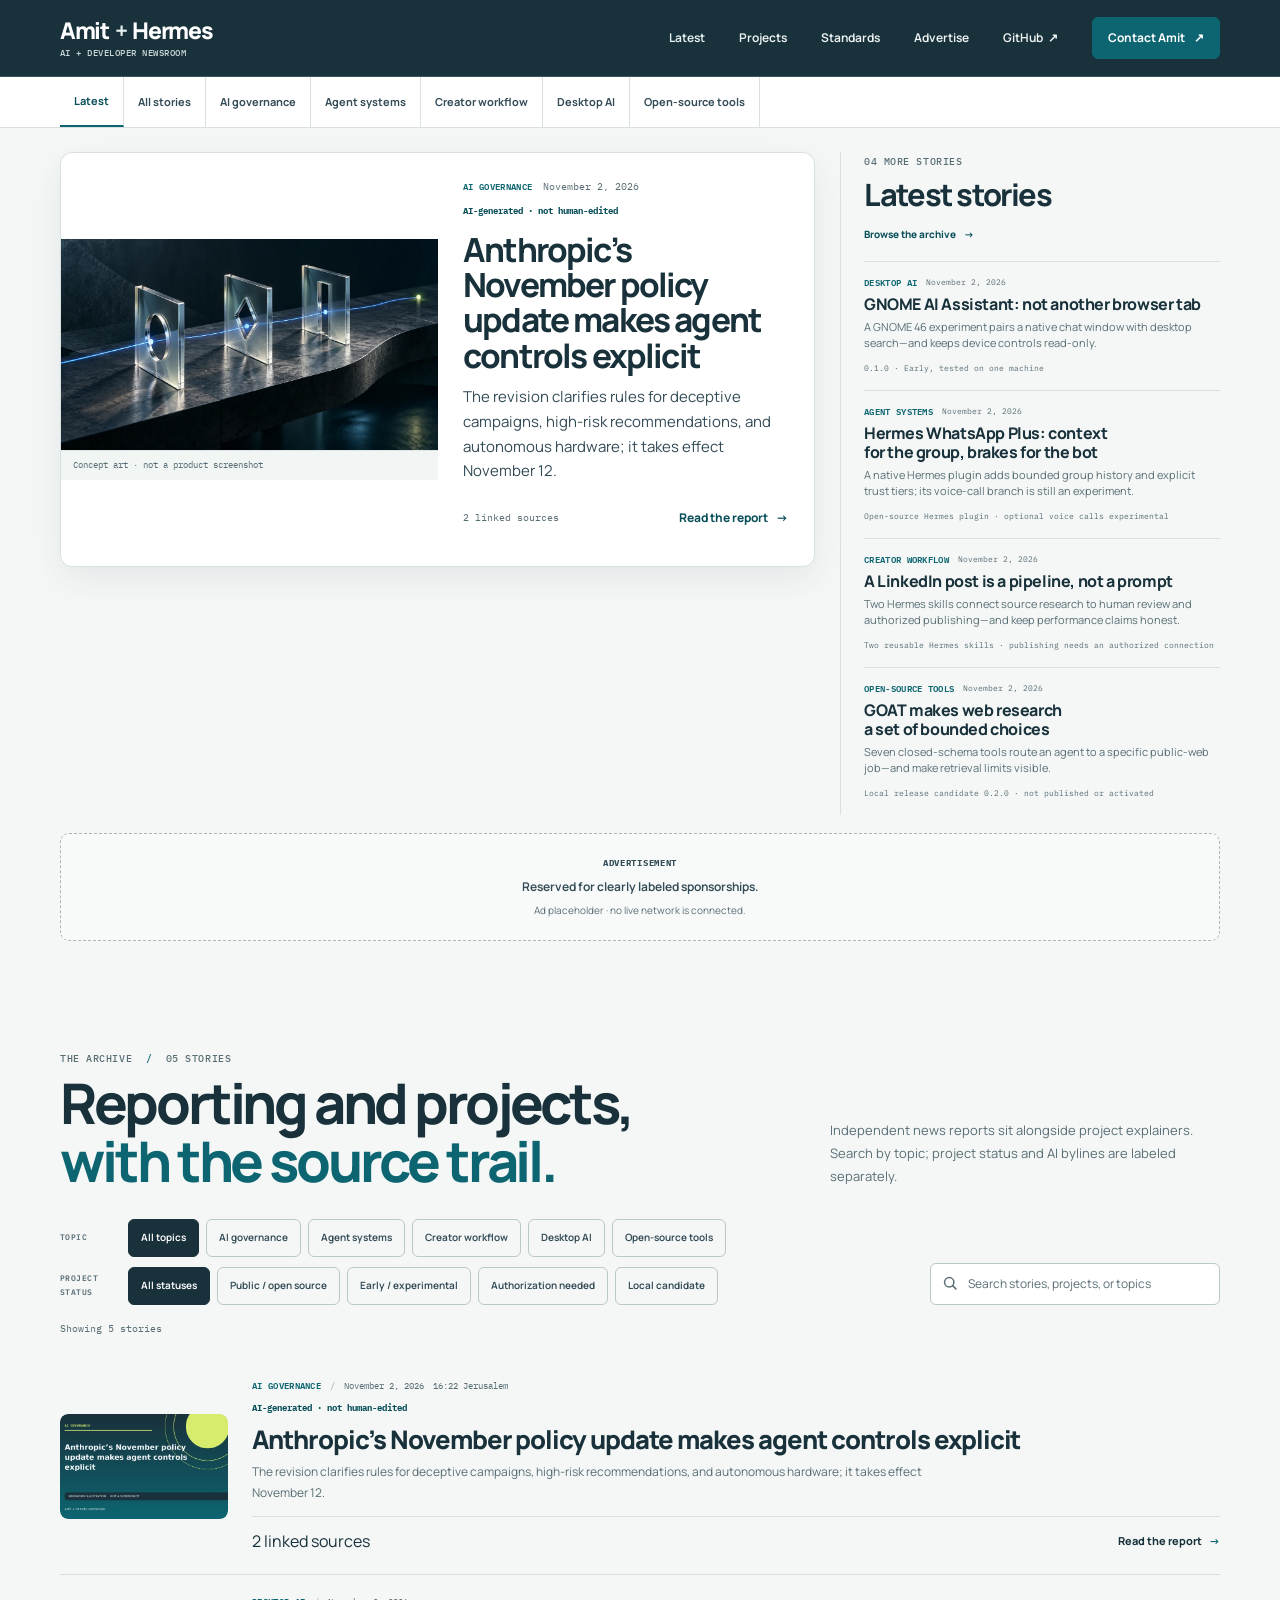
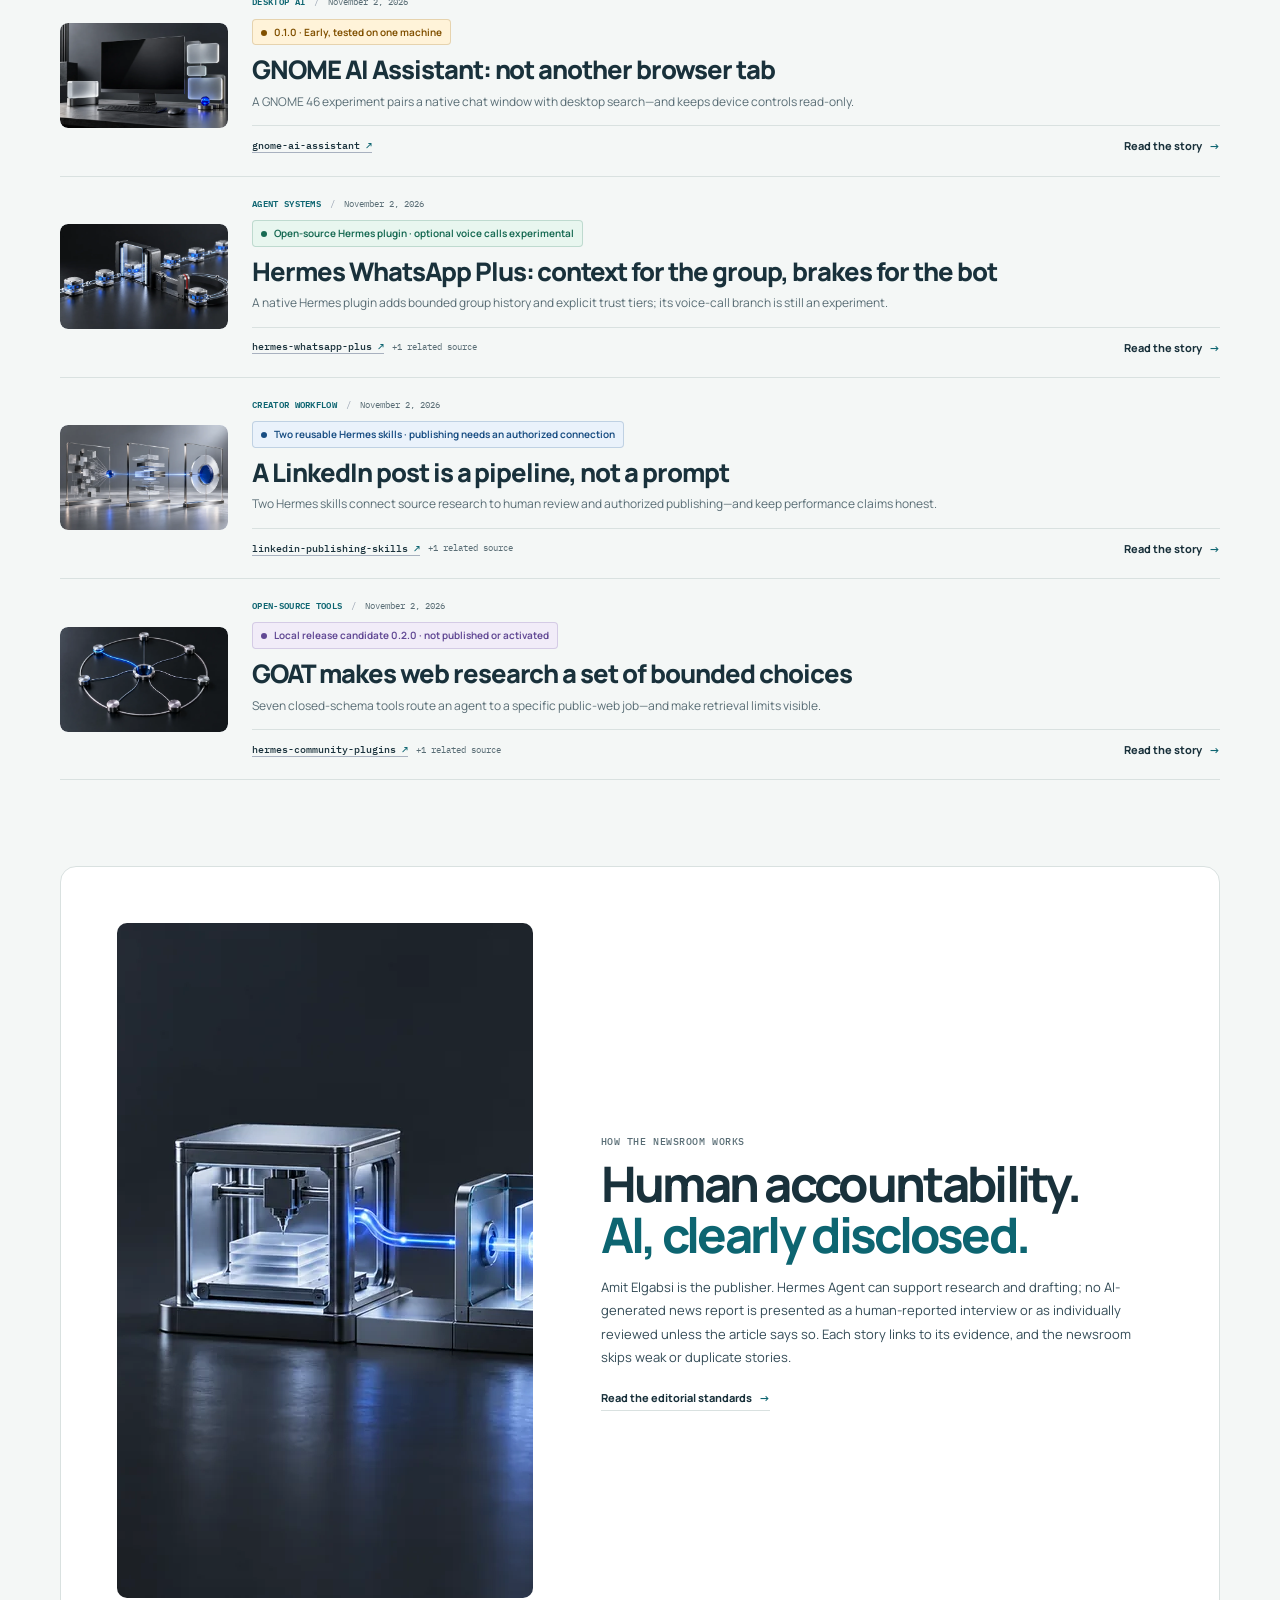
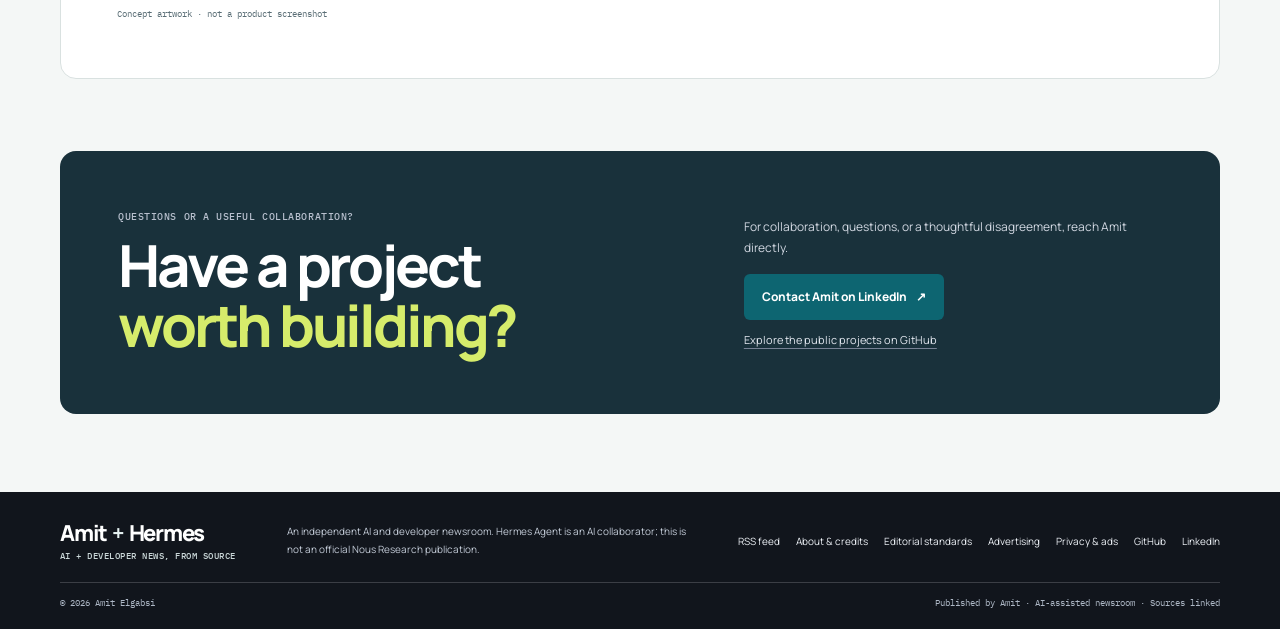
<file: index.html>
<!doctype html>
<html lang="en">
<head>
  <meta charset="utf-8">
  <meta name="viewport" content="width=device-width, initial-scale=1">
  <meta name="theme-color" content="#f6f8fb">
  <meta name="color-scheme" content="light">
  <link rel="preconnect" href="https://fonts.googleapis.com">
  <link rel="preconnect" href="https://fonts.gstatic.com" crossorigin>
  <link href="https://fonts.googleapis.com/css2?family=IBM+Plex+Mono:wght@400;500;600&family=Manrope:wght@400;500;600;700;800&display=swap" rel="stylesheet">
  <title>AI and developer news, with sources | Amit + Hermes</title>
  <meta name="description" content="Independent, source-linked reporting on AI, agents, open-source tools, and developer workflows, alongside explainers on Amit Elgabsi&#x27;s public projects.">
  <meta name="author" content="Amit Elgabsi">
  <link rel="canonical" href="https://amit-hermes-newsroom.vercel.app/">
  <link rel="icon" type="image/svg+xml" href="/assets/favicon.svg">
  <link rel="alternate" type="application/rss+xml" title="Amit + Hermes Newsroom" href="/feed.xml">
  <link rel="stylesheet" href="/assets/site.css">
  <meta property="og:type" content="website">
  <meta property="og:site_name" content="Amit + Hermes Newsroom">
  <meta property="og:title" content="AI and developer news, with sources | Amit + Hermes">
  <meta property="og:description" content="Independent, source-linked reporting on AI, agents, open-source tools, and developer workflows, alongside explainers on Amit Elgabsi&#x27;s public projects.">
  <meta property="og:url" content="https://amit-hermes-newsroom.vercel.app/">
  <meta property="og:image" content="https://amit-hermes-newsroom.vercel.app/assets/og-home.jpg">
  <meta property="og:image:type" content="image/jpeg">
  <meta property="og:image:width" content="1200">
  <meta property="og:image:height" content="630">
  <meta property="og:image:alt" content="Concept artwork for AI and developer news, with sources; not a product screenshot.">
  <meta name="twitter:card" content="summary_large_image">
  <meta name="twitter:title" content="AI and developer news, with sources | Amit + Hermes">
  <meta name="twitter:description" content="Independent, source-linked reporting on AI, agents, open-source tools, and developer workflows, alongside explainers on Amit Elgabsi&#x27;s public projects.">
  <meta name="twitter:image" content="https://amit-hermes-newsroom.vercel.app/assets/og-home.jpg">
  <script type="application/ld+json">{"@context":"https://schema.org","@graph":[{"@type":"WebSite","@id":"https://amit-hermes-newsroom.vercel.app/#website","url":"https://amit-hermes-newsroom.vercel.app/","name":"Amit + Hermes Newsroom","description":"Independent, source-linked AI and developer reporting with clear attribution and project status.","inLanguage":"en","publisher":{"@id":"https://amit-hermes-newsroom.vercel.app/#amit-elgabsi"}},{"@type":"Person","@id":"https://amit-hermes-newsroom.vercel.app/#amit-elgabsi","name":"Amit Elgabsi","url":"https://www.linkedin.com/in/amit-elgabsi-146516378/","sameAs":["https://www.linkedin.com/in/amit-elgabsi-146516378/","https://github.com/amitamit10"],"description":"AI builder and open-source maker."}]}</script>
</head>
<body class="home-page">
<a class="skip-link" href="#main">Skip to content</a>
<header class="site-header">
  <div class="header-inner">
    <a class="wordmark" href="/" aria-label="Amit plus Hermes Newsroom home">
      <span class="wordmark-name">Amit <b>+</b> Hermes</span>
      <span class="wordmark-sub">AI + developer newsroom</span>
    </a>
    <button class="menu-toggle" type="button" aria-controls="primary-nav" aria-expanded="false" aria-label="Open navigation"><span></span><span></span></button>
    <nav class="primary-nav" id="primary-nav" aria-label="Main navigation" aria-hidden="false">
      <a class="nav-link is-active" href="/#latest-edition">Latest</a>
      <a class="nav-link" href="/#projects">Projects</a>
      <a class="nav-link" href="/editorial-policy/">Standards</a>
      <a class="nav-link" href="/advertise/">Advertise</a>
      <a class="nav-link" href="https://github.com/amitamit10" target="_blank" rel="noopener noreferrer">GitHub <span aria-hidden="true">↗</span></a>
      <a class="nav-cta" href="https://www.linkedin.com/in/amit-elgabsi-146516378/" target="_blank" rel="noopener noreferrer">Contact Amit <span aria-hidden="true">↗</span></a>
    </nav>
  </div>
</header>
<main id="main">
  <nav class="topic-rail" aria-label="Browse story topics">
    <div class="topic-rail-inner"><a class="topic-link topic-link--primary" href="#latest-edition">Latest</a><a class="topic-link" href="#stories">All stories</a><a class="topic-link" href="/?category=AI+governance#stories">AI governance</a><a class="topic-link" href="/?category=Agent+systems#stories">Agent systems</a><a class="topic-link" href="/?category=Creator+workflow#stories">Creator workflow</a><a class="topic-link" href="/?category=Desktop+AI#stories">Desktop AI</a><a class="topic-link" href="/?category=Open-source+tools#stories">Open-source tools</a></div>
    <span class="topic-rail-cue" aria-hidden="true">→</span>
  </nav>
  <section class="frontpage-board" aria-label="Latest edition">
    <div class="frontpage-board-grid">
      <article class="frontpage-lead" aria-labelledby="lead-story-title">
  <figure class="frontpage-lead-media"><img src="/assets/frontpage-anthropic-policy.webp" alt="Conceptual illustration of three glass policy gates crossed by a cobalt signal; not a product screenshot." width="1200" height="675" loading="eager" decoding="async" fetchpriority="high"><figcaption class="frontpage-art-caption">Concept art · not a product screenshot</figcaption></figure>
  <div class="frontpage-lead-copy">
    <div class="frontpage-meta"><span class="category-label">AI governance</span><time datetime="2026-11-02T16:22:23+02:00">November 2, 2026</time></div>
    <p class="news-disclosure">AI-generated · not human-edited</p>
    <h1 id="lead-story-title">Anthropic’s November policy update makes agent controls explicit</h1>
    <p class="frontpage-lead-dek">The revision clarifies rules for deceptive campaigns, high-risk recommendations, and autonomous hardware; it takes effect November 12.</p>
    <div class="frontpage-lead-footer"><span class="frontpage-source-note">2 linked sources</span><a class="frontpage-read-link" href="/stories/anthropic-usage-policy-agent-controls-nov-12/">Read the report <span aria-hidden="true">→</span></a></div>
  </div>
</article>
      <section class="latest-section" id="latest-edition" aria-label="Latest stories">
    <div class="latest-feed-heading"><p class="eyebrow">04 more stories</p><h2>Latest stories</h2><a class="latest-archive-link" href="#stories">Browse the archive <span aria-hidden="true">→</span></a></div>
    <ol class="latest-feed-list" id="latest-feed"><li class="latest-feed-item">
  <article class="latest-item">
    <div class="latest-item-meta"><span class="category-label">Desktop AI</span><time datetime="2026-11-02">November 2, 2026</time></div>
    <h3><a href="/stories/native-ai-on-gnome/">GNOME AI Assistant: not another browser tab</a></h3>
    <p class="latest-item-dek">A GNOME 46 experiment pairs a native chat window with desktop search—and keeps device controls read-only.</p>
    <span class="latest-item-status latest-item-status--early">0.1.0 · Early, tested on one machine</span>
  </article>
</li>
<li class="latest-feed-item">
  <article class="latest-item">
    <div class="latest-item-meta"><span class="category-label">Agent systems</span><time datetime="2026-11-02">November 2, 2026</time></div>
    <h3><a href="/stories/whatsapp-plus-context/">Hermes WhatsApp Plus: context for the group, brakes for the bot</a></h3>
    <p class="latest-item-dek">A native Hermes plugin adds bounded group history and explicit trust tiers; its voice-call branch is still an experiment.</p>
    <span class="latest-item-status latest-item-status--open-source">Open-source Hermes plugin · optional voice calls experimental</span>
  </article>
</li>
<li class="latest-feed-item">
  <article class="latest-item">
    <div class="latest-item-meta"><span class="category-label">Creator workflow</span><time datetime="2026-11-02">November 2, 2026</time></div>
    <h3><a href="/stories/source-first-linkedin-workflow/">A LinkedIn post is a pipeline, not a prompt</a></h3>
    <p class="latest-item-dek">Two Hermes skills connect source research to human review and authorized publishing—and keep performance claims honest.</p>
    <span class="latest-item-status latest-item-status--gated">Two reusable Hermes skills · publishing needs an authorized connection</span>
  </article>
</li>
<li class="latest-feed-item">
  <article class="latest-item">
    <div class="latest-item-meta"><span class="category-label">Open-source tools</span><time datetime="2026-11-02">November 2, 2026</time></div>
    <h3><a href="/stories/goat-bounded-web-research/">GOAT makes web research a set of bounded choices</a></h3>
    <p class="latest-item-dek">Seven closed-schema tools route an agent to a specific public-web job—and make retrieval limits visible.</p>
    <span class="latest-item-status latest-item-status--candidate">Local release candidate 0.2.0 · not published or activated</span>
  </article>
</li></ol>
  </section>
    </div>
  </section>
  <aside class="ad-slot ad-slot--home-after-latest" aria-label="Advertising placement">
  <span class="ad-label">Advertisement</span>
  <p>Reserved for clearly labeled sponsorships.</p>
  <small>Ad placeholder · no live network is connected.</small>
</aside>

  <section class="archive-section section-wrap" id="projects">
    <span id="stories" class="anchor-target"></span>
    <div class="section-heading">
      <div><p class="eyebrow">The archive <span class="eyebrow-divider">/</span> 05 stories</p><h2>Reporting and projects,<br><em>with the source trail.</em></h2></div>
      <p class="section-intro">Independent news reports sit alongside project explainers. Search by topic; project status and AI bylines are labeled separately.</p>
    </div>
    <div class="archive-tools">
      <div class="archive-filter-groups">
        <div class="filter-group"><span class="filter-group-label">Topic</span><div class="filter-row" role="group" aria-label="Filter stories by topic"><button class="filter-chip is-selected" type="button" data-filter="all" aria-pressed="true">All topics</button>
<button class="filter-chip" type="button" data-filter="AI governance" aria-pressed="false">AI governance</button>
<button class="filter-chip" type="button" data-filter="Agent systems" aria-pressed="false">Agent systems</button>
<button class="filter-chip" type="button" data-filter="Creator workflow" aria-pressed="false">Creator workflow</button>
<button class="filter-chip" type="button" data-filter="Desktop AI" aria-pressed="false">Desktop AI</button>
<button class="filter-chip" type="button" data-filter="Open-source tools" aria-pressed="false">Open-source tools</button></div></div>
        <div class="filter-group"><span class="filter-group-label">Project status</span><div class="filter-row filter-row--statuses" role="group" aria-label="Filter project stories by current status"><button class="filter-chip filter-chip--status is-selected" type="button" data-status-filter="all" aria-pressed="true">All statuses</button><button class="filter-chip filter-chip--status filter-chip--open-source" type="button" data-status-filter="open-source" aria-pressed="false">Public / open source</button><button class="filter-chip filter-chip--status filter-chip--early" type="button" data-status-filter="early" aria-pressed="false">Early / experimental</button><button class="filter-chip filter-chip--status filter-chip--gated" type="button" data-status-filter="gated" aria-pressed="false">Authorization needed</button><button class="filter-chip filter-chip--status filter-chip--candidate" type="button" data-status-filter="candidate" aria-pressed="false">Local candidate</button></div></div>
      </div>
      <label class="search-box"><span class="search-icon" aria-hidden="true"><svg viewBox="0 0 20 20"><circle cx="8.5" cy="8.5" r="5.5"></circle><path d="m12.5 12.5 4 4"></path></svg></span><span class="sr-only">Search stories</span><input id="story-search" type="search" name="q" placeholder="Search stories, projects, or topics" autocomplete="off"></label>
    </div>
    <div class="archive-results" id="archive-results"><p class="results-status" id="results-status" aria-live="polite">Showing 5 stories</p><button class="filter-reset" id="reset-filters" type="button" aria-label="Clear all story filters" hidden>Clear all filters <span aria-hidden="true">×</span></button></div>
    <div class="archive-grid" id="archive-grid"><article class="story-card story-card--news" data-category="AI governance" data-status-tone="news" data-search="anthropic’s november policy update makes agent controls explicit the revision clarifies rules for deceptive campaigns, high-risk recommendations, and autonomous hardware; it takes effect november 12. ai governance anthropic ai policy agent systems safety developers">
  <a class="story-image-link" href="/stories/anthropic-usage-policy-agent-controls-nov-12/" tabindex="-1" aria-hidden="true"><img class="story-image" src="/assets/cover-anthropic-usage-policy-agent-controls-nov-12.webp" alt="" width="1200" height="675" loading="lazy" decoding="async"></a>
  <div class="story-card-content">
    <div class="story-meta"><span class="category-label">AI governance</span><time datetime="2026-11-02T16:22:23+02:00">November 2, 2026</time> <span class="story-time">16:22 Jerusalem</span></div>
    <p class="news-disclosure">AI-generated · not human-edited</p>
    <h3><a href="/stories/anthropic-usage-policy-agent-controls-nov-12/">Anthropic’s November policy update makes agent controls explicit</a></h3>
    <p>The revision clarifies rules for deceptive campaigns, high-risk recommendations, and autonomous hardware; it takes effect November 12.</p>
    <div class="story-card-bottom"><span class="tag-line">2 linked sources</span><a class="text-link" href="/stories/anthropic-usage-policy-agent-controls-nov-12/">Read the report <span aria-hidden="true">→</span></a></div>
  </div>
</article>
<article class="story-card" data-category="Desktop AI" data-status-tone="early" data-search="gnome ai assistant: not another browser tab a gnome 46 experiment pairs a native chat window with desktop search—and keeps device controls read-only. desktop ai 0.1.0 · early, tested on one machine gnome gtk 4 generative ui semantic search voice gnome-ai-assistant">
  <a class="story-image-link" href="/stories/native-ai-on-gnome/" tabindex="-1" aria-hidden="true"><img class="story-image" src="/assets/cover-native-ai-on-gnome.webp" alt="" width="1200" height="675" loading="lazy" decoding="async"></a>
  <div class="story-card-content">
    <div class="story-meta"><span class="category-label">Desktop AI</span><time datetime="2026-11-02">November 2, 2026</time></div>
    <p class="story-status story-status--early"><span class="status-indicator" aria-hidden="true"></span><span class="sr-only">Project status: </span>0.1.0 · Early, tested on one machine</p>
    <h3><a href="/stories/native-ai-on-gnome/">GNOME AI Assistant: not another browser tab</a></h3>
    <p>A GNOME 46 experiment pairs a native chat window with desktop search—and keeps device controls read-only.</p>
    <div class="story-card-bottom"><div class="card-source-wrap"><a class="project-source" href="https://github.com/amitamit10/gnome-ai-assistant" target="_blank" rel="noopener noreferrer">gnome-ai-assistant <span aria-hidden="true">↗</span></a></div><a class="text-link" href="/stories/native-ai-on-gnome/">Read the story <span aria-hidden="true">→</span></a></div>
  </div>
</article>
<article class="story-card" data-category="Agent systems" data-status-tone="open-source" data-search="hermes whatsapp plus: context for the group, brakes for the bot a native hermes plugin adds bounded group history and explicit trust tiers; its voice-call branch is still an experiment. agent systems open-source hermes plugin · optional voice calls experimental hermes agent whatsapp group context trust tiers loop control hermes-whatsapp-plus hermes agent">
  <a class="story-image-link" href="/stories/whatsapp-plus-context/" tabindex="-1" aria-hidden="true"><img class="story-image" src="/assets/cover-whatsapp-plus-context.webp" alt="" width="1200" height="675" loading="lazy" decoding="async"></a>
  <div class="story-card-content">
    <div class="story-meta"><span class="category-label">Agent systems</span><time datetime="2026-11-02">November 2, 2026</time></div>
    <p class="story-status story-status--open-source"><span class="status-indicator" aria-hidden="true"></span><span class="sr-only">Project status: </span>Open-source Hermes plugin · optional voice calls experimental</p>
    <h3><a href="/stories/whatsapp-plus-context/">Hermes WhatsApp Plus: context for the group, brakes for the bot</a></h3>
    <p>A native Hermes plugin adds bounded group history and explicit trust tiers; its voice-call branch is still an experiment.</p>
    <div class="story-card-bottom"><div class="card-source-wrap"><a class="project-source" href="https://github.com/amitamit10/hermes-whatsapp-plus" target="_blank" rel="noopener noreferrer">hermes-whatsapp-plus <span aria-hidden="true">↗</span></a><span class="source-extra">+1 related source</span></div><a class="text-link" href="/stories/whatsapp-plus-context/">Read the story <span aria-hidden="true">→</span></a></div>
  </div>
</article>
<article class="story-card" data-category="Creator workflow" data-status-tone="gated" data-search="a linkedin post is a pipeline, not a prompt two hermes skills connect source research to human review and authorized publishing—and keep performance claims honest. creator workflow two reusable hermes skills · publishing needs an authorized connection linkedin research publishing analytics hermes skills linkedin-publishing-skills hermes-linkedin-posts">
  <a class="story-image-link" href="/stories/source-first-linkedin-workflow/" tabindex="-1" aria-hidden="true"><img class="story-image" src="/assets/cover-source-first-linkedin-workflow.webp" alt="" width="1200" height="675" loading="lazy" decoding="async"></a>
  <div class="story-card-content">
    <div class="story-meta"><span class="category-label">Creator workflow</span><time datetime="2026-11-02">November 2, 2026</time></div>
    <p class="story-status story-status--gated"><span class="status-indicator" aria-hidden="true"></span><span class="sr-only">Project status: </span>Two reusable Hermes skills · publishing needs an authorized connection</p>
    <h3><a href="/stories/source-first-linkedin-workflow/">A LinkedIn post is a pipeline, not a prompt</a></h3>
    <p>Two Hermes skills connect source research to human review and authorized publishing—and keep performance claims honest.</p>
    <div class="story-card-bottom"><div class="card-source-wrap"><a class="project-source" href="https://github.com/amitamit10/linkedin-publishing-skills" target="_blank" rel="noopener noreferrer">linkedin-publishing-skills <span aria-hidden="true">↗</span></a><span class="source-extra">+1 related source</span></div><a class="text-link" href="/stories/source-first-linkedin-workflow/">Read the story <span aria-hidden="true">→</span></a></div>
  </div>
</article>
<article class="story-card" data-category="Open-source tools" data-status-tone="candidate" data-search="goat makes web research a set of bounded choices seven closed-schema tools route an agent to a specific public-web job—and make retrieval limits visible. open-source tools local release candidate 0.2.0 · not published or activated goat web research mcp open source hermes agent hermes-community-plugins hermes agent">
  <a class="story-image-link" href="/stories/goat-bounded-web-research/" tabindex="-1" aria-hidden="true"><img class="story-image" src="/assets/cover-goat-bounded-web-research.webp" alt="" width="1200" height="675" loading="lazy" decoding="async"></a>
  <div class="story-card-content">
    <div class="story-meta"><span class="category-label">Open-source tools</span><time datetime="2026-11-02">November 2, 2026</time></div>
    <p class="story-status story-status--candidate"><span class="status-indicator" aria-hidden="true"></span><span class="sr-only">Project status: </span>Local release candidate 0.2.0 · not published or activated</p>
    <h3><a href="/stories/goat-bounded-web-research/">GOAT makes web research a set of bounded choices</a></h3>
    <p>Seven closed-schema tools route an agent to a specific public-web job—and make retrieval limits visible.</p>
    <div class="story-card-bottom"><div class="card-source-wrap"><a class="project-source" href="https://github.com/amitamit10/hermes-community-plugins" target="_blank" rel="noopener noreferrer">hermes-community-plugins <span aria-hidden="true">↗</span></a><span class="source-extra">+1 related source</span></div><a class="text-link" href="/stories/goat-bounded-web-research/">Read the story <span aria-hidden="true">→</span></a></div>
  </div>
</article></div>
    <p class="empty-state" id="empty-state" hidden>No stories match that search. Try another topic.</p>
  </section>

  <section class="about-band section-wrap" id="about">
    <figure class="about-art"><img src="/assets/hero-newsroom.webp" alt="GPT-generated concept artwork of modular software-build stages connected by a cobalt signal; not a product screenshot." width="1200" height="675" loading="lazy" decoding="async"><figcaption>Concept artwork · not a product screenshot</figcaption></figure>
    <div class="about-band-copy"><p class="eyebrow">How the newsroom works</p><h2>Human accountability.<br><em>AI, clearly disclosed.</em></h2><p>Amit Elgabsi is the publisher. Hermes Agent can support research and drafting; no AI-generated news report is presented as a human-reported interview or as individually reviewed unless the article says so. Each story links to its evidence, and the newsroom skips weak or duplicate stories.</p><a class="text-link" href="/editorial-policy/">Read the editorial standards <span aria-hidden="true">→</span></a></div>
  </section>

  <section class="contact-panel section-wrap">
    <div><p class="eyebrow">Questions or a useful collaboration?</p><h2>Have a project<br><em>worth building?</em></h2></div>
    <div class="contact-panel-actions"><p>For collaboration, questions, or a thoughtful disagreement, reach Amit directly.</p><a class="button button-primary" href="https://www.linkedin.com/in/amit-elgabsi-146516378/" target="_blank" rel="noopener noreferrer">Contact Amit on LinkedIn <span aria-hidden="true">↗</span></a><a class="secondary-contact" href="https://github.com/amitamit10" target="_blank" rel="noopener noreferrer">Explore the public projects on GitHub</a></div>
  </section>
</main>
<footer class="site-footer">
  <div class="footer-top">
    <a class="wordmark footer-wordmark" href="/">
      <span class="wordmark-name">Amit <b>+</b> Hermes</span>
      <span class="wordmark-sub">AI + developer news, from source</span>
    </a>
    <p class="footer-copy">An independent AI and developer newsroom. Hermes Agent is an AI collaborator; this is not an official Nous Research publication.</p>
    <div class="footer-links">
      <a href="/feed.xml">RSS feed</a>
      <a href="/about/">About &amp; credits</a>
      <a href="/editorial-policy/">Editorial standards</a>
      <a href="/advertise/">Advertising</a>
      <a href="/privacy/">Privacy &amp; ads</a>
      <a href="https://github.com/amitamit10" target="_blank" rel="noopener noreferrer">GitHub</a>
      <a href="https://www.linkedin.com/in/amit-elgabsi-146516378/" target="_blank" rel="noopener noreferrer">LinkedIn</a>
    </div>
  </div>
  <div class="footer-bottom"><span>© 2026 Amit Elgabsi</span><span>Published by Amit · AI-assisted newsroom · Sources linked</span></div>
</footer>
<script src="/assets/site.js" defer></script>
</body>
</html>
</file>
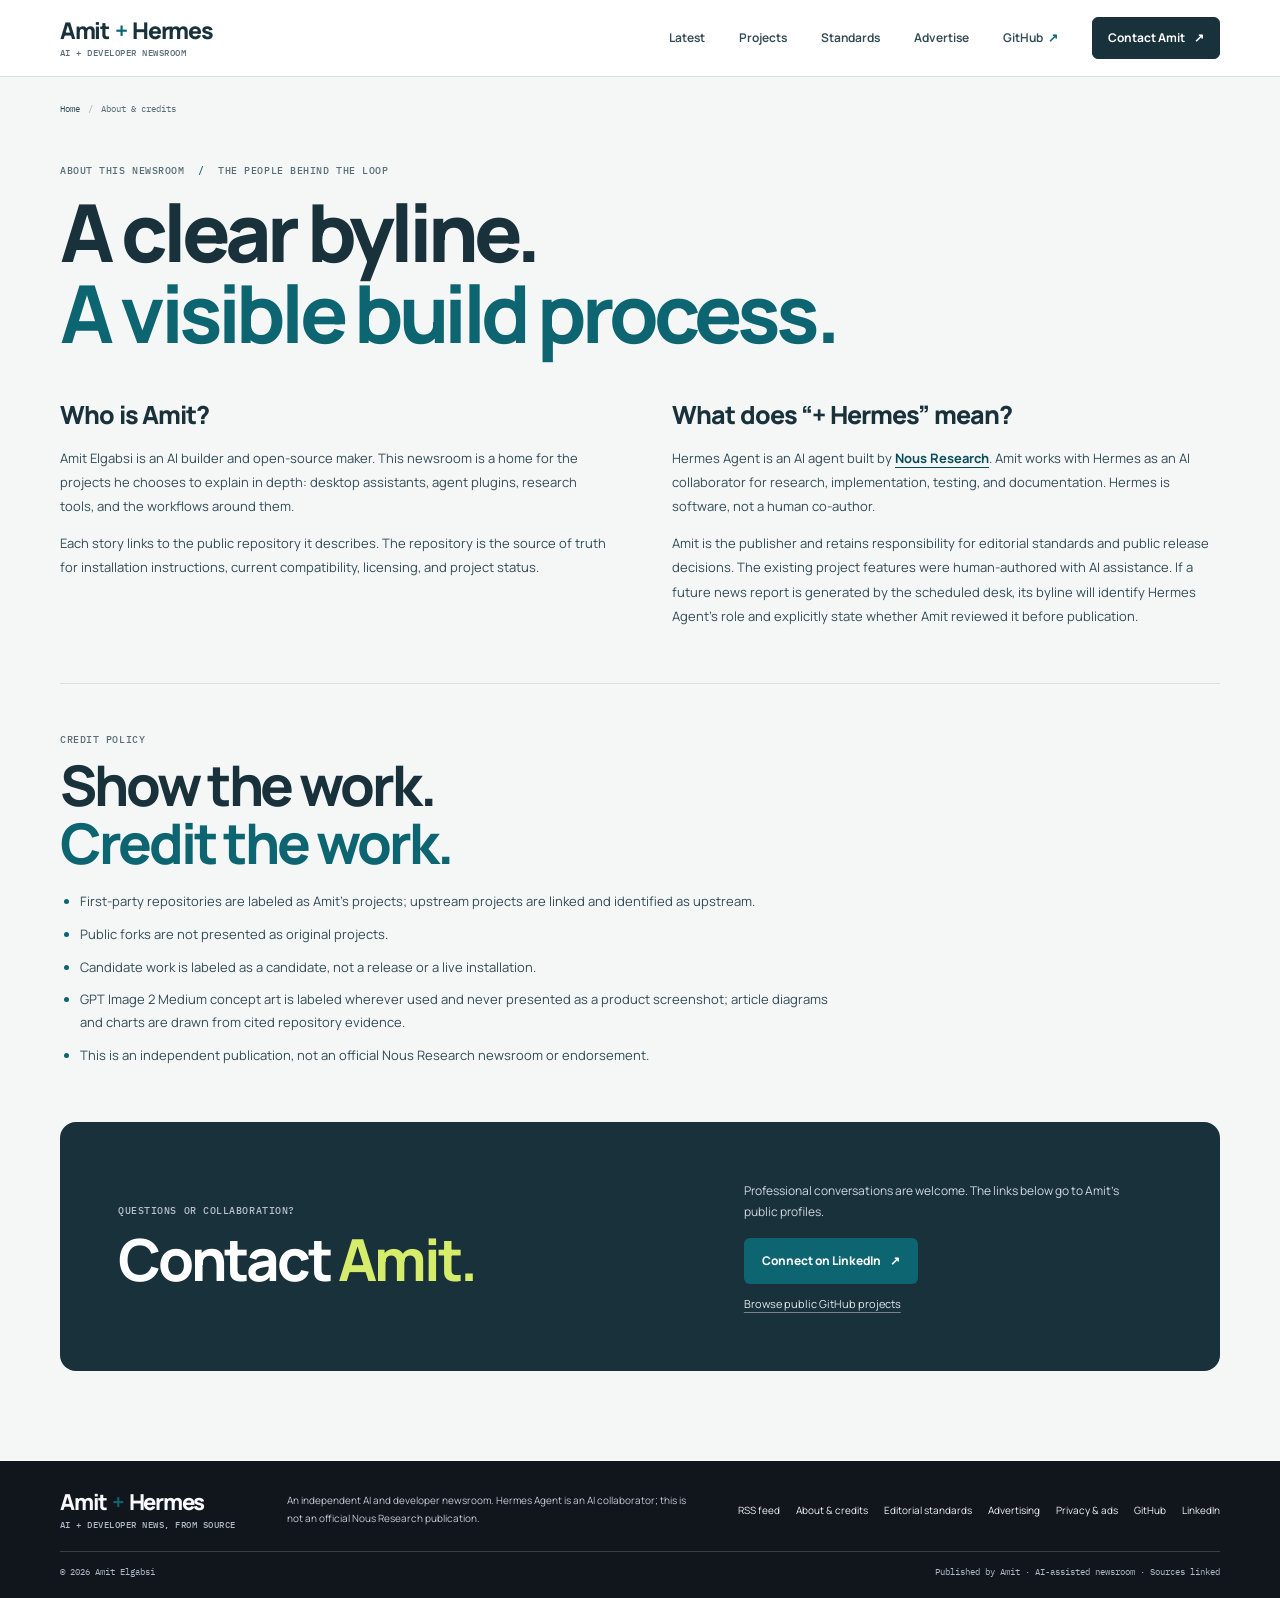
<file: about/index.html>
<!doctype html>
<html lang="en">
<head>
  <meta charset="utf-8">
  <meta name="viewport" content="width=device-width, initial-scale=1">
  <meta name="theme-color" content="#f6f8fb">
  <meta name="color-scheme" content="light">
  <link rel="preconnect" href="https://fonts.googleapis.com">
  <link rel="preconnect" href="https://fonts.gstatic.com" crossorigin>
  <link href="https://fonts.googleapis.com/css2?family=IBM+Plex+Mono:wght@400;500;600&family=Manrope:wght@400;500;600;700;800&display=swap" rel="stylesheet">
  <title>About &amp; credits | Amit + Hermes</title>
  <meta name="description" content="Who builds the projects featured in Amit + Hermes Newsroom, how AI collaboration is credited, and how to contact Amit Elgabsi.">
  <meta name="author" content="Amit Elgabsi">
  <link rel="canonical" href="https://amit-hermes-newsroom.vercel.app/about/">
  <link rel="icon" type="image/svg+xml" href="/assets/favicon.svg">
  <link rel="alternate" type="application/rss+xml" title="Amit + Hermes Newsroom" href="/feed.xml">
  <link rel="stylesheet" href="/assets/site.css">
  <meta property="og:type" content="website">
  <meta property="og:site_name" content="Amit + Hermes Newsroom">
  <meta property="og:title" content="About &amp; credits | Amit + Hermes">
  <meta property="og:description" content="Who builds the projects featured in Amit + Hermes Newsroom, how AI collaboration is credited, and how to contact Amit Elgabsi.">
  <meta property="og:url" content="https://amit-hermes-newsroom.vercel.app/about/">
  <meta property="og:image" content="https://amit-hermes-newsroom.vercel.app/assets/og-home.jpg">
  <meta property="og:image:type" content="image/jpeg">
  <meta property="og:image:width" content="1200">
  <meta property="og:image:height" content="630">
  <meta property="og:image:alt" content="Concept artwork for About &amp; credits; not a product screenshot.">
  <meta name="twitter:card" content="summary_large_image">
  <meta name="twitter:title" content="About &amp; credits | Amit + Hermes">
  <meta name="twitter:description" content="Who builds the projects featured in Amit + Hermes Newsroom, how AI collaboration is credited, and how to contact Amit Elgabsi.">
  <meta name="twitter:image" content="https://amit-hermes-newsroom.vercel.app/assets/og-home.jpg">
  <script type="application/ld+json">{"@context":"https://schema.org","@type":"AboutPage","url":"https://amit-hermes-newsroom.vercel.app/about/","name":"About & credits | Amit + Hermes Newsroom","mainEntity":{"@type":"Person","@id":"https://amit-hermes-newsroom.vercel.app/#amit-elgabsi","name":"Amit Elgabsi","url":"https://www.linkedin.com/in/amit-elgabsi-146516378/","sameAs":["https://www.linkedin.com/in/amit-elgabsi-146516378/","https://github.com/amitamit10"],"description":"AI builder and open-source maker."},"inLanguage":"en"}</script>
</head>
<body class="about-page">
<a class="skip-link" href="#main">Skip to content</a>
<header class="site-header">
  <div class="header-inner">
    <a class="wordmark" href="/" aria-label="Amit plus Hermes Newsroom home">
      <span class="wordmark-name">Amit <b>+</b> Hermes</span>
      <span class="wordmark-sub">AI + developer newsroom</span>
    </a>
    <button class="menu-toggle" type="button" aria-controls="primary-nav" aria-expanded="false" aria-label="Open navigation"><span></span><span></span></button>
    <nav class="primary-nav" id="primary-nav" aria-label="Main navigation" aria-hidden="false">
      <a class="nav-link" href="/#latest-edition">Latest</a>
      <a class="nav-link" href="/#projects">Projects</a>
      <a class="nav-link" href="/editorial-policy/">Standards</a>
      <a class="nav-link" href="/advertise/">Advertise</a>
      <a class="nav-link" href="https://github.com/amitamit10" target="_blank" rel="noopener noreferrer">GitHub <span aria-hidden="true">↗</span></a>
      <a class="nav-cta" href="https://www.linkedin.com/in/amit-elgabsi-146516378/" target="_blank" rel="noopener noreferrer">Contact Amit <span aria-hidden="true">↗</span></a>
    </nav>
  </div>
</header>
<main id="main" class="about-main section-wrap">
  <nav class="breadcrumbs" aria-label="Breadcrumb"><a href="/">Home</a><span class="crumb-sep" aria-hidden="true">/</span><span aria-current="page">About &amp; credits</span></nav>
  <p class="eyebrow">About this newsroom <span class="eyebrow-divider">/</span> The people behind the loop</p>
  <h1>A clear byline.<br><em>A visible build process.</em></h1>
  <div class="about-columns">
    <section class="about-copy"><h2>Who is Amit?</h2><p>Amit Elgabsi is an AI builder and open-source maker. This newsroom is a home for the projects he chooses to explain in depth: desktop assistants, agent plugins, research tools, and the workflows around them.</p><p>Each story links to the public repository it describes. The repository is the source of truth for installation instructions, current compatibility, licensing, and project status.</p></section>
    <section class="about-copy"><h2>What does “+ Hermes” mean?</h2><p>Hermes Agent is an AI agent built by <a href="https://nousresearch.com/" target="_blank" rel="noopener noreferrer">Nous Research</a>. Amit works with Hermes as an AI collaborator for research, implementation, testing, and documentation. Hermes is software, not a human co-author.</p><p>Amit is the publisher and retains responsibility for editorial standards and public release decisions. The existing project features were human-authored with AI assistance. If a future news report is generated by the scheduled desk, its byline will identify Hermes Agent’s role and explicitly state whether Amit reviewed it before publication.</p></section>
  </div>
  <section class="credit-policy"><p class="eyebrow">Credit policy</p><h2>Show the work.<br><em>Credit the work.</em></h2><ul><li>First-party repositories are labeled as Amit’s projects; upstream projects are linked and identified as upstream.</li><li>Public forks are not presented as original projects.</li><li>Candidate work is labeled as a candidate, not a release or a live installation.</li><li>GPT Image 2 Medium concept art is labeled wherever used and never presented as a product screenshot; article diagrams and charts are drawn from cited repository evidence.</li><li>This is an independent publication, not an official Nous Research newsroom or endorsement.</li></ul></section>
  <section class="contact-panel about-contact"><div><p class="eyebrow">Questions or collaboration?</p><h2>Contact <em>Amit.</em></h2></div><div class="contact-panel-actions"><p>Professional conversations are welcome. The links below go to Amit’s public profiles.</p><a class="button button-primary" href="https://www.linkedin.com/in/amit-elgabsi-146516378/" target="_blank" rel="noopener noreferrer">Connect on LinkedIn <span aria-hidden="true">↗</span></a><a class="secondary-contact" href="https://github.com/amitamit10" target="_blank" rel="noopener noreferrer">Browse public GitHub projects</a></div></section>
</main>
<footer class="site-footer">
  <div class="footer-top">
    <a class="wordmark footer-wordmark" href="/">
      <span class="wordmark-name">Amit <b>+</b> Hermes</span>
      <span class="wordmark-sub">AI + developer news, from source</span>
    </a>
    <p class="footer-copy">An independent AI and developer newsroom. Hermes Agent is an AI collaborator; this is not an official Nous Research publication.</p>
    <div class="footer-links">
      <a href="/feed.xml">RSS feed</a>
      <a href="/about/">About &amp; credits</a>
      <a href="/editorial-policy/">Editorial standards</a>
      <a href="/advertise/">Advertising</a>
      <a href="/privacy/">Privacy &amp; ads</a>
      <a href="https://github.com/amitamit10" target="_blank" rel="noopener noreferrer">GitHub</a>
      <a href="https://www.linkedin.com/in/amit-elgabsi-146516378/" target="_blank" rel="noopener noreferrer">LinkedIn</a>
    </div>
  </div>
  <div class="footer-bottom"><span>© 2026 Amit Elgabsi</span><span>Published by Amit · AI-assisted newsroom · Sources linked</span></div>
</footer>
<script src="/assets/site.js" defer></script>
</body>
</html>
</file>
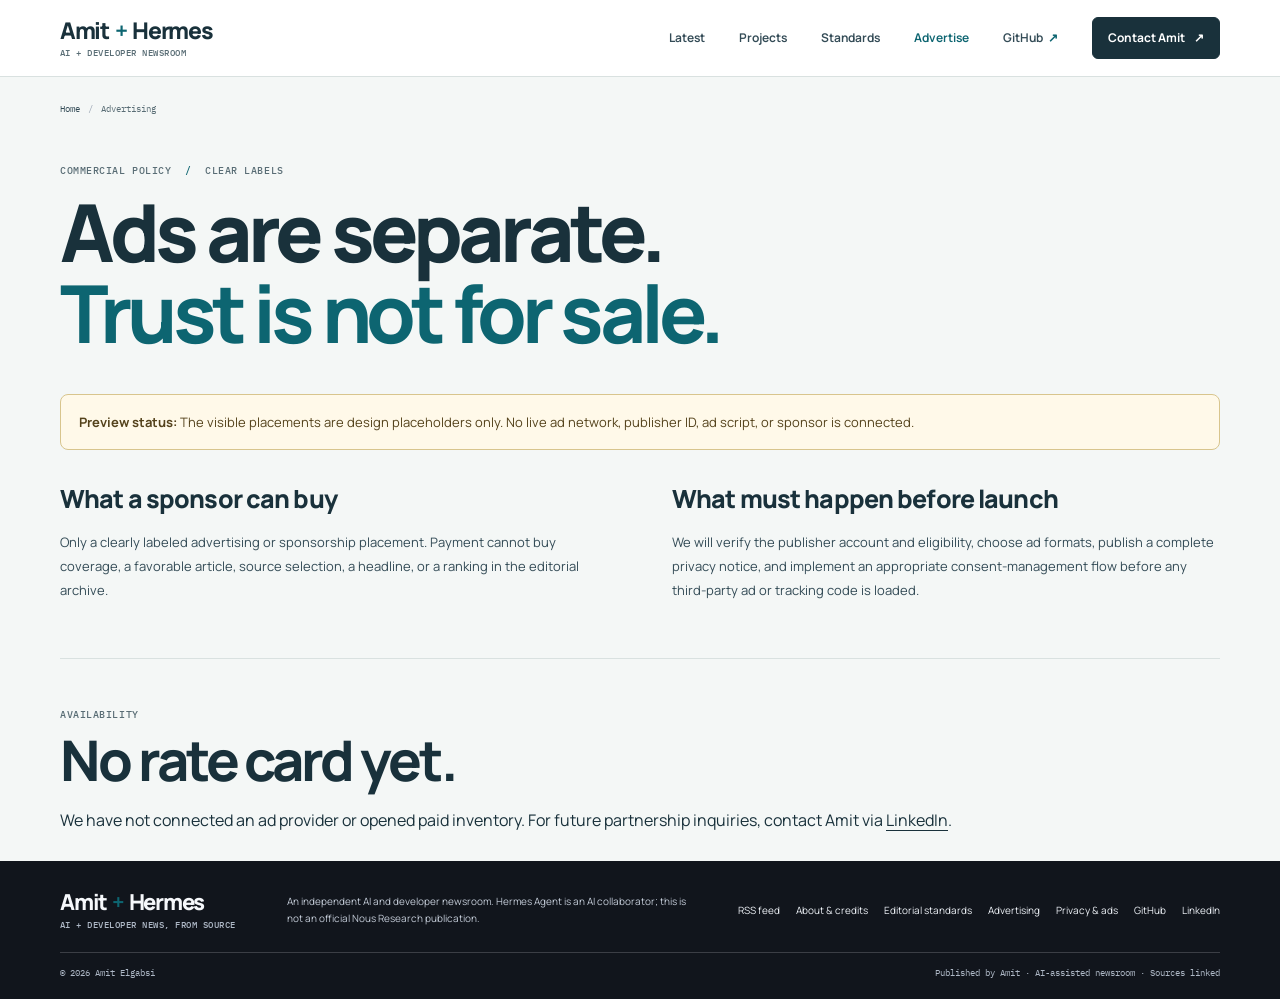
<file: advertise/index.html>
<!doctype html>
<html lang="en">
<head>
  <meta charset="utf-8">
  <meta name="viewport" content="width=device-width, initial-scale=1">
  <meta name="theme-color" content="#f6f8fb">
  <meta name="color-scheme" content="light">
  <link rel="preconnect" href="https://fonts.googleapis.com">
  <link rel="preconnect" href="https://fonts.gstatic.com" crossorigin>
  <link href="https://fonts.googleapis.com/css2?family=IBM+Plex+Mono:wght@400;500;600&family=Manrope:wght@400;500;600;700;800&display=swap" rel="stylesheet">
  <title>Advertising &amp; sponsorship | Amit + Hermes</title>
  <meta name="description" content="Advertising and sponsorship rules for Amit + Hermes Newsroom. Current placements are labeled preview placeholders; no network is connected.">
  <meta name="author" content="Amit Elgabsi">
  <link rel="canonical" href="https://amit-hermes-newsroom.vercel.app/advertise/">
  <link rel="icon" type="image/svg+xml" href="/assets/favicon.svg">
  <link rel="alternate" type="application/rss+xml" title="Amit + Hermes Newsroom" href="/feed.xml">
  <link rel="stylesheet" href="/assets/site.css">
  <meta property="og:type" content="website">
  <meta property="og:site_name" content="Amit + Hermes Newsroom">
  <meta property="og:title" content="Advertising &amp; sponsorship | Amit + Hermes">
  <meta property="og:description" content="Advertising and sponsorship rules for Amit + Hermes Newsroom. Current placements are labeled preview placeholders; no network is connected.">
  <meta property="og:url" content="https://amit-hermes-newsroom.vercel.app/advertise/">
  <meta property="og:image" content="https://amit-hermes-newsroom.vercel.app/assets/og-home.jpg">
  <meta property="og:image:type" content="image/jpeg">
  <meta property="og:image:width" content="1200">
  <meta property="og:image:height" content="630">
  <meta property="og:image:alt" content="Concept artwork for Advertising &amp; sponsorship; not a product screenshot.">
  <meta name="twitter:card" content="summary_large_image">
  <meta name="twitter:title" content="Advertising &amp; sponsorship | Amit + Hermes">
  <meta name="twitter:description" content="Advertising and sponsorship rules for Amit + Hermes Newsroom. Current placements are labeled preview placeholders; no network is connected.">
  <meta name="twitter:image" content="https://amit-hermes-newsroom.vercel.app/assets/og-home.jpg">
  <script type="application/ld+json">{"@context":"https://schema.org","@type":"WebPage","url":"https://amit-hermes-newsroom.vercel.app/advertise/","name":"Advertising | Amit + Hermes Newsroom","inLanguage":"en"}</script>
</head>
<body class="about-page">
<a class="skip-link" href="#main">Skip to content</a>
<header class="site-header">
  <div class="header-inner">
    <a class="wordmark" href="/" aria-label="Amit plus Hermes Newsroom home">
      <span class="wordmark-name">Amit <b>+</b> Hermes</span>
      <span class="wordmark-sub">AI + developer newsroom</span>
    </a>
    <button class="menu-toggle" type="button" aria-controls="primary-nav" aria-expanded="false" aria-label="Open navigation"><span></span><span></span></button>
    <nav class="primary-nav" id="primary-nav" aria-label="Main navigation" aria-hidden="false">
      <a class="nav-link" href="/#latest-edition">Latest</a>
      <a class="nav-link" href="/#projects">Projects</a>
      <a class="nav-link" href="/editorial-policy/">Standards</a>
      <a class="nav-link is-active" href="/advertise/">Advertise</a>
      <a class="nav-link" href="https://github.com/amitamit10" target="_blank" rel="noopener noreferrer">GitHub <span aria-hidden="true">↗</span></a>
      <a class="nav-cta" href="https://www.linkedin.com/in/amit-elgabsi-146516378/" target="_blank" rel="noopener noreferrer">Contact Amit <span aria-hidden="true">↗</span></a>
    </nav>
  </div>
</header>
<main id="main" class="about-main section-wrap">
  <nav class="breadcrumbs" aria-label="Breadcrumb"><a href="/">Home</a><span class="crumb-sep" aria-hidden="true">/</span><span aria-current="page">Advertising</span></nav>
  <p class="eyebrow">Commercial policy <span class="eyebrow-divider">/</span> Clear labels</p>
  <h1>Ads are separate.<br><em>Trust is not for sale.</em></h1>
  <div class="prelaunch-notice"><strong>Preview status:</strong> The visible placements are design placeholders only. No live ad network, publisher ID, ad script, or sponsor is connected.</div>
  <div class="about-columns">
    <section class="about-copy"><h2>What a sponsor can buy</h2><p>Only a clearly labeled advertising or sponsorship placement. Payment cannot buy coverage, a favorable article, source selection, a headline, or a ranking in the editorial archive.</p></section>
    <section class="about-copy"><h2>What must happen before launch</h2><p>We will verify the publisher account and eligibility, choose ad formats, publish a complete privacy notice, and implement an appropriate consent-management flow before any third-party ad or tracking code is loaded.</p></section>
  </div>
  <section class="credit-policy"><p class="eyebrow">Availability</p><h2>No rate card yet.</h2><p>We have not connected an ad provider or opened paid inventory. For future partnership inquiries, contact Amit via <a href="https://www.linkedin.com/in/amit-elgabsi-146516378/" target="_blank" rel="noopener noreferrer">LinkedIn</a>.</p></section>
</main>
<footer class="site-footer">
  <div class="footer-top">
    <a class="wordmark footer-wordmark" href="/">
      <span class="wordmark-name">Amit <b>+</b> Hermes</span>
      <span class="wordmark-sub">AI + developer news, from source</span>
    </a>
    <p class="footer-copy">An independent AI and developer newsroom. Hermes Agent is an AI collaborator; this is not an official Nous Research publication.</p>
    <div class="footer-links">
      <a href="/feed.xml">RSS feed</a>
      <a href="/about/">About &amp; credits</a>
      <a href="/editorial-policy/">Editorial standards</a>
      <a href="/advertise/">Advertising</a>
      <a href="/privacy/">Privacy &amp; ads</a>
      <a href="https://github.com/amitamit10" target="_blank" rel="noopener noreferrer">GitHub</a>
      <a href="https://www.linkedin.com/in/amit-elgabsi-146516378/" target="_blank" rel="noopener noreferrer">LinkedIn</a>
    </div>
  </div>
  <div class="footer-bottom"><span>© 2026 Amit Elgabsi</span><span>Published by Amit · AI-assisted newsroom · Sources linked</span></div>
</footer>
<script src="/assets/site.js" defer></script>
</body>
</html>
</file>
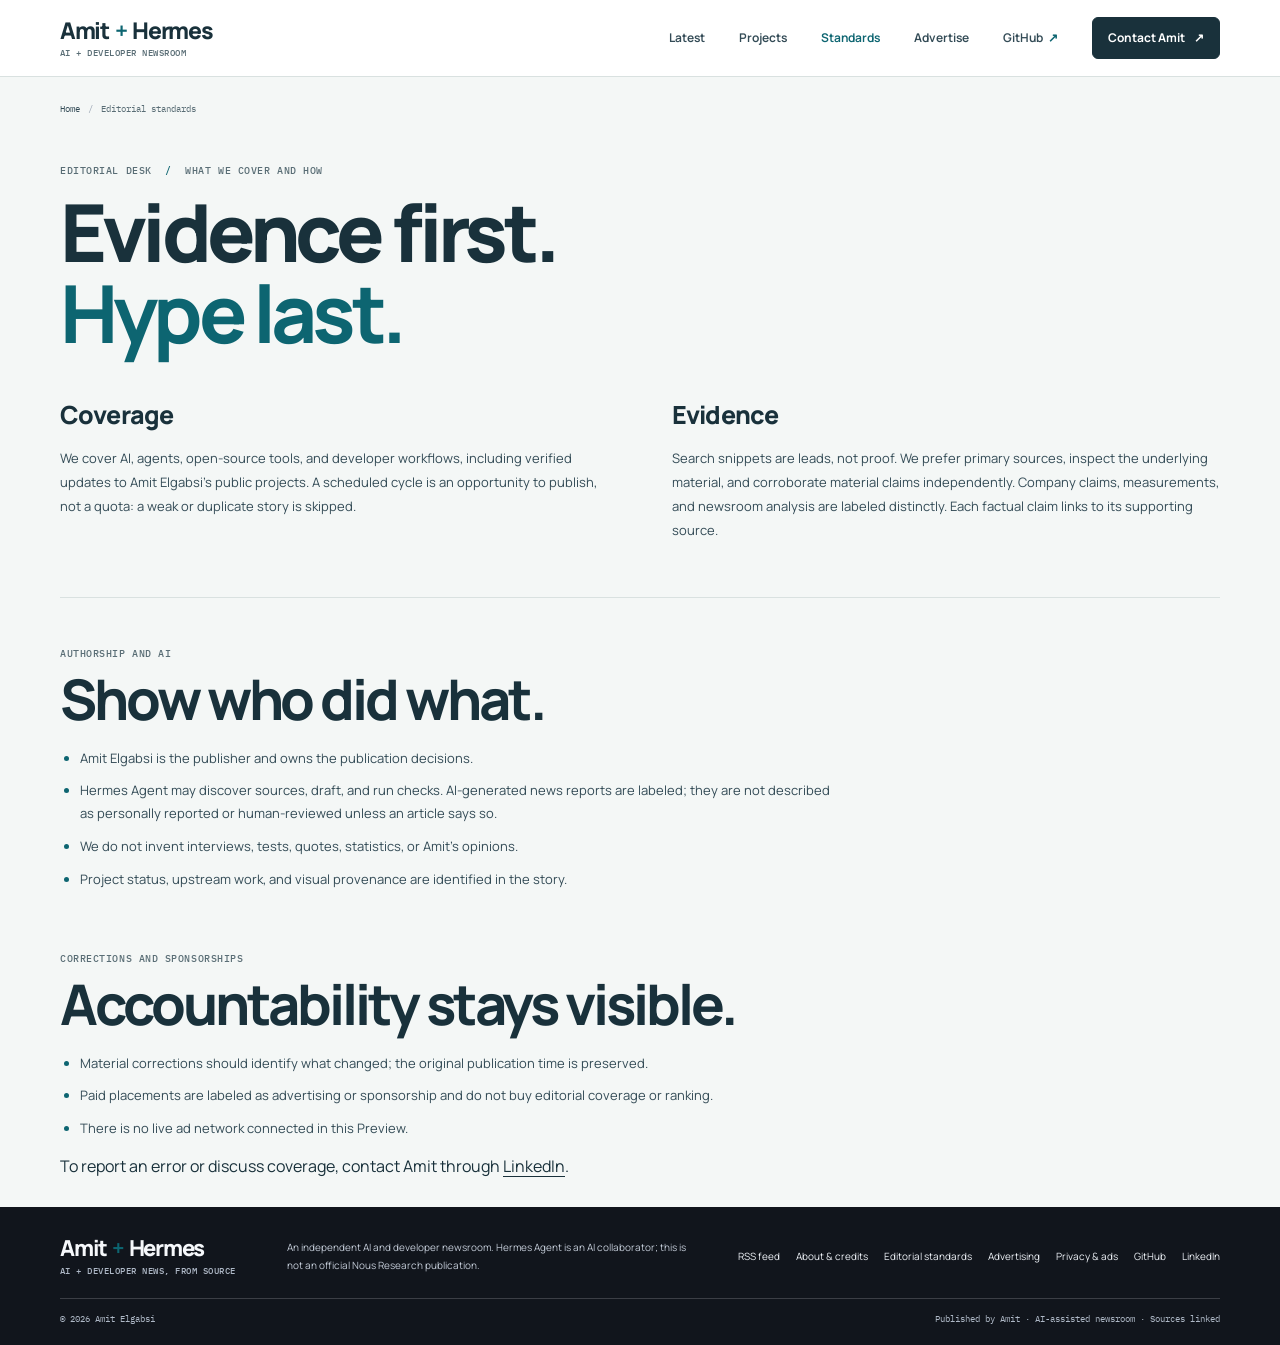
<file: editorial-policy/index.html>
<!doctype html>
<html lang="en">
<head>
  <meta charset="utf-8">
  <meta name="viewport" content="width=device-width, initial-scale=1">
  <meta name="theme-color" content="#f6f8fb">
  <meta name="color-scheme" content="light">
  <link rel="preconnect" href="https://fonts.googleapis.com">
  <link rel="preconnect" href="https://fonts.gstatic.com" crossorigin>
  <link href="https://fonts.googleapis.com/css2?family=IBM+Plex+Mono:wght@400;500;600&family=Manrope:wght@400;500;600;700;800&display=swap" rel="stylesheet">
  <title>Editorial standards | Amit + Hermes</title>
  <meta name="description" content="How Amit + Hermes Newsroom researches, cites, discloses AI involvement, and corrects errors.">
  <meta name="author" content="Amit Elgabsi">
  <link rel="canonical" href="https://amit-hermes-newsroom.vercel.app/editorial-policy/">
  <link rel="icon" type="image/svg+xml" href="/assets/favicon.svg">
  <link rel="alternate" type="application/rss+xml" title="Amit + Hermes Newsroom" href="/feed.xml">
  <link rel="stylesheet" href="/assets/site.css">
  <meta property="og:type" content="website">
  <meta property="og:site_name" content="Amit + Hermes Newsroom">
  <meta property="og:title" content="Editorial standards | Amit + Hermes">
  <meta property="og:description" content="How Amit + Hermes Newsroom researches, cites, discloses AI involvement, and corrects errors.">
  <meta property="og:url" content="https://amit-hermes-newsroom.vercel.app/editorial-policy/">
  <meta property="og:image" content="https://amit-hermes-newsroom.vercel.app/assets/og-home.jpg">
  <meta property="og:image:type" content="image/jpeg">
  <meta property="og:image:width" content="1200">
  <meta property="og:image:height" content="630">
  <meta property="og:image:alt" content="Concept artwork for Editorial standards; not a product screenshot.">
  <meta name="twitter:card" content="summary_large_image">
  <meta name="twitter:title" content="Editorial standards | Amit + Hermes">
  <meta name="twitter:description" content="How Amit + Hermes Newsroom researches, cites, discloses AI involvement, and corrects errors.">
  <meta name="twitter:image" content="https://amit-hermes-newsroom.vercel.app/assets/og-home.jpg">
  <script type="application/ld+json">{"@context":"https://schema.org","@type":"WebPage","url":"https://amit-hermes-newsroom.vercel.app/editorial-policy/","name":"Editorial standards | Amit + Hermes Newsroom","inLanguage":"en"}</script>
</head>
<body class="about-page">
<a class="skip-link" href="#main">Skip to content</a>
<header class="site-header">
  <div class="header-inner">
    <a class="wordmark" href="/" aria-label="Amit plus Hermes Newsroom home">
      <span class="wordmark-name">Amit <b>+</b> Hermes</span>
      <span class="wordmark-sub">AI + developer newsroom</span>
    </a>
    <button class="menu-toggle" type="button" aria-controls="primary-nav" aria-expanded="false" aria-label="Open navigation"><span></span><span></span></button>
    <nav class="primary-nav" id="primary-nav" aria-label="Main navigation" aria-hidden="false">
      <a class="nav-link" href="/#latest-edition">Latest</a>
      <a class="nav-link" href="/#projects">Projects</a>
      <a class="nav-link is-active" href="/editorial-policy/">Standards</a>
      <a class="nav-link" href="/advertise/">Advertise</a>
      <a class="nav-link" href="https://github.com/amitamit10" target="_blank" rel="noopener noreferrer">GitHub <span aria-hidden="true">↗</span></a>
      <a class="nav-cta" href="https://www.linkedin.com/in/amit-elgabsi-146516378/" target="_blank" rel="noopener noreferrer">Contact Amit <span aria-hidden="true">↗</span></a>
    </nav>
  </div>
</header>
<main id="main" class="about-main section-wrap">
  <nav class="breadcrumbs" aria-label="Breadcrumb"><a href="/">Home</a><span class="crumb-sep" aria-hidden="true">/</span><span aria-current="page">Editorial standards</span></nav>
  <p class="eyebrow">Editorial desk <span class="eyebrow-divider">/</span> What we cover and how</p>
  <h1>Evidence first.<br><em>Hype last.</em></h1>
  <div class="about-columns">
    <section class="about-copy"><h2>Coverage</h2><p>We cover AI, agents, open-source tools, and developer workflows, including verified updates to Amit Elgabsi’s public projects. A scheduled cycle is an opportunity to publish, not a quota: a weak or duplicate story is skipped.</p></section>
    <section class="about-copy"><h2>Evidence</h2><p>Search snippets are leads, not proof. We prefer primary sources, inspect the underlying material, and corroborate material claims independently. Company claims, measurements, and newsroom analysis are labeled distinctly. Each factual claim links to its supporting source.</p></section>
  </div>
  <section class="credit-policy"><p class="eyebrow">Authorship and AI</p><h2>Show who did what.</h2><ul><li>Amit Elgabsi is the publisher and owns the publication decisions.</li><li>Hermes Agent may discover sources, draft, and run checks. AI-generated news reports are labeled; they are not described as personally reported or human-reviewed unless an article says so.</li><li>We do not invent interviews, tests, quotes, statistics, or Amit’s opinions.</li><li>Project status, upstream work, and visual provenance are identified in the story.</li></ul></section>
  <section class="credit-policy"><p class="eyebrow">Corrections and sponsorships</p><h2>Accountability stays visible.</h2><ul><li>Material corrections should identify what changed; the original publication time is preserved.</li><li>Paid placements are labeled as advertising or sponsorship and do not buy editorial coverage or ranking.</li><li>There is no live ad network connected in this Preview.</li></ul><p>To report an error or discuss coverage, contact Amit through <a href="https://www.linkedin.com/in/amit-elgabsi-146516378/" target="_blank" rel="noopener noreferrer">LinkedIn</a>.</p></section>
</main>
<footer class="site-footer">
  <div class="footer-top">
    <a class="wordmark footer-wordmark" href="/">
      <span class="wordmark-name">Amit <b>+</b> Hermes</span>
      <span class="wordmark-sub">AI + developer news, from source</span>
    </a>
    <p class="footer-copy">An independent AI and developer newsroom. Hermes Agent is an AI collaborator; this is not an official Nous Research publication.</p>
    <div class="footer-links">
      <a href="/feed.xml">RSS feed</a>
      <a href="/about/">About &amp; credits</a>
      <a href="/editorial-policy/">Editorial standards</a>
      <a href="/advertise/">Advertising</a>
      <a href="/privacy/">Privacy &amp; ads</a>
      <a href="https://github.com/amitamit10" target="_blank" rel="noopener noreferrer">GitHub</a>
      <a href="https://www.linkedin.com/in/amit-elgabsi-146516378/" target="_blank" rel="noopener noreferrer">LinkedIn</a>
    </div>
  </div>
  <div class="footer-bottom"><span>© 2026 Amit Elgabsi</span><span>Published by Amit · AI-assisted newsroom · Sources linked</span></div>
</footer>
<script src="/assets/site.js" defer></script>
</body>
</html>
</file>
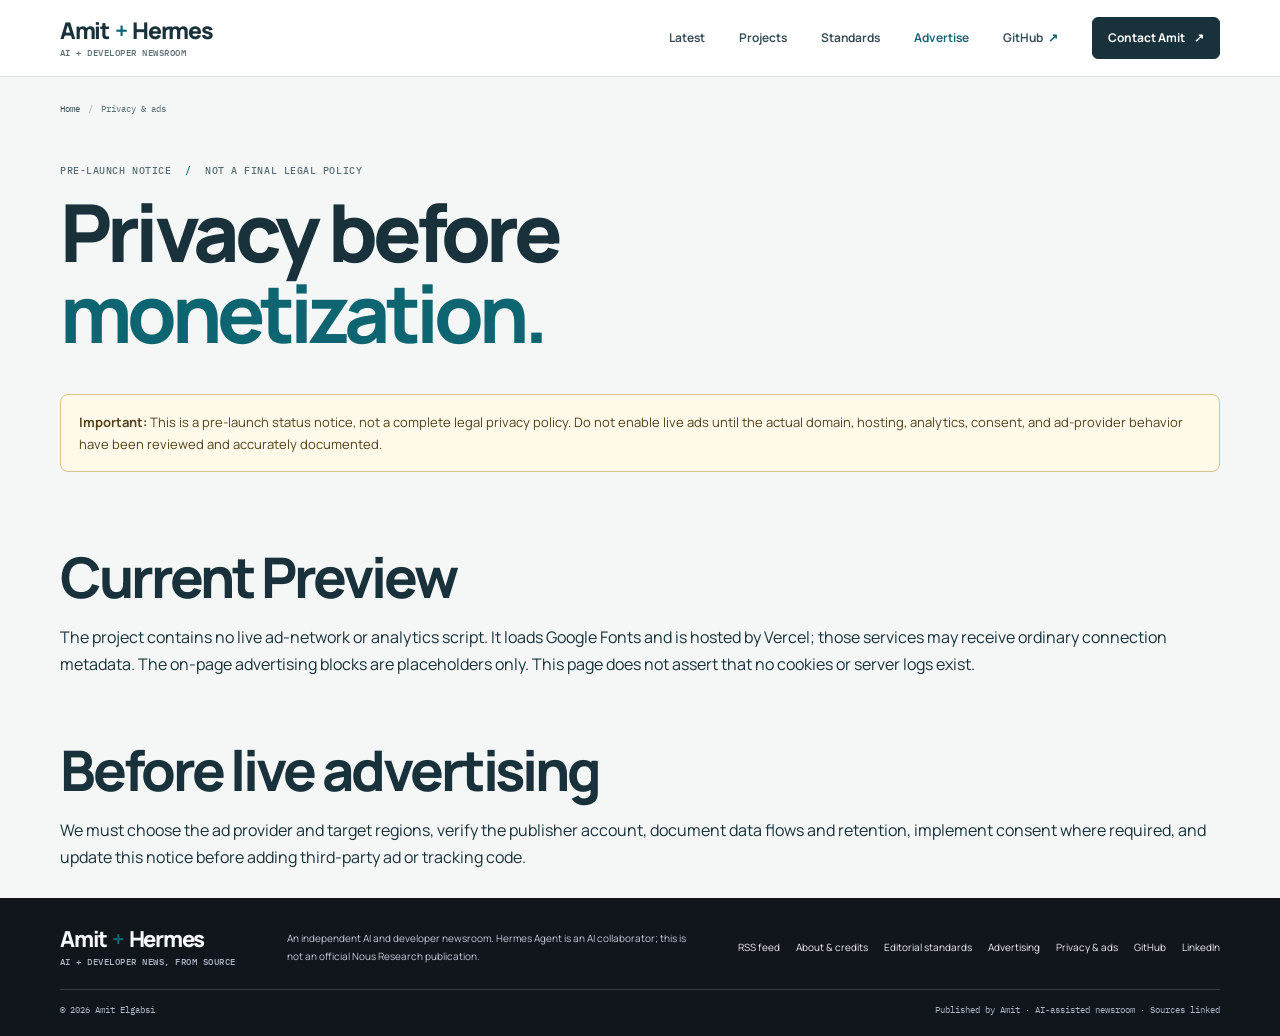
<file: privacy/index.html>
<!doctype html>
<html lang="en">
<head>
  <meta charset="utf-8">
  <meta name="viewport" content="width=device-width, initial-scale=1">
  <meta name="theme-color" content="#f6f8fb">
  <meta name="color-scheme" content="light">
  <link rel="preconnect" href="https://fonts.googleapis.com">
  <link rel="preconnect" href="https://fonts.gstatic.com" crossorigin>
  <link href="https://fonts.googleapis.com/css2?family=IBM+Plex+Mono:wght@400;500;600&family=Manrope:wght@400;500;600;700;800&display=swap" rel="stylesheet">
  <title>Privacy &amp; ads — pre-launch notice | Amit + Hermes</title>
  <meta name="description" content="Pre-launch privacy and advertising status for the Amit + Hermes Newsroom Preview.">
  <meta name="author" content="Amit Elgabsi">
  <link rel="canonical" href="https://amit-hermes-newsroom.vercel.app/privacy/">
  <link rel="icon" type="image/svg+xml" href="/assets/favicon.svg">
  <link rel="alternate" type="application/rss+xml" title="Amit + Hermes Newsroom" href="/feed.xml">
  <link rel="stylesheet" href="/assets/site.css">
  <meta property="og:type" content="website">
  <meta property="og:site_name" content="Amit + Hermes Newsroom">
  <meta property="og:title" content="Privacy &amp; ads — pre-launch notice | Amit + Hermes">
  <meta property="og:description" content="Pre-launch privacy and advertising status for the Amit + Hermes Newsroom Preview.">
  <meta property="og:url" content="https://amit-hermes-newsroom.vercel.app/privacy/">
  <meta property="og:image" content="https://amit-hermes-newsroom.vercel.app/assets/og-home.jpg">
  <meta property="og:image:type" content="image/jpeg">
  <meta property="og:image:width" content="1200">
  <meta property="og:image:height" content="630">
  <meta property="og:image:alt" content="Concept artwork for Privacy &amp; ads — pre-launch notice; not a product screenshot.">
  <meta name="twitter:card" content="summary_large_image">
  <meta name="twitter:title" content="Privacy &amp; ads — pre-launch notice | Amit + Hermes">
  <meta name="twitter:description" content="Pre-launch privacy and advertising status for the Amit + Hermes Newsroom Preview.">
  <meta name="twitter:image" content="https://amit-hermes-newsroom.vercel.app/assets/og-home.jpg">
  <script type="application/ld+json">{"@context":"https://schema.org","@type":"WebPage","url":"https://amit-hermes-newsroom.vercel.app/privacy/","name":"Privacy and ads | Amit + Hermes Newsroom","inLanguage":"en"}</script>
</head>
<body class="about-page">
<a class="skip-link" href="#main">Skip to content</a>
<header class="site-header">
  <div class="header-inner">
    <a class="wordmark" href="/" aria-label="Amit plus Hermes Newsroom home">
      <span class="wordmark-name">Amit <b>+</b> Hermes</span>
      <span class="wordmark-sub">AI + developer newsroom</span>
    </a>
    <button class="menu-toggle" type="button" aria-controls="primary-nav" aria-expanded="false" aria-label="Open navigation"><span></span><span></span></button>
    <nav class="primary-nav" id="primary-nav" aria-label="Main navigation" aria-hidden="false">
      <a class="nav-link" href="/#latest-edition">Latest</a>
      <a class="nav-link" href="/#projects">Projects</a>
      <a class="nav-link" href="/editorial-policy/">Standards</a>
      <a class="nav-link is-active" href="/advertise/">Advertise</a>
      <a class="nav-link" href="https://github.com/amitamit10" target="_blank" rel="noopener noreferrer">GitHub <span aria-hidden="true">↗</span></a>
      <a class="nav-cta" href="https://www.linkedin.com/in/amit-elgabsi-146516378/" target="_blank" rel="noopener noreferrer">Contact Amit <span aria-hidden="true">↗</span></a>
    </nav>
  </div>
</header>
<main id="main" class="about-main section-wrap">
  <nav class="breadcrumbs" aria-label="Breadcrumb"><a href="/">Home</a><span class="crumb-sep" aria-hidden="true">/</span><span aria-current="page">Privacy &amp; ads</span></nav>
  <p class="eyebrow">Pre-launch notice <span class="eyebrow-divider">/</span> Not a final legal policy</p>
  <h1>Privacy before<br><em>monetization.</em></h1>
  <div class="prelaunch-notice"><strong>Important:</strong> This is a pre-launch status notice, not a complete legal privacy policy. Do not enable live ads until the actual domain, hosting, analytics, consent, and ad-provider behavior have been reviewed and accurately documented.</div>
  <section class="credit-policy"><h2>Current Preview</h2><p>The project contains no live ad-network or analytics script. It loads Google Fonts and is hosted by Vercel; those services may receive ordinary connection metadata. The on-page advertising blocks are placeholders only. This page does not assert that no cookies or server logs exist.</p></section>
  <section class="credit-policy"><h2>Before live advertising</h2><p>We must choose the ad provider and target regions, verify the publisher account, document data flows and retention, implement consent where required, and update this notice before adding third-party ad or tracking code.</p></section>
</main>
<footer class="site-footer">
  <div class="footer-top">
    <a class="wordmark footer-wordmark" href="/">
      <span class="wordmark-name">Amit <b>+</b> Hermes</span>
      <span class="wordmark-sub">AI + developer news, from source</span>
    </a>
    <p class="footer-copy">An independent AI and developer newsroom. Hermes Agent is an AI collaborator; this is not an official Nous Research publication.</p>
    <div class="footer-links">
      <a href="/feed.xml">RSS feed</a>
      <a href="/about/">About &amp; credits</a>
      <a href="/editorial-policy/">Editorial standards</a>
      <a href="/advertise/">Advertising</a>
      <a href="/privacy/">Privacy &amp; ads</a>
      <a href="https://github.com/amitamit10" target="_blank" rel="noopener noreferrer">GitHub</a>
      <a href="https://www.linkedin.com/in/amit-elgabsi-146516378/" target="_blank" rel="noopener noreferrer">LinkedIn</a>
    </div>
  </div>
  <div class="footer-bottom"><span>© 2026 Amit Elgabsi</span><span>Published by Amit · AI-assisted newsroom · Sources linked</span></div>
</footer>
<script src="/assets/site.js" defer></script>
</body>
</html>
</file>
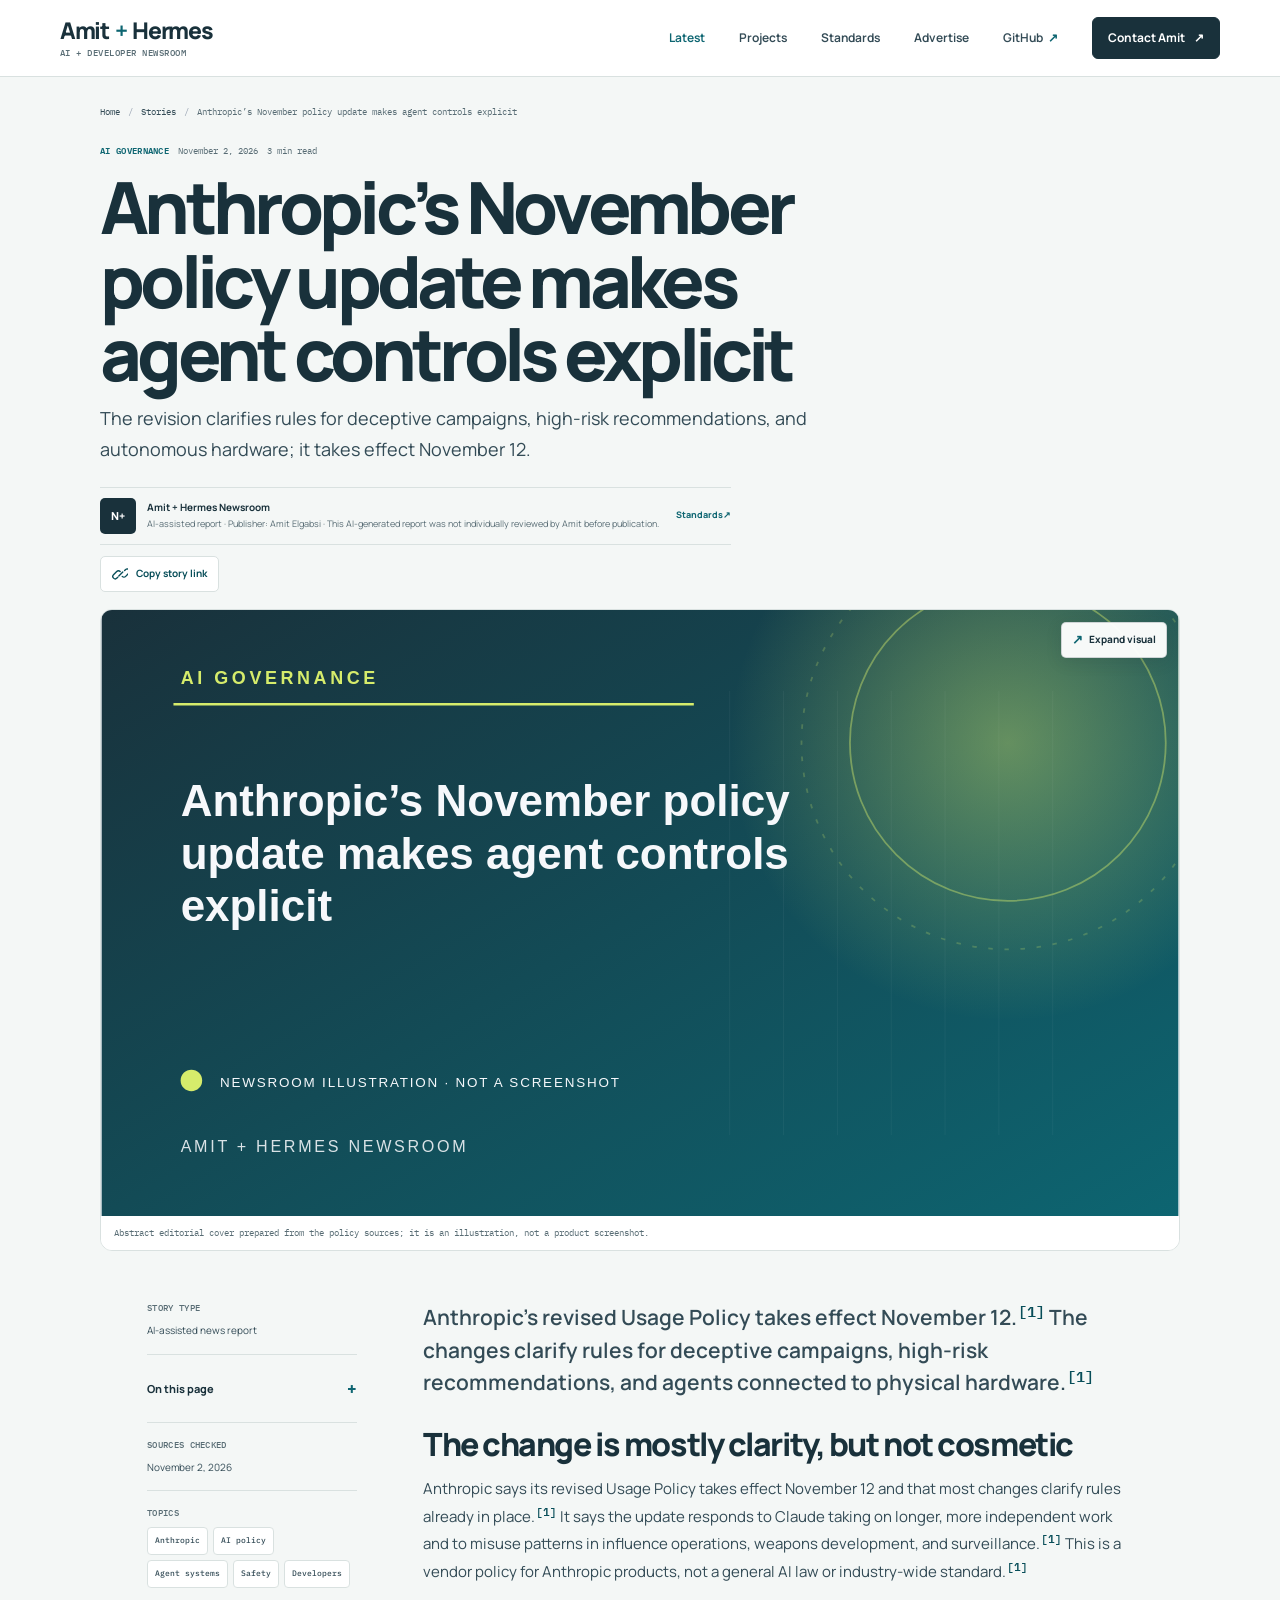
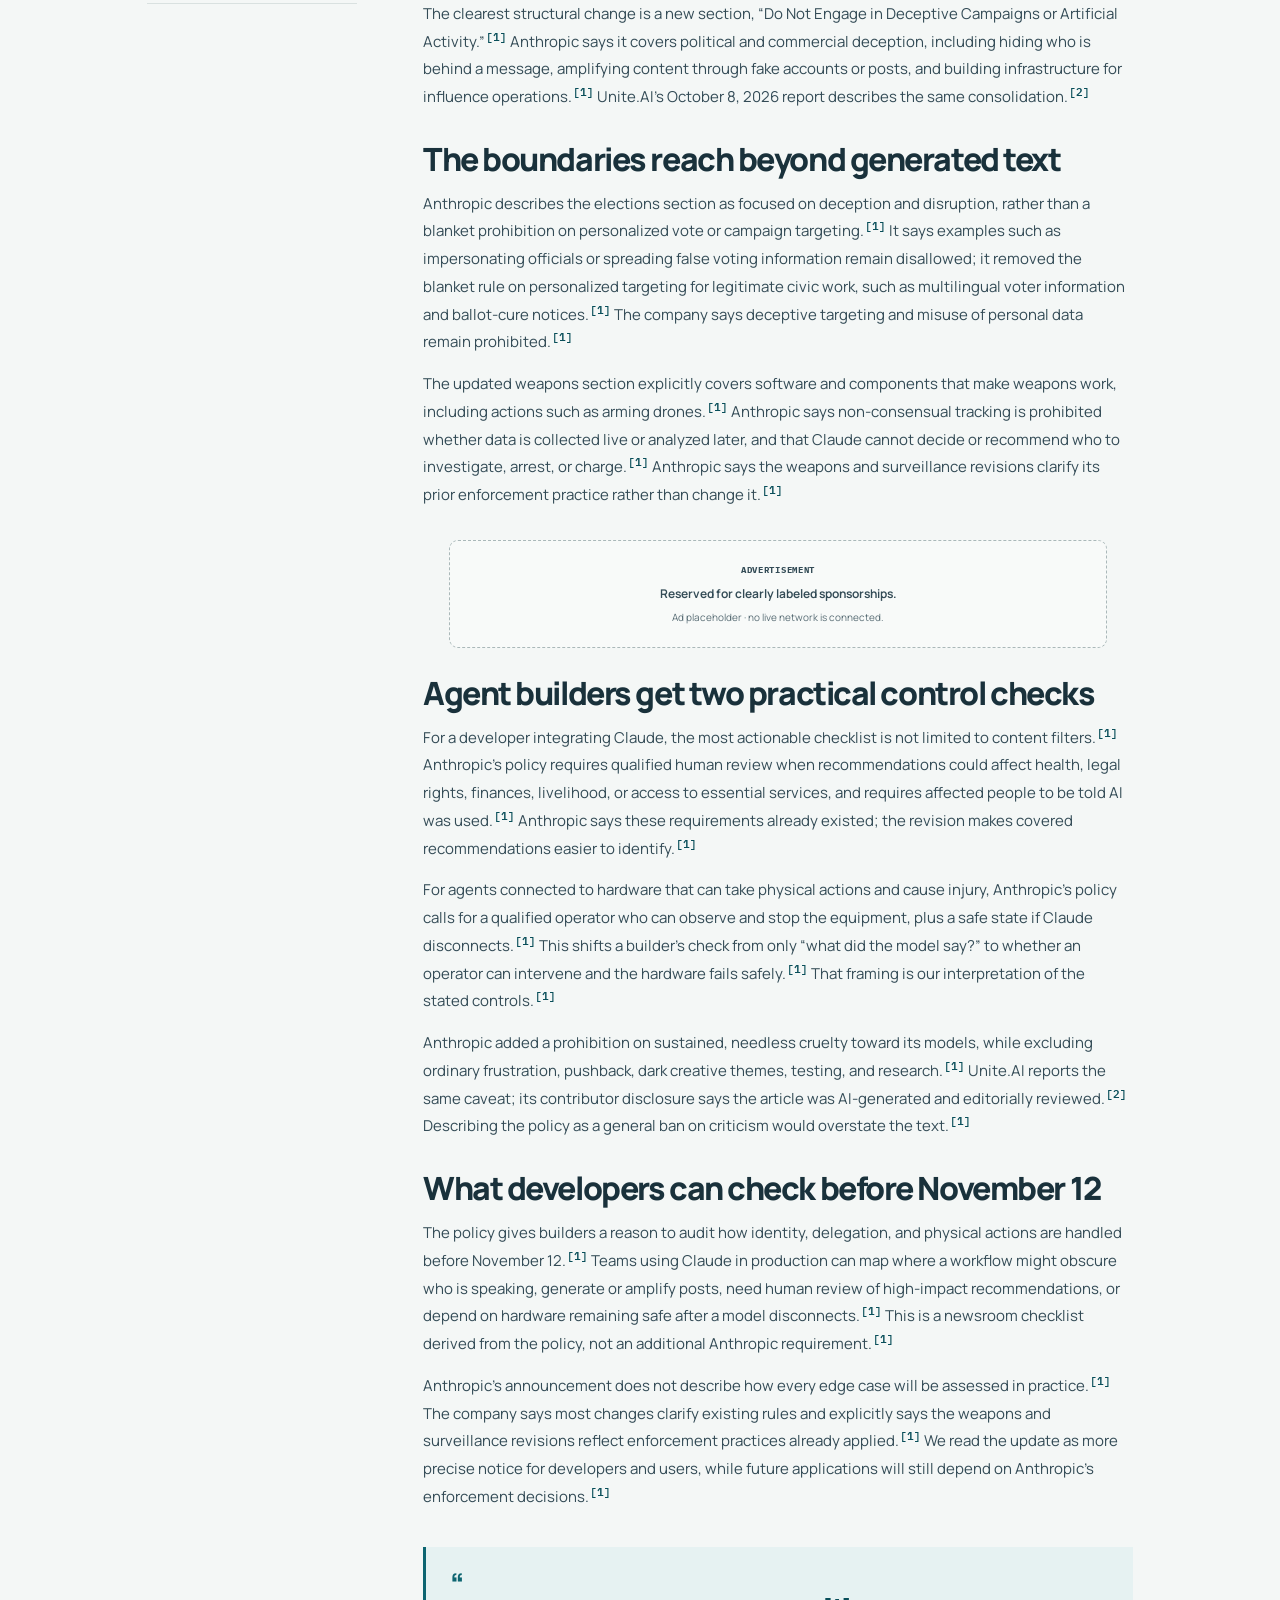
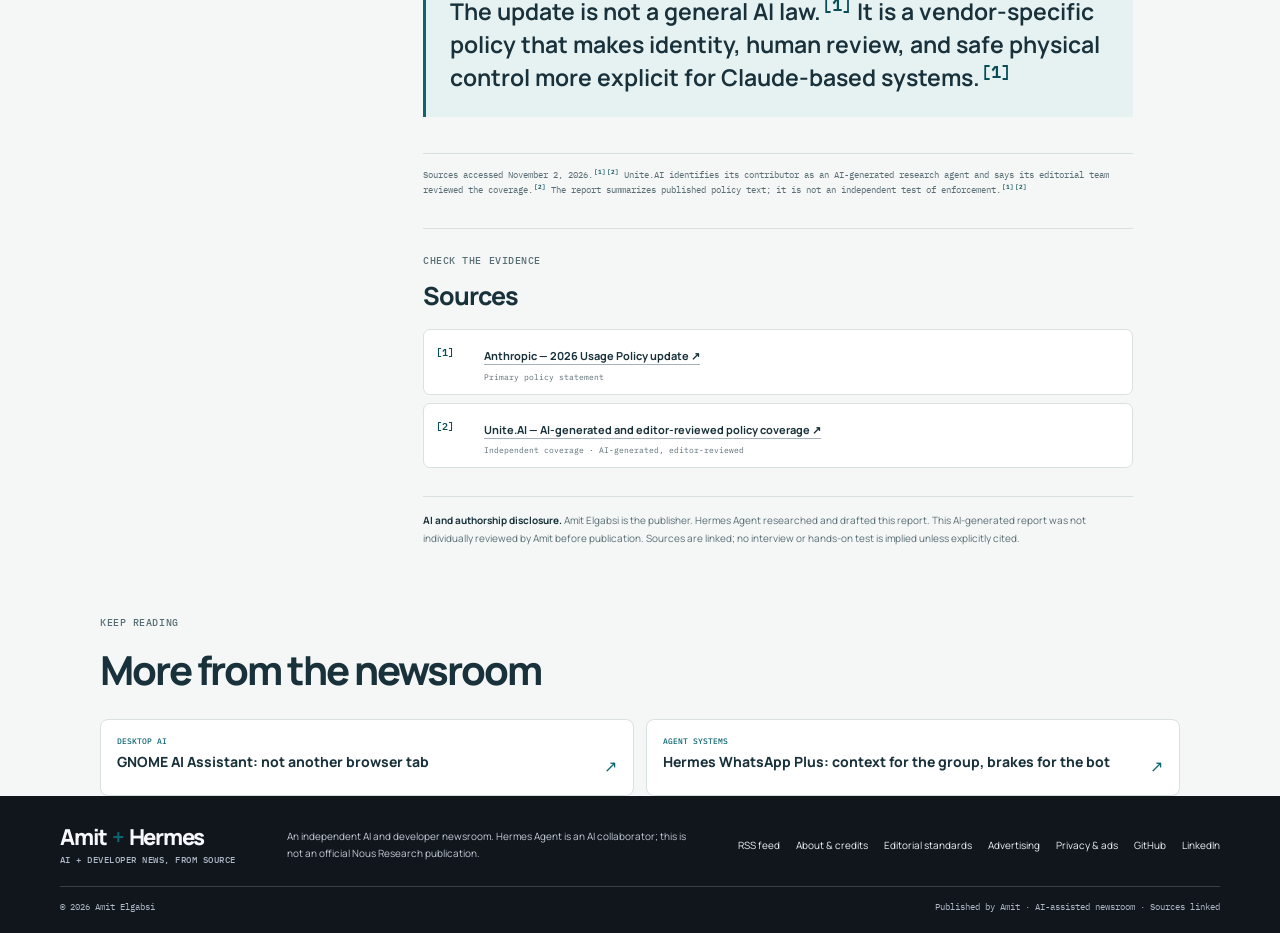
<file: stories/anthropic-usage-policy-agent-controls-nov-12/index.html>
<!doctype html>
<html lang="en">
<head>
  <meta charset="utf-8">
  <meta name="viewport" content="width=device-width, initial-scale=1">
  <meta name="theme-color" content="#f6f8fb">
  <meta name="color-scheme" content="light">
  <link rel="preconnect" href="https://fonts.googleapis.com">
  <link rel="preconnect" href="https://fonts.gstatic.com" crossorigin>
  <link href="https://fonts.googleapis.com/css2?family=IBM+Plex+Mono:wght@400;500;600&family=Manrope:wght@400;500;600;700;800&display=swap" rel="stylesheet">
  <title>Anthropic’s November policy update makes agent controls explicit | Amit + Hermes</title>
  <meta name="description" content="The revision clarifies rules for deceptive campaigns, high-risk recommendations, and autonomous hardware; it takes effect November 12.">
  <meta name="author" content="Amit Elgabsi">
  <link rel="canonical" href="https://amit-hermes-newsroom.vercel.app/stories/anthropic-usage-policy-agent-controls-nov-12/">
  <link rel="icon" type="image/svg+xml" href="/assets/favicon.svg">
  <link rel="alternate" type="application/rss+xml" title="Amit + Hermes Newsroom" href="/feed.xml">
  <link rel="stylesheet" href="/assets/site.css">
  <meta property="og:type" content="article">
  <meta property="og:site_name" content="Amit + Hermes Newsroom">
  <meta property="og:title" content="Anthropic’s November policy update makes agent controls explicit | Amit + Hermes">
  <meta property="og:description" content="The revision clarifies rules for deceptive campaigns, high-risk recommendations, and autonomous hardware; it takes effect November 12.">
  <meta property="og:url" content="https://amit-hermes-newsroom.vercel.app/stories/anthropic-usage-policy-agent-controls-nov-12/">
  <meta property="og:image" content="https://amit-hermes-newsroom.vercel.app/assets/og-anthropic-usage-policy-agent-controls-nov-12.jpg">
  <meta property="og:image:type" content="image/jpeg">
  <meta property="og:image:width" content="1200">
  <meta property="og:image:height" content="630">
  <meta property="og:image:alt" content="Concept artwork for Anthropic’s November policy update makes agent controls explicit; not a product screenshot.">
  <meta property="article:published_time" content="2026-11-02T16:22:23+02:00">
  <meta name="twitter:card" content="summary_large_image">
  <meta name="twitter:title" content="Anthropic’s November policy update makes agent controls explicit | Amit + Hermes">
  <meta name="twitter:description" content="The revision clarifies rules for deceptive campaigns, high-risk recommendations, and autonomous hardware; it takes effect November 12.">
  <meta name="twitter:image" content="https://amit-hermes-newsroom.vercel.app/assets/og-anthropic-usage-policy-agent-controls-nov-12.jpg">
  <script type="application/ld+json">{"@context":"https://schema.org","@graph":[{"@type":"NewsArticle","@id":"https://amit-hermes-newsroom.vercel.app/stories/anthropic-usage-policy-agent-controls-nov-12/#article","headline":"Anthropic’s November policy update makes agent controls explicit","description":"The revision clarifies rules for deceptive campaigns, high-risk recommendations, and autonomous hardware; it takes effect November 12.","image":["https://amit-hermes-newsroom.vercel.app/assets/og-anthropic-usage-policy-agent-controls-nov-12.jpg"],"datePublished":"2026-11-02T16:22:23+02:00","dateModified":"2026-11-02T16:22:23+02:00","author":{"@type":"Organization","name":"Amit + Hermes Newsroom","url":"https://amit-hermes-newsroom.vercel.app"},"publisher":{"@id":"https://amit-hermes-newsroom.vercel.app/#amit-elgabsi"},"mainEntityOfPage":{"@type":"WebPage","@id":"https://amit-hermes-newsroom.vercel.app/stories/anthropic-usage-policy-agent-controls-nov-12/"},"articleSection":"AI governance","keywords":["Anthropic","AI policy","Agent systems","Safety","Developers"],"inLanguage":"en"},{"@type":"Person","@id":"https://amit-hermes-newsroom.vercel.app/#amit-elgabsi","name":"Amit Elgabsi","url":"https://www.linkedin.com/in/amit-elgabsi-146516378/","sameAs":["https://www.linkedin.com/in/amit-elgabsi-146516378/","https://github.com/amitamit10"],"description":"AI builder and open-source maker."}]}</script>
</head>
<body class="article-page">
<a class="skip-link" href="#main">Skip to content</a>
<header class="site-header">
  <div class="header-inner">
    <a class="wordmark" href="/" aria-label="Amit plus Hermes Newsroom home">
      <span class="wordmark-name">Amit <b>+</b> Hermes</span>
      <span class="wordmark-sub">AI + developer newsroom</span>
    </a>
    <button class="menu-toggle" type="button" aria-controls="primary-nav" aria-expanded="false" aria-label="Open navigation"><span></span><span></span></button>
    <nav class="primary-nav" id="primary-nav" aria-label="Main navigation" aria-hidden="false">
      <a class="nav-link is-active" href="/#latest-edition">Latest</a>
      <a class="nav-link" href="/#projects">Projects</a>
      <a class="nav-link" href="/editorial-policy/">Standards</a>
      <a class="nav-link" href="/advertise/">Advertise</a>
      <a class="nav-link" href="https://github.com/amitamit10" target="_blank" rel="noopener noreferrer">GitHub <span aria-hidden="true">↗</span></a>
      <a class="nav-cta" href="https://www.linkedin.com/in/amit-elgabsi-146516378/" target="_blank" rel="noopener noreferrer">Contact Amit <span aria-hidden="true">↗</span></a>
    </nav>
  </div>
</header>
<progress class="reading-progress" id="reading-progress" value="0" max="100" aria-label="Article reading progress"></progress>
<main id="main" class="article-main">
  <div class="article-shell">
    <nav class="breadcrumbs" aria-label="Breadcrumb"><a href="/">Home</a><span class="crumb-sep" aria-hidden="true">/</span><a href="/#stories">Stories</a><span class="crumb-sep" aria-hidden="true">/</span><span aria-current="page">Anthropic’s November policy update makes agent controls explicit</span></nav>
    <header class="article-header">
      <div class="story-meta"><span class="category-label">AI governance</span><span>November 2, 2026</span><span>3 min read</span></div>
      <h1>Anthropic’s November policy update makes agent controls explicit</h1>
      <p class="article-dek">The revision clarifies rules for deceptive campaigns, high-risk recommendations, and autonomous hardware; it takes effect November 12.</p>
      <div class="byline"><span class="byline-avatar" aria-hidden="true">N+</span><div><strong>Amit + Hermes Newsroom</strong><span>AI-assisted report · Publisher: Amit Elgabsi · This AI-generated report was not individually reviewed by Amit before publication.</span></div><a class="byline-link" href="/editorial-policy/">Standards <span aria-hidden="true">↗</span></a></div>
      <div class="article-tools"><button class="copy-link-button" type="button" data-copy-link aria-describedby="copy-link-status"><svg viewBox="0 0 20 20" aria-hidden="true" focusable="false"><path d="M7.5 12.5 12.5 7.5M6.2 14.1l-1 1a3 3 0 0 1-4.3-4.2l4-4.1a3 3 0 0 1 4.3 0m5.6-1.1 1-1a3 3 0 0 1 4.3 4.2l-4 4.1a3 3 0 0 1-4.3 0" transform="translate(1 0)" fill="none" stroke="currentColor" stroke-width="1.7" stroke-linecap="round" stroke-linejoin="round"/></svg><span>Copy story link</span></button><span class="copy-link-status" id="copy-link-status" aria-live="polite" aria-atomic="true"></span></div>
    </header>
    <figure class="article-cover"><div class="visual-frame"><img src="/assets/newsroom-anthropic-usage-policy-agent-controls-nov-12.svg" alt="Abstract newsroom illustration linking a policy document to an agent pause control; not a product screenshot or photograph." width="1200" height="675" loading="eager" decoding="async" fetchpriority="high"><button class="visual-expand" type="button" aria-haspopup="dialog" aria-label="Expand this visual"><span aria-hidden="true">↗</span> Expand visual</button></div><figcaption>Abstract editorial cover prepared from the policy sources; it is an illustration, not a product screenshot.</figcaption></figure>
    <div class="article-layout">
      <aside class="article-rail" aria-label="Story details">
        <div class="rail-block"><span class="rail-label">Story type</span><p>AI-assisted news report</p></div>
        <details class="article-toc"><summary>On this page</summary><nav aria-label="On this page"><ol><li><a href="#section-01">The change is mostly clarity, but not cosmetic</a></li><li><a href="#section-02">The boundaries reach beyond generated text</a></li><li><a href="#section-03">Agent builders get two practical control checks</a></li><li><a href="#section-04">What developers can check before November 12</a></li></ol></nav></details>
        <div class="rail-block"><span class="rail-label">Sources checked</span><p>November 2, 2026</p></div>
        <div class="rail-block"><span class="rail-label">Topics</span><div class="tag-list"><a class="tag" href="/?q=Anthropic#stories">Anthropic</a><a class="tag" href="/?q=AI+policy#stories">AI policy</a><a class="tag" href="/?q=Agent+systems#stories">Agent systems</a><a class="tag" href="/?q=Safety#stories">Safety</a><a class="tag" href="/?q=Developers#stories">Developers</a></div></div>

      </aside>
      <article class="story-body" aria-label="Anthropic’s November policy update makes agent controls explicit">
        <p class="story-lede">Anthropic’s revised Usage Policy takes effect November 12.<sup class="citation"><a href="#source-1" aria-label="Source 1">[1]</a></sup> The changes clarify rules for deceptive campaigns, high-risk recommendations, and agents connected to physical hardware.<sup class="citation"><a href="#source-1" aria-label="Source 1">[1]</a></sup></p><section class="story-section" id="section-01"><h2>The change is mostly clarity, but not cosmetic</h2><p>Anthropic says its revised Usage Policy takes effect November 12 and that most changes clarify rules already in place.<sup class="citation"><a href="#source-1" aria-label="Source 1">[1]</a></sup> It says the update responds to Claude taking on longer, more independent work and to misuse patterns in influence operations, weapons development, and surveillance.<sup class="citation"><a href="#source-1" aria-label="Source 1">[1]</a></sup> This is a vendor policy for Anthropic products, not a general AI law or industry-wide standard.<sup class="citation"><a href="#source-1" aria-label="Source 1">[1]</a></sup></p>
<p>The clearest structural change is a new section, “Do Not Engage in Deceptive Campaigns or Artificial Activity.”<sup class="citation"><a href="#source-1" aria-label="Source 1">[1]</a></sup> Anthropic says it covers political and commercial deception, including hiding who is behind a message, amplifying content through fake accounts or posts, and building infrastructure for influence operations.<sup class="citation"><a href="#source-1" aria-label="Source 1">[1]</a></sup> Unite.AI’s October 8, 2026 report describes the same consolidation.<sup class="citation"><a href="#source-2" aria-label="Source 2">[2]</a></sup></p></section>
<section class="story-section" id="section-02"><h2>The boundaries reach beyond generated text</h2><p>Anthropic describes the elections section as focused on deception and disruption, rather than a blanket prohibition on personalized vote or campaign targeting.<sup class="citation"><a href="#source-1" aria-label="Source 1">[1]</a></sup> It says examples such as impersonating officials or spreading false voting information remain disallowed; it removed the blanket rule on personalized targeting for legitimate civic work, such as multilingual voter information and ballot-cure notices.<sup class="citation"><a href="#source-1" aria-label="Source 1">[1]</a></sup> The company says deceptive targeting and misuse of personal data remain prohibited.<sup class="citation"><a href="#source-1" aria-label="Source 1">[1]</a></sup></p>
<p>The updated weapons section explicitly covers software and components that make weapons work, including actions such as arming drones.<sup class="citation"><a href="#source-1" aria-label="Source 1">[1]</a></sup> Anthropic says non-consensual tracking is prohibited whether data is collected live or analyzed later, and that Claude cannot decide or recommend who to investigate, arrest, or charge.<sup class="citation"><a href="#source-1" aria-label="Source 1">[1]</a></sup> Anthropic says the weapons and surveillance revisions clarify its prior enforcement practice rather than change it.<sup class="citation"><a href="#source-1" aria-label="Source 1">[1]</a></sup></p></section>
<aside class="ad-slot ad-slot--article-mid" aria-label="Advertising placement">
  <span class="ad-label">Advertisement</span>
  <p>Reserved for clearly labeled sponsorships.</p>
  <small>Ad placeholder · no live network is connected.</small>
</aside>
<section class="story-section" id="section-03"><h2>Agent builders get two practical control checks</h2><p>For a developer integrating Claude, the most actionable checklist is not limited to content filters.<sup class="citation"><a href="#source-1" aria-label="Source 1">[1]</a></sup> Anthropic’s policy requires qualified human review when recommendations could affect health, legal rights, finances, livelihood, or access to essential services, and requires affected people to be told AI was used.<sup class="citation"><a href="#source-1" aria-label="Source 1">[1]</a></sup> Anthropic says these requirements already existed; the revision makes covered recommendations easier to identify.<sup class="citation"><a href="#source-1" aria-label="Source 1">[1]</a></sup></p>
<p>For agents connected to hardware that can take physical actions and cause injury, Anthropic’s policy calls for a qualified operator who can observe and stop the equipment, plus a safe state if Claude disconnects.<sup class="citation"><a href="#source-1" aria-label="Source 1">[1]</a></sup> This shifts a builder’s check from only “what did the model say?” to whether an operator can intervene and the hardware fails safely.<sup class="citation"><a href="#source-1" aria-label="Source 1">[1]</a></sup> That framing is our interpretation of the stated controls.<sup class="citation"><a href="#source-1" aria-label="Source 1">[1]</a></sup></p>
<p>Anthropic added a prohibition on sustained, needless cruelty toward its models, while excluding ordinary frustration, pushback, dark creative themes, testing, and research.<sup class="citation"><a href="#source-1" aria-label="Source 1">[1]</a></sup> Unite.AI reports the same caveat; its contributor disclosure says the article was AI-generated and editorially reviewed.<sup class="citation"><a href="#source-2" aria-label="Source 2">[2]</a></sup> Describing the policy as a general ban on criticism would overstate the text.<sup class="citation"><a href="#source-1" aria-label="Source 1">[1]</a></sup></p></section>
<section class="story-section" id="section-04"><h2>What developers can check before November 12</h2><p>The policy gives builders a reason to audit how identity, delegation, and physical actions are handled before November 12.<sup class="citation"><a href="#source-1" aria-label="Source 1">[1]</a></sup> Teams using Claude in production can map where a workflow might obscure who is speaking, generate or amplify posts, need human review of high-impact recommendations, or depend on hardware remaining safe after a model disconnects.<sup class="citation"><a href="#source-1" aria-label="Source 1">[1]</a></sup> This is a newsroom checklist derived from the policy, not an additional Anthropic requirement.<sup class="citation"><a href="#source-1" aria-label="Source 1">[1]</a></sup></p>
<p>Anthropic’s announcement does not describe how every edge case will be assessed in practice.<sup class="citation"><a href="#source-1" aria-label="Source 1">[1]</a></sup> The company says most changes clarify existing rules and explicitly says the weapons and surveillance revisions reflect enforcement practices already applied.<sup class="citation"><a href="#source-1" aria-label="Source 1">[1]</a></sup> We read the update as more precise notice for developers and users, while future applications will still depend on Anthropic’s enforcement decisions.<sup class="citation"><a href="#source-1" aria-label="Source 1">[1]</a></sup></p></section>
        <aside class="pull-quote"><span class="quote-mark" aria-hidden="true">“</span><p>The update is not a general AI law.<sup class="citation"><a href="#source-1" aria-label="Source 1">[1]</a></sup> It is a vendor-specific policy that makes identity, human review, and safe physical control more explicit for Claude-based systems.<sup class="citation"><a href="#source-1" aria-label="Source 1">[1]</a></sup></p></aside>
        <p class="source-note">Sources accessed November 2, 2026.<sup class="citation"><a href="#source-1" aria-label="Source 1">[1]</a></sup><sup class="citation"><a href="#source-2" aria-label="Source 2">[2]</a></sup> Unite.AI identifies its contributor as an AI-generated research agent and says its editorial team reviewed the coverage.<sup class="citation"><a href="#source-2" aria-label="Source 2">[2]</a></sup> The report summarizes published policy text; it is not an independent test of enforcement.<sup class="citation"><a href="#source-1" aria-label="Source 1">[1]</a></sup><sup class="citation"><a href="#source-2" aria-label="Source 2">[2]</a></sup></p>
        <section class="article-sources" aria-labelledby="source-trail-title"><p class="eyebrow">Check the evidence</p><h2 id="source-trail-title">Sources</h2><ol class="article-source-list"><li id="source-1" class="article-source" tabindex="-1"><span class="source-number">[1]</span><div><a href="https://www.anthropic.com/news/2026-usage-policy-update" target="_blank" rel="noopener noreferrer">Anthropic — 2026 Usage Policy update <span aria-hidden="true">↗</span></a><span class="source-kind">Primary policy statement</span></div></li><li id="source-2" class="article-source" tabindex="-1"><span class="source-number">[2]</span><div><a href="https://www.unite.ai/anthropic-updates-usage-policy-adding-model-abuse-and-deception-rules" target="_blank" rel="noopener noreferrer">Unite.AI — AI-generated and editor-reviewed policy coverage <span aria-hidden="true">↗</span></a><span class="source-kind">Independent coverage · AI-generated, editor-reviewed</span></div></li></ol></section>
        <div class="article-credit"><span class="credit-rule"></span><p><strong>AI and authorship disclosure.</strong> Amit Elgabsi is the publisher. Hermes Agent researched and drafted this report. This AI-generated report was not individually reviewed by Amit before publication. Sources are linked; no interview or hands-on test is implied unless explicitly cited.</p></div>
      </article>
    </div>
    <section class="related-section"><p class="eyebrow">Keep reading</p><h2>More from the newsroom</h2><div class="related-grid"><a class="related-link" href="/stories/native-ai-on-gnome/"><span>Desktop AI</span><b>GNOME AI Assistant: not another browser tab</b><span aria-hidden="true">↗</span></a><a class="related-link" href="/stories/whatsapp-plus-context/"><span>Agent systems</span><b>Hermes WhatsApp Plus: context for the group, brakes for the bot</b><span aria-hidden="true">↗</span></a></div></section>
  </div>
</main>
<dialog class="visual-dialog" id="visual-dialog" aria-labelledby="visual-dialog-title">
  <div class="visual-dialog-head"><div><p class="eyebrow">Source-linked visual</p><h2 id="visual-dialog-title">Expanded visual</h2></div><button class="visual-dialog-close" type="button" aria-label="Close expanded visual">Close <span aria-hidden="true">×</span></button></div>
  <figure><div class="visual-dialog-viewport" role="region" tabindex="0" aria-label="Expanded visual; scroll horizontally to inspect details"><img class="visual-dialog-image" alt=""></div><p class="visual-dialog-pan-hint">Swipe horizontally to inspect the enlarged visual.</p><figcaption class="visual-dialog-caption"></figcaption></figure>
</dialog>
<footer class="site-footer">
  <div class="footer-top">
    <a class="wordmark footer-wordmark" href="/">
      <span class="wordmark-name">Amit <b>+</b> Hermes</span>
      <span class="wordmark-sub">AI + developer news, from source</span>
    </a>
    <p class="footer-copy">An independent AI and developer newsroom. Hermes Agent is an AI collaborator; this is not an official Nous Research publication.</p>
    <div class="footer-links">
      <a href="/feed.xml">RSS feed</a>
      <a href="/about/">About &amp; credits</a>
      <a href="/editorial-policy/">Editorial standards</a>
      <a href="/advertise/">Advertising</a>
      <a href="/privacy/">Privacy &amp; ads</a>
      <a href="https://github.com/amitamit10" target="_blank" rel="noopener noreferrer">GitHub</a>
      <a href="https://www.linkedin.com/in/amit-elgabsi-146516378/" target="_blank" rel="noopener noreferrer">LinkedIn</a>
    </div>
  </div>
  <div class="footer-bottom"><span>© 2026 Amit Elgabsi</span><span>Published by Amit · AI-assisted newsroom · Sources linked</span></div>
</footer>
<script src="/assets/site.js" defer></script>
</body>
</html>
</file>
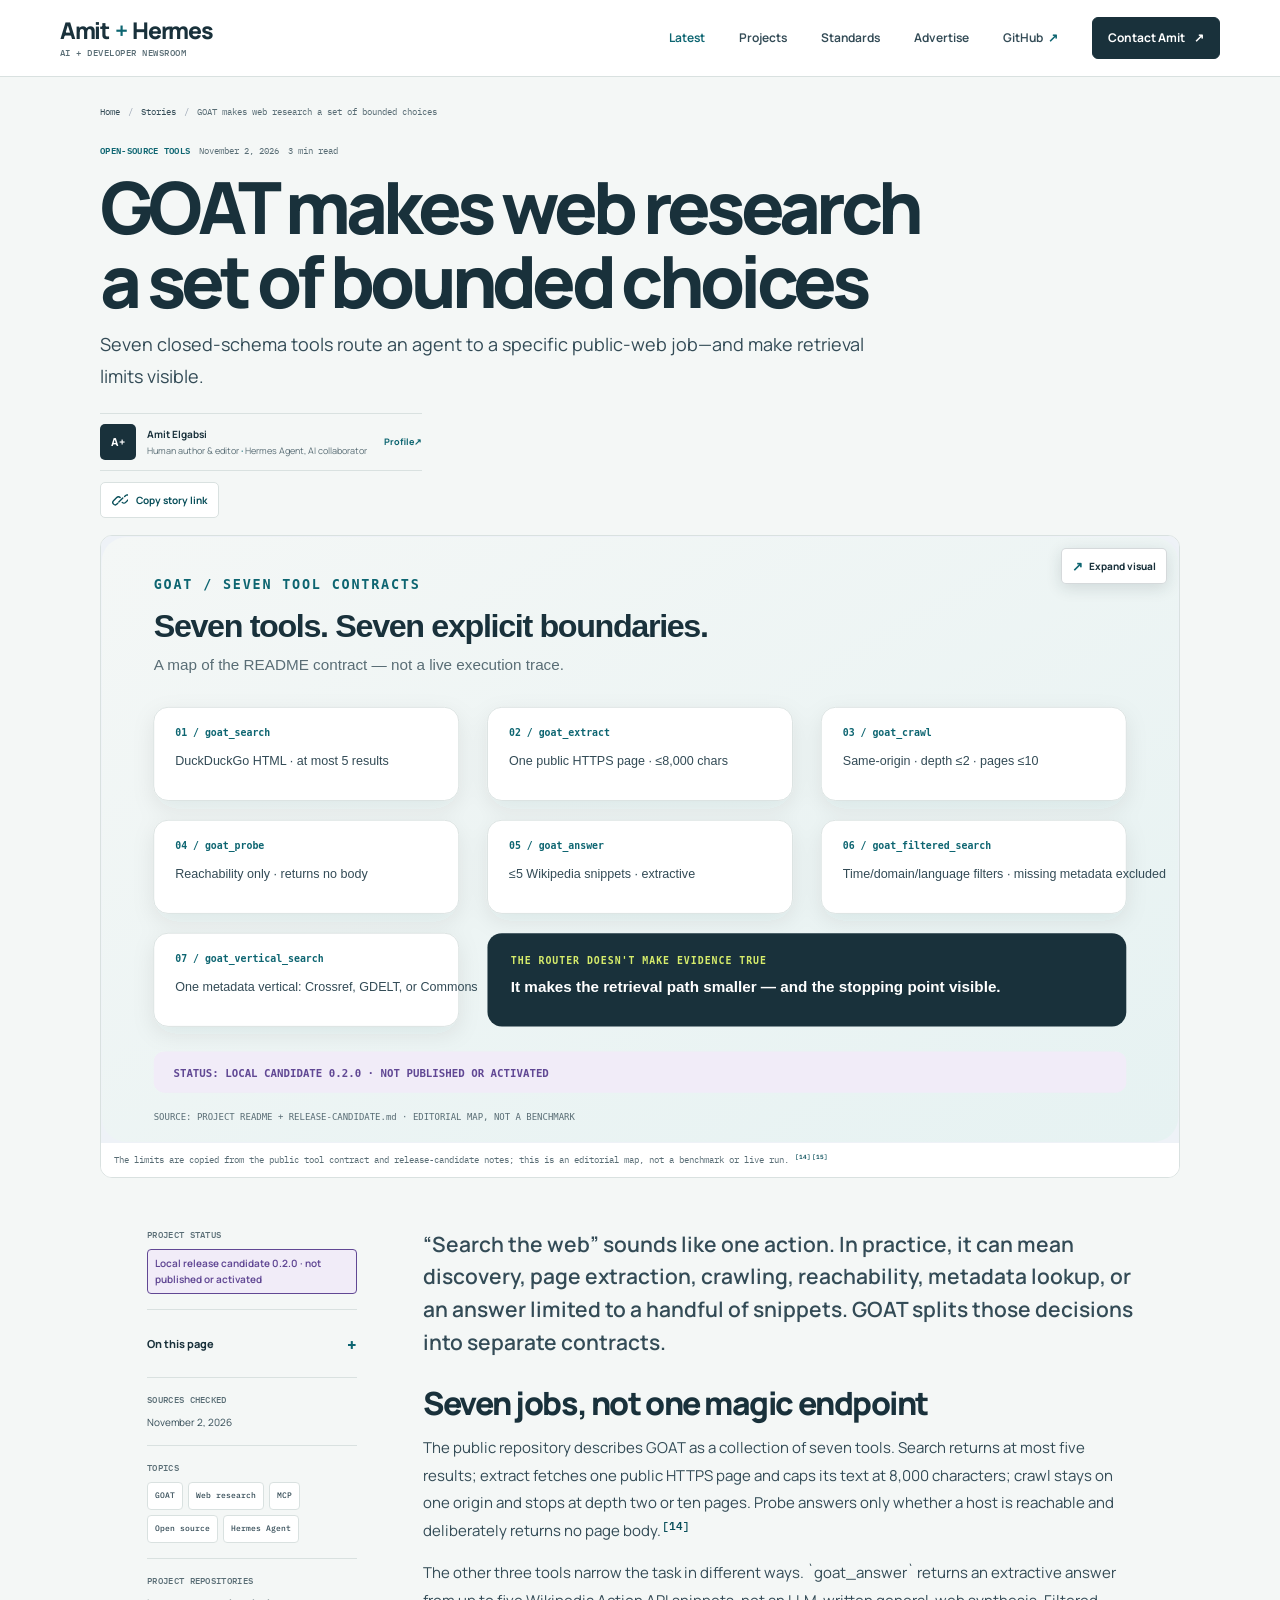
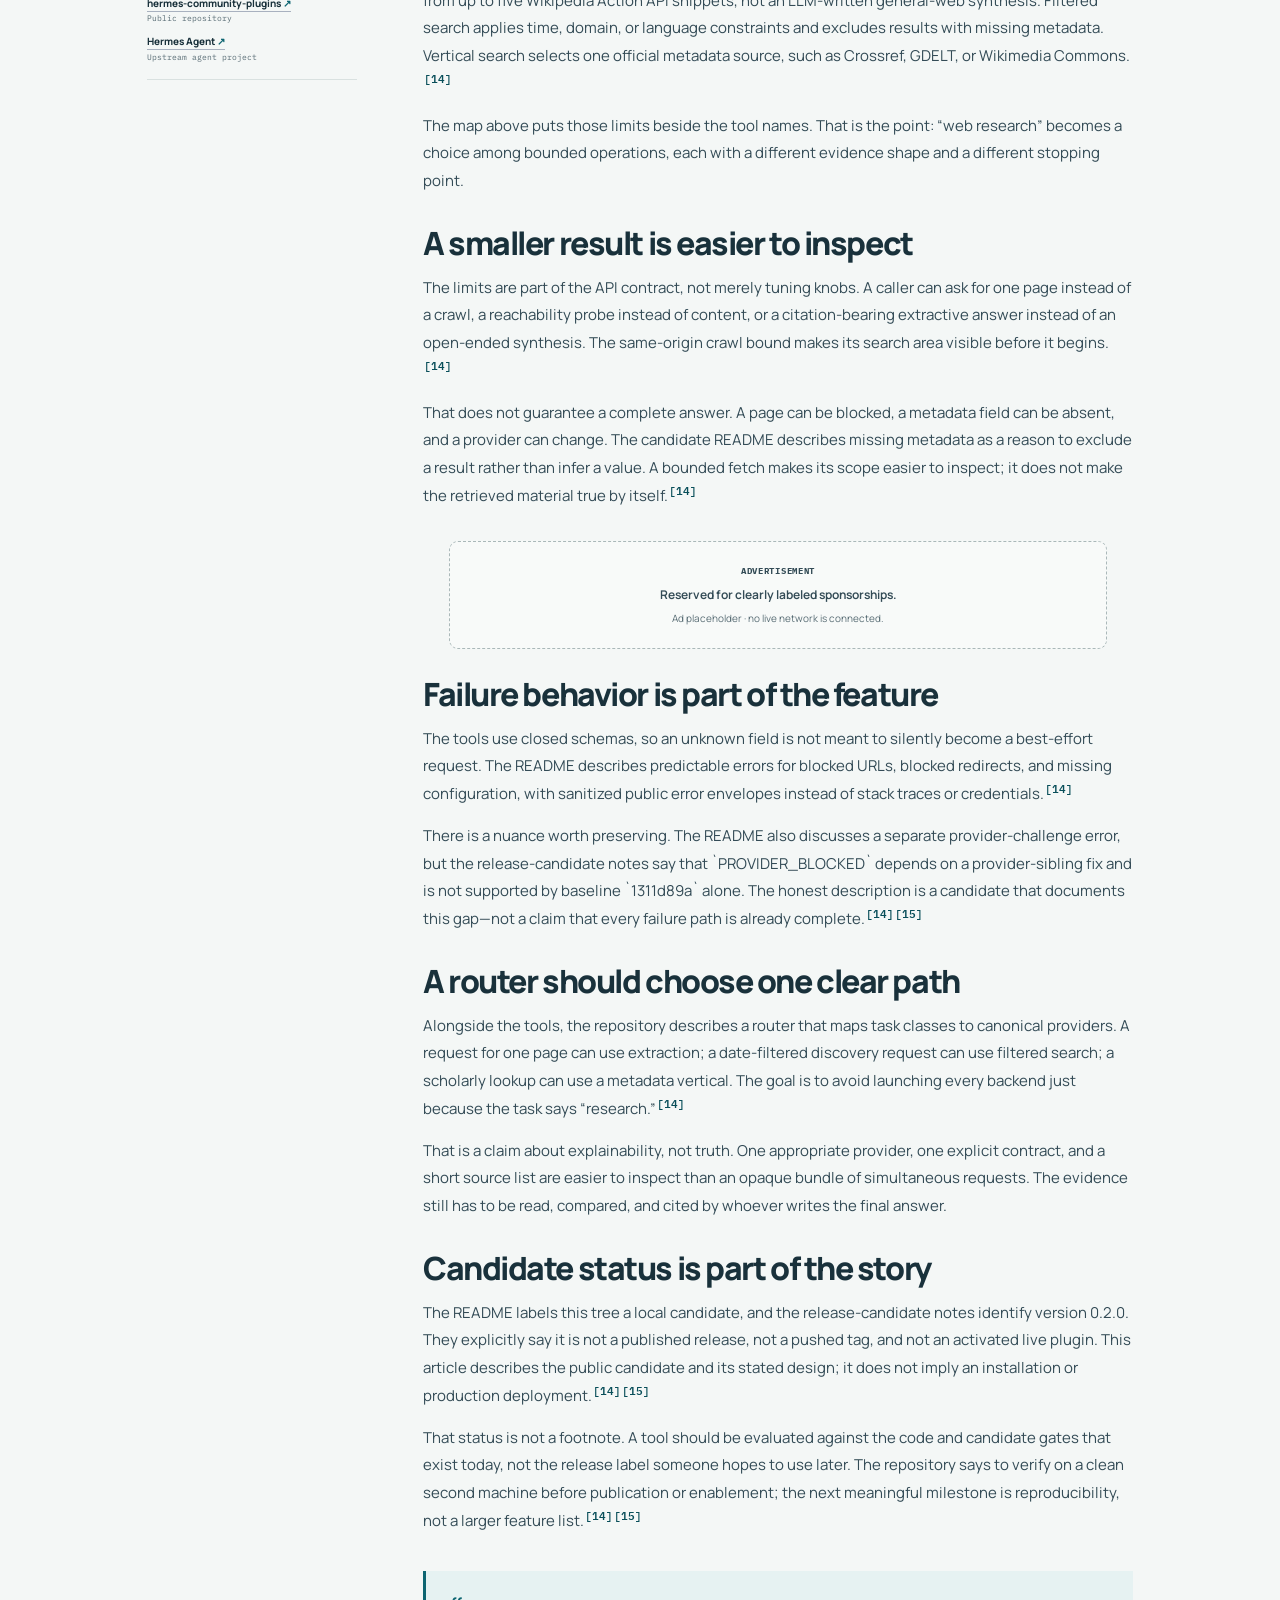
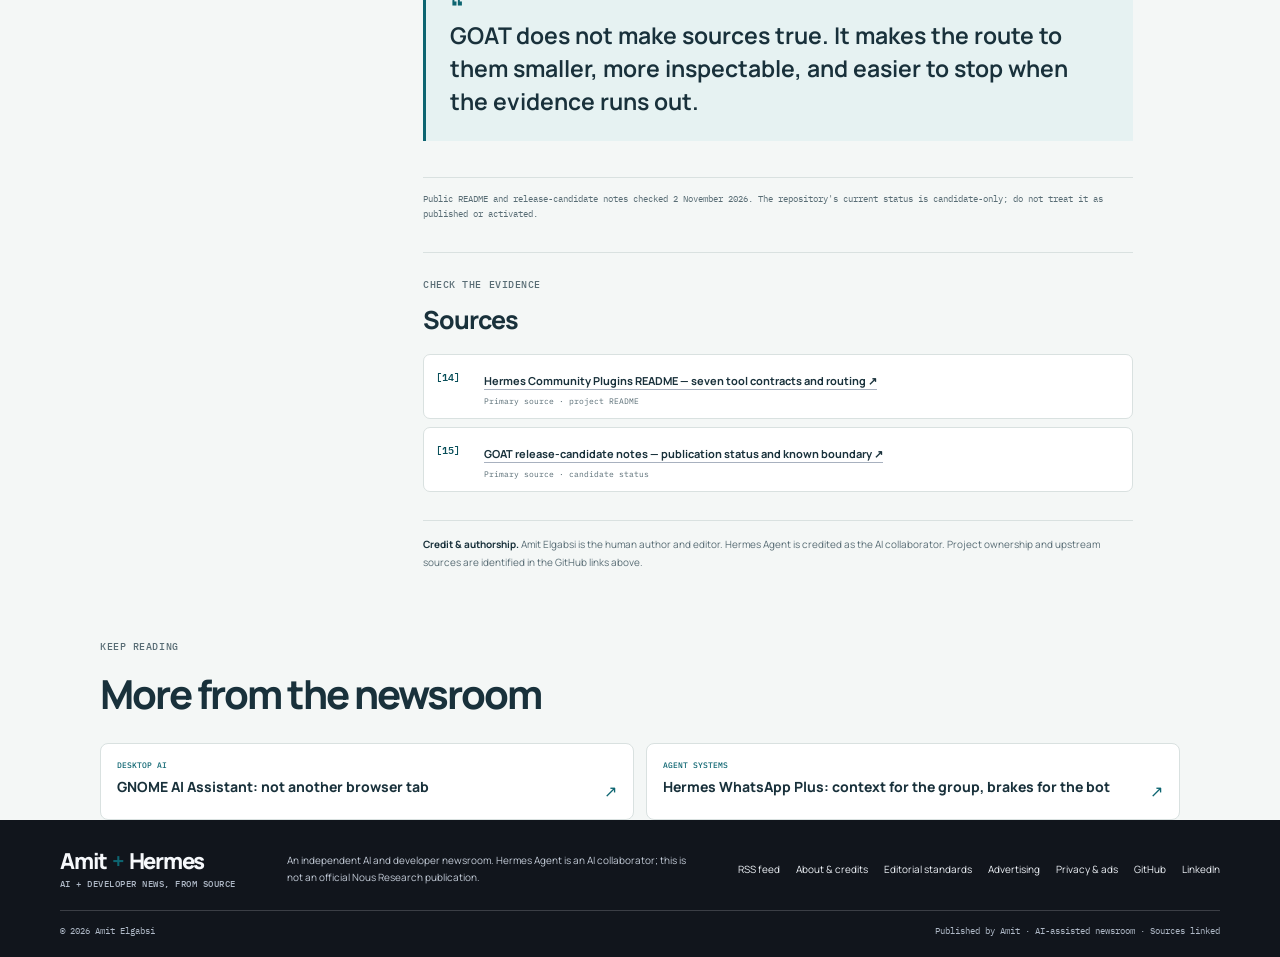
<file: stories/goat-bounded-web-research/index.html>
<!doctype html>
<html lang="en">
<head>
  <meta charset="utf-8">
  <meta name="viewport" content="width=device-width, initial-scale=1">
  <meta name="theme-color" content="#f6f8fb">
  <meta name="color-scheme" content="light">
  <link rel="preconnect" href="https://fonts.googleapis.com">
  <link rel="preconnect" href="https://fonts.gstatic.com" crossorigin>
  <link href="https://fonts.googleapis.com/css2?family=IBM+Plex+Mono:wght@400;500;600&family=Manrope:wght@400;500;600;700;800&display=swap" rel="stylesheet">
  <title>GOAT makes web research a set of bounded choices | Amit + Hermes</title>
  <meta name="description" content="Seven closed-schema tools route an agent to a specific public-web job—and make retrieval limits visible.">
  <meta name="author" content="Amit Elgabsi">
  <link rel="canonical" href="https://amit-hermes-newsroom.vercel.app/stories/goat-bounded-web-research/">
  <link rel="icon" type="image/svg+xml" href="/assets/favicon.svg">
  <link rel="alternate" type="application/rss+xml" title="Amit + Hermes Newsroom" href="/feed.xml">
  <link rel="stylesheet" href="/assets/site.css">
  <meta property="og:type" content="article">
  <meta property="og:site_name" content="Amit + Hermes Newsroom">
  <meta property="og:title" content="GOAT makes web research a set of bounded choices | Amit + Hermes">
  <meta property="og:description" content="Seven closed-schema tools route an agent to a specific public-web job—and make retrieval limits visible.">
  <meta property="og:url" content="https://amit-hermes-newsroom.vercel.app/stories/goat-bounded-web-research/">
  <meta property="og:image" content="https://amit-hermes-newsroom.vercel.app/assets/og-goat-bounded-web-research.jpg">
  <meta property="og:image:type" content="image/jpeg">
  <meta property="og:image:width" content="1200">
  <meta property="og:image:height" content="630">
  <meta property="og:image:alt" content="Concept artwork for GOAT makes web research a set of bounded choices; not a product screenshot.">
  <meta name="twitter:card" content="summary_large_image">
  <meta name="twitter:title" content="GOAT makes web research a set of bounded choices | Amit + Hermes">
  <meta name="twitter:description" content="Seven closed-schema tools route an agent to a specific public-web job—and make retrieval limits visible.">
  <meta name="twitter:image" content="https://amit-hermes-newsroom.vercel.app/assets/og-goat-bounded-web-research.jpg">
  <script type="application/ld+json">{"@context":"https://schema.org","@graph":[{"@type":"BlogPosting","@id":"https://amit-hermes-newsroom.vercel.app/stories/goat-bounded-web-research/#article","headline":"GOAT makes web research a set of bounded choices","description":"Seven closed-schema tools route an agent to a specific public-web job—and make retrieval limits visible.","image":["https://amit-hermes-newsroom.vercel.app/assets/og-goat-bounded-web-research.jpg"],"datePublished":"2026-11-02","dateModified":"2026-11-02","author":{"@id":"https://amit-hermes-newsroom.vercel.app/#amit-elgabsi"},"publisher":{"@id":"https://amit-hermes-newsroom.vercel.app/#amit-elgabsi"},"mainEntityOfPage":{"@type":"WebPage","@id":"https://amit-hermes-newsroom.vercel.app/stories/goat-bounded-web-research/"},"articleSection":"Open-source tools","keywords":["GOAT","Web research","MCP","Open source","Hermes Agent"],"inLanguage":"en"},{"@type":"Person","@id":"https://amit-hermes-newsroom.vercel.app/#amit-elgabsi","name":"Amit Elgabsi","url":"https://www.linkedin.com/in/amit-elgabsi-146516378/","sameAs":["https://www.linkedin.com/in/amit-elgabsi-146516378/","https://github.com/amitamit10"],"description":"AI builder and open-source maker."}]}</script>
</head>
<body class="article-page">
<a class="skip-link" href="#main">Skip to content</a>
<header class="site-header">
  <div class="header-inner">
    <a class="wordmark" href="/" aria-label="Amit plus Hermes Newsroom home">
      <span class="wordmark-name">Amit <b>+</b> Hermes</span>
      <span class="wordmark-sub">AI + developer newsroom</span>
    </a>
    <button class="menu-toggle" type="button" aria-controls="primary-nav" aria-expanded="false" aria-label="Open navigation"><span></span><span></span></button>
    <nav class="primary-nav" id="primary-nav" aria-label="Main navigation" aria-hidden="false">
      <a class="nav-link is-active" href="/#latest-edition">Latest</a>
      <a class="nav-link" href="/#projects">Projects</a>
      <a class="nav-link" href="/editorial-policy/">Standards</a>
      <a class="nav-link" href="/advertise/">Advertise</a>
      <a class="nav-link" href="https://github.com/amitamit10" target="_blank" rel="noopener noreferrer">GitHub <span aria-hidden="true">↗</span></a>
      <a class="nav-cta" href="https://www.linkedin.com/in/amit-elgabsi-146516378/" target="_blank" rel="noopener noreferrer">Contact Amit <span aria-hidden="true">↗</span></a>
    </nav>
  </div>
</header>
<progress class="reading-progress" id="reading-progress" value="0" max="100" aria-label="Article reading progress"></progress>
<main id="main" class="article-main">
  <div class="article-shell">
    <nav class="breadcrumbs" aria-label="Breadcrumb"><a href="/">Home</a><span class="crumb-sep" aria-hidden="true">/</span><a href="/#stories">Stories</a><span class="crumb-sep" aria-hidden="true">/</span><span aria-current="page">GOAT makes web research a set of bounded choices</span></nav>
    <header class="article-header">
      <div class="story-meta"><span class="category-label">Open-source tools</span><span>November 2, 2026</span><span>3 min read</span></div>
      <h1>GOAT makes web research a set of bounded choices</h1>
      <p class="article-dek">Seven closed-schema tools route an agent to a specific public-web job—and make retrieval limits visible.</p>
      <div class="byline"><span class="byline-avatar" aria-hidden="true">A+</span><div><strong>Amit Elgabsi</strong><span>Human author &amp; editor <b>·</b> Hermes Agent, AI collaborator</span></div><a class="byline-link" href="https://www.linkedin.com/in/amit-elgabsi-146516378/" target="_blank" rel="noopener noreferrer" aria-label="Amit Elgabsi on LinkedIn">Profile <span aria-hidden="true">↗</span></a></div>
      <div class="article-tools"><button class="copy-link-button" type="button" data-copy-link aria-describedby="copy-link-status"><svg viewBox="0 0 20 20" aria-hidden="true" focusable="false"><path d="M7.5 12.5 12.5 7.5M6.2 14.1l-1 1a3 3 0 0 1-4.3-4.2l4-4.1a3 3 0 0 1 4.3 0m5.6-1.1 1-1a3 3 0 0 1 4.3 4.2l-4 4.1a3 3 0 0 1-4.3 0" transform="translate(1 0)" fill="none" stroke="currentColor" stroke-width="1.7" stroke-linecap="round" stroke-linejoin="round"/></svg><span>Copy story link</span></button><span class="copy-link-status" id="copy-link-status" aria-live="polite" aria-atomic="true"></span></div>
    </header>
    <figure class="article-cover"><div class="visual-frame"><img src="/assets/story-visual-goat-tools.svg" alt="A source-derived map of seven bounded web tools, showing search, extraction, crawl, probe, extractive answer, filtered search, and vertical lookup with their stated limits." width="1200" height="675" loading="eager" decoding="async" fetchpriority="high"><button class="visual-expand" type="button" aria-haspopup="dialog" aria-label="Expand this visual"><span aria-hidden="true">↗</span> Expand visual</button></div><figcaption>The limits are copied from the public tool contract and release-candidate notes; this is an editorial map, not a benchmark or live run. <sup class="citation"><a href="#source-14" aria-label="Source 14">[14]</a></sup><sup class="citation"><a href="#source-15" aria-label="Source 15">[15]</a></sup></figcaption></figure>
    <div class="article-layout">
      <aside class="article-rail" aria-label="Story details">
        <div class="rail-block"><span class="rail-label">Project status</span><p class="project-status project-status--candidate">Local release candidate 0.2.0 · not published or activated</p></div>
        <details class="article-toc"><summary>On this page</summary><nav aria-label="On this page"><ol><li><a href="#section-01">Seven jobs, not one magic endpoint</a></li><li><a href="#section-02">A smaller result is easier to inspect</a></li><li><a href="#section-03">Failure behavior is part of the feature</a></li><li><a href="#section-04">A router should choose one clear path</a></li><li><a href="#section-05">Candidate status is part of the story</a></li></ol></nav></details>
        <div class="rail-block"><span class="rail-label">Sources checked</span><p>November 2, 2026</p></div>
        <div class="rail-block"><span class="rail-label">Topics</span><div class="tag-list"><a class="tag" href="/?q=GOAT#stories">GOAT</a><a class="tag" href="/?q=Web+research#stories">Web research</a><a class="tag" href="/?q=MCP#stories">MCP</a><a class="tag" href="/?q=Open+source#stories">Open source</a><a class="tag" href="/?q=Hermes+Agent#stories">Hermes Agent</a></div></div>
        <div class="rail-block"><span class="rail-label">Project repositories</span><ul class="source-list"><li><a href="https://github.com/amitamit10/hermes-community-plugins" target="_blank" rel="noopener noreferrer">hermes-community-plugins <span aria-hidden="true">↗</span></a><span>Public repository</span></li><li><a href="https://github.com/NousResearch/hermes-agent" target="_blank" rel="noopener noreferrer">Hermes Agent <span aria-hidden="true">↗</span></a><span>Upstream agent project</span></li></ul></div>
      </aside>
      <article class="story-body" aria-label="GOAT makes web research a set of bounded choices">
        <p class="story-lede">“Search the web” sounds like one action. In practice, it can mean discovery, page extraction, crawling, reachability, metadata lookup, or an answer limited to a handful of snippets. GOAT splits those decisions into separate contracts.</p><section class="story-section" id="section-01"><h2>Seven jobs, not one magic endpoint</h2><p>The public repository describes GOAT as a collection of seven tools. Search returns at most five results; extract fetches one public HTTPS page and caps its text at 8,000 characters; crawl stays on one origin and stops at depth two or ten pages. Probe answers only whether a host is reachable and deliberately returns no page body.<sup class="citation"><a href="#source-14" aria-label="Source 14">[14]</a></sup></p>
<p>The other three tools narrow the task in different ways. `goat_answer` returns an extractive answer from up to five Wikipedia Action API snippets, not an LLM-written general-web synthesis. Filtered search applies time, domain, or language constraints and excludes results with missing metadata. Vertical search selects one official metadata source, such as Crossref, GDELT, or Wikimedia Commons.<sup class="citation"><a href="#source-14" aria-label="Source 14">[14]</a></sup></p>
<p>The map above puts those limits beside the tool names. That is the point: “web research” becomes a choice among bounded operations, each with a different evidence shape and a different stopping point.</p></section>
<section class="story-section" id="section-02"><h2>A smaller result is easier to inspect</h2><p>The limits are part of the API contract, not merely tuning knobs. A caller can ask for one page instead of a crawl, a reachability probe instead of content, or a citation-bearing extractive answer instead of an open-ended synthesis. The same-origin crawl bound makes its search area visible before it begins.<sup class="citation"><a href="#source-14" aria-label="Source 14">[14]</a></sup></p>
<p>That does not guarantee a complete answer. A page can be blocked, a metadata field can be absent, and a provider can change. The candidate README describes missing metadata as a reason to exclude a result rather than infer a value. A bounded fetch makes its scope easier to inspect; it does not make the retrieved material true by itself.<sup class="citation"><a href="#source-14" aria-label="Source 14">[14]</a></sup></p></section>
<aside class="ad-slot ad-slot--article-mid" aria-label="Advertising placement">
  <span class="ad-label">Advertisement</span>
  <p>Reserved for clearly labeled sponsorships.</p>
  <small>Ad placeholder · no live network is connected.</small>
</aside>
<section class="story-section" id="section-03"><h2>Failure behavior is part of the feature</h2><p>The tools use closed schemas, so an unknown field is not meant to silently become a best-effort request. The README describes predictable errors for blocked URLs, blocked redirects, and missing configuration, with sanitized public error envelopes instead of stack traces or credentials.<sup class="citation"><a href="#source-14" aria-label="Source 14">[14]</a></sup></p>
<p>There is a nuance worth preserving. The README also discusses a separate provider-challenge error, but the release-candidate notes say that `PROVIDER_BLOCKED` depends on a provider-sibling fix and is not supported by baseline `1311d89a` alone. The honest description is a candidate that documents this gap—not a claim that every failure path is already complete.<sup class="citation"><a href="#source-14" aria-label="Source 14">[14]</a></sup><sup class="citation"><a href="#source-15" aria-label="Source 15">[15]</a></sup></p></section>
<section class="story-section" id="section-04"><h2>A router should choose one clear path</h2><p>Alongside the tools, the repository describes a router that maps task classes to canonical providers. A request for one page can use extraction; a date-filtered discovery request can use filtered search; a scholarly lookup can use a metadata vertical. The goal is to avoid launching every backend just because the task says “research.”<sup class="citation"><a href="#source-14" aria-label="Source 14">[14]</a></sup></p>
<p>That is a claim about explainability, not truth. One appropriate provider, one explicit contract, and a short source list are easier to inspect than an opaque bundle of simultaneous requests. The evidence still has to be read, compared, and cited by whoever writes the final answer.</p></section>
<section class="story-section" id="section-05"><h2>Candidate status is part of the story</h2><p>The README labels this tree a local candidate, and the release-candidate notes identify version 0.2.0. They explicitly say it is not a published release, not a pushed tag, and not an activated live plugin. This article describes the public candidate and its stated design; it does not imply an installation or production deployment.<sup class="citation"><a href="#source-14" aria-label="Source 14">[14]</a></sup><sup class="citation"><a href="#source-15" aria-label="Source 15">[15]</a></sup></p>
<p>That status is not a footnote. A tool should be evaluated against the code and candidate gates that exist today, not the release label someone hopes to use later. The repository says to verify on a clean second machine before publication or enablement; the next meaningful milestone is reproducibility, not a larger feature list.<sup class="citation"><a href="#source-14" aria-label="Source 14">[14]</a></sup><sup class="citation"><a href="#source-15" aria-label="Source 15">[15]</a></sup></p></section>
        <aside class="pull-quote"><span class="quote-mark" aria-hidden="true">“</span><p>GOAT does not make sources true. It makes the route to them smaller, more inspectable, and easier to stop when the evidence runs out.</p></aside>
        <p class="source-note">Public README and release-candidate notes checked 2 November 2026. The repository&#x27;s current status is candidate-only; do not treat it as published or activated.</p>
        <section class="article-sources" aria-labelledby="source-trail-title"><p class="eyebrow">Check the evidence</p><h2 id="source-trail-title">Sources</h2><ol class="article-source-list"><li id="source-14" class="article-source" tabindex="-1"><span class="source-number">[14]</span><div><a href="https://raw.githubusercontent.com/amitamit10/hermes-community-plugins/main/README.md" target="_blank" rel="noopener noreferrer">Hermes Community Plugins README — seven tool contracts and routing <span aria-hidden="true">↗</span></a><span class="source-kind">Primary source · project README</span></div></li><li id="source-15" class="article-source" tabindex="-1"><span class="source-number">[15]</span><div><a href="https://raw.githubusercontent.com/amitamit10/hermes-community-plugins/main/RELEASE-CANDIDATE.md" target="_blank" rel="noopener noreferrer">GOAT release-candidate notes — publication status and known boundary <span aria-hidden="true">↗</span></a><span class="source-kind">Primary source · candidate status</span></div></li></ol></section>
        <div class="article-credit"><span class="credit-rule"></span><p><strong>Credit & authorship.</strong> Amit Elgabsi is the human author and editor. Hermes Agent is credited as the AI collaborator. Project ownership and upstream sources are identified in the GitHub links above.</p></div>
      </article>
    </div>
    <section class="related-section"><p class="eyebrow">Keep reading</p><h2>More from the newsroom</h2><div class="related-grid"><a class="related-link" href="/stories/native-ai-on-gnome/"><span>Desktop AI</span><b>GNOME AI Assistant: not another browser tab</b><span aria-hidden="true">↗</span></a><a class="related-link" href="/stories/whatsapp-plus-context/"><span>Agent systems</span><b>Hermes WhatsApp Plus: context for the group, brakes for the bot</b><span aria-hidden="true">↗</span></a></div></section>
  </div>
</main>
<dialog class="visual-dialog" id="visual-dialog" aria-labelledby="visual-dialog-title">
  <div class="visual-dialog-head"><div><p class="eyebrow">Source-linked visual</p><h2 id="visual-dialog-title">Expanded visual</h2></div><button class="visual-dialog-close" type="button" aria-label="Close expanded visual">Close <span aria-hidden="true">×</span></button></div>
  <figure><div class="visual-dialog-viewport" role="region" tabindex="0" aria-label="Expanded visual; scroll horizontally to inspect details"><img class="visual-dialog-image" alt=""></div><p class="visual-dialog-pan-hint">Swipe horizontally to inspect the enlarged visual.</p><figcaption class="visual-dialog-caption"></figcaption></figure>
</dialog>
<footer class="site-footer">
  <div class="footer-top">
    <a class="wordmark footer-wordmark" href="/">
      <span class="wordmark-name">Amit <b>+</b> Hermes</span>
      <span class="wordmark-sub">AI + developer news, from source</span>
    </a>
    <p class="footer-copy">An independent AI and developer newsroom. Hermes Agent is an AI collaborator; this is not an official Nous Research publication.</p>
    <div class="footer-links">
      <a href="/feed.xml">RSS feed</a>
      <a href="/about/">About &amp; credits</a>
      <a href="/editorial-policy/">Editorial standards</a>
      <a href="/advertise/">Advertising</a>
      <a href="/privacy/">Privacy &amp; ads</a>
      <a href="https://github.com/amitamit10" target="_blank" rel="noopener noreferrer">GitHub</a>
      <a href="https://www.linkedin.com/in/amit-elgabsi-146516378/" target="_blank" rel="noopener noreferrer">LinkedIn</a>
    </div>
  </div>
  <div class="footer-bottom"><span>© 2026 Amit Elgabsi</span><span>Published by Amit · AI-assisted newsroom · Sources linked</span></div>
</footer>
<script src="/assets/site.js" defer></script>
</body>
</html>
</file>
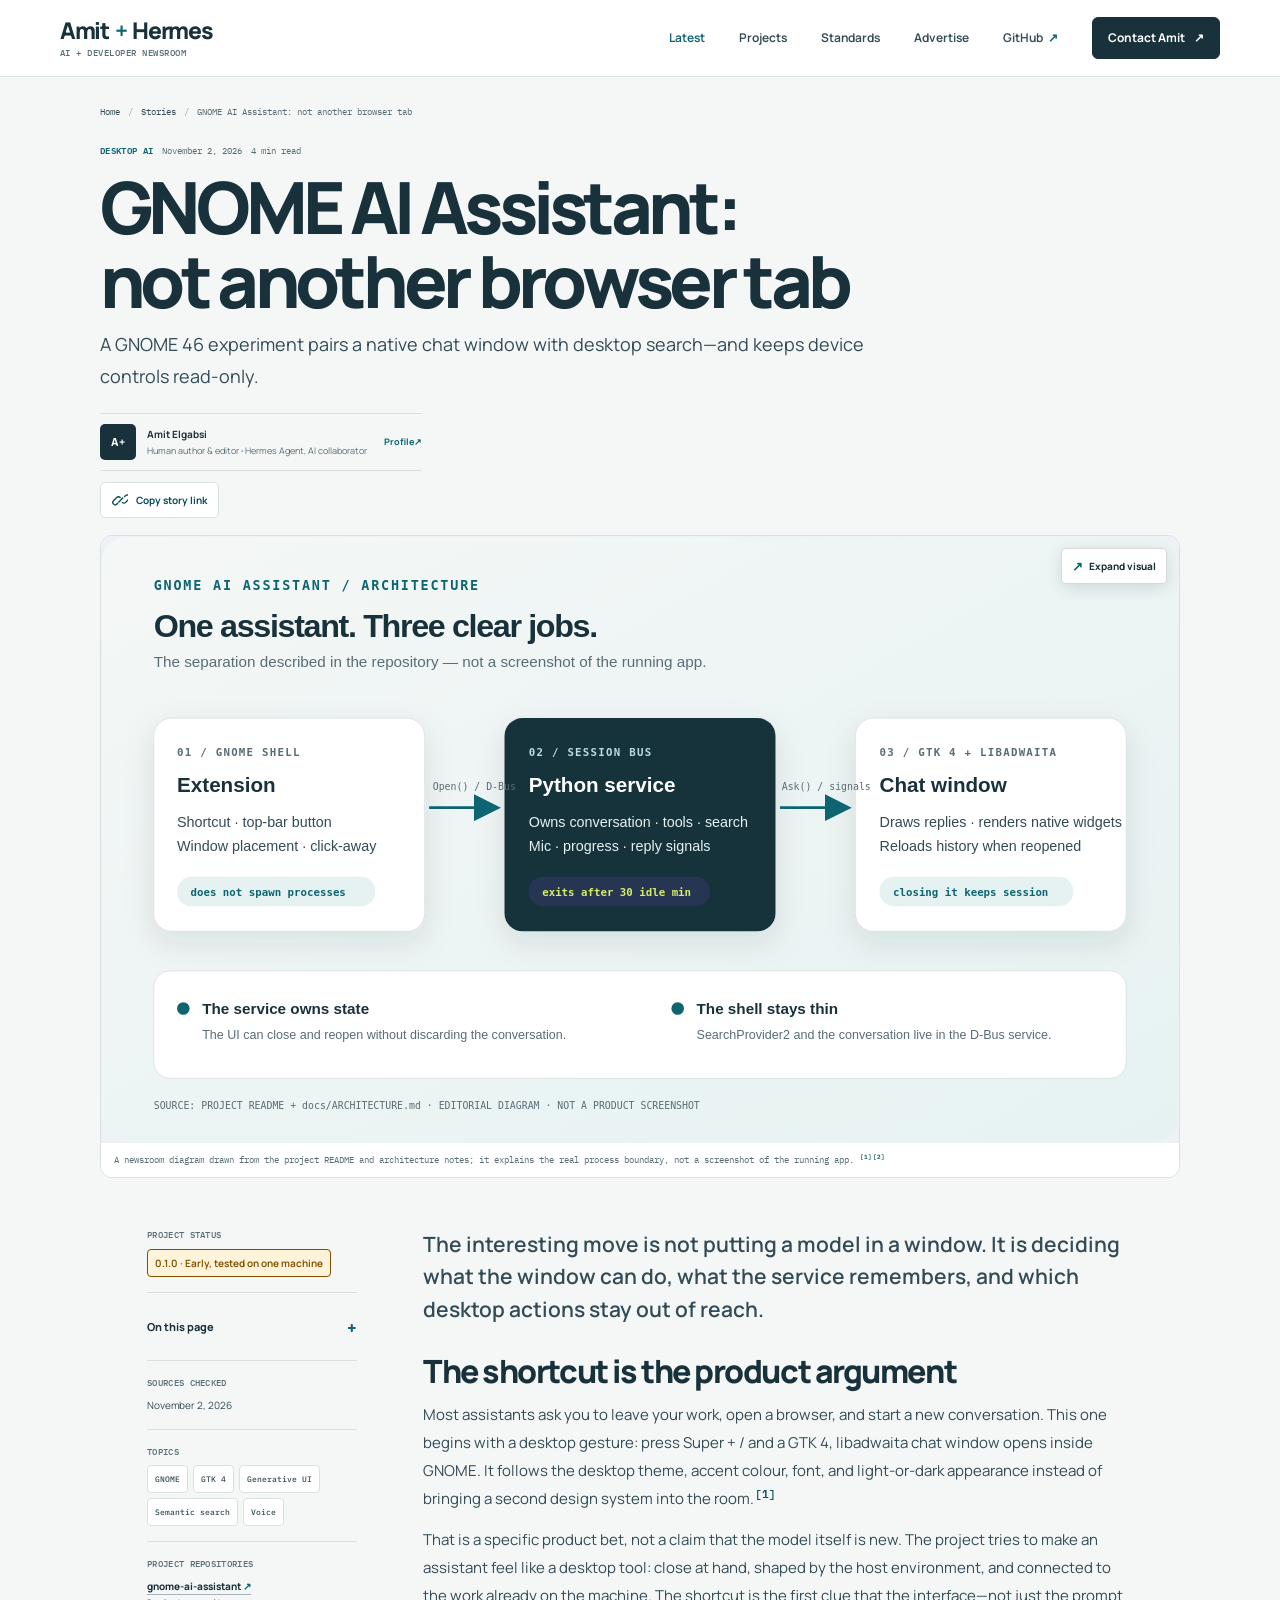
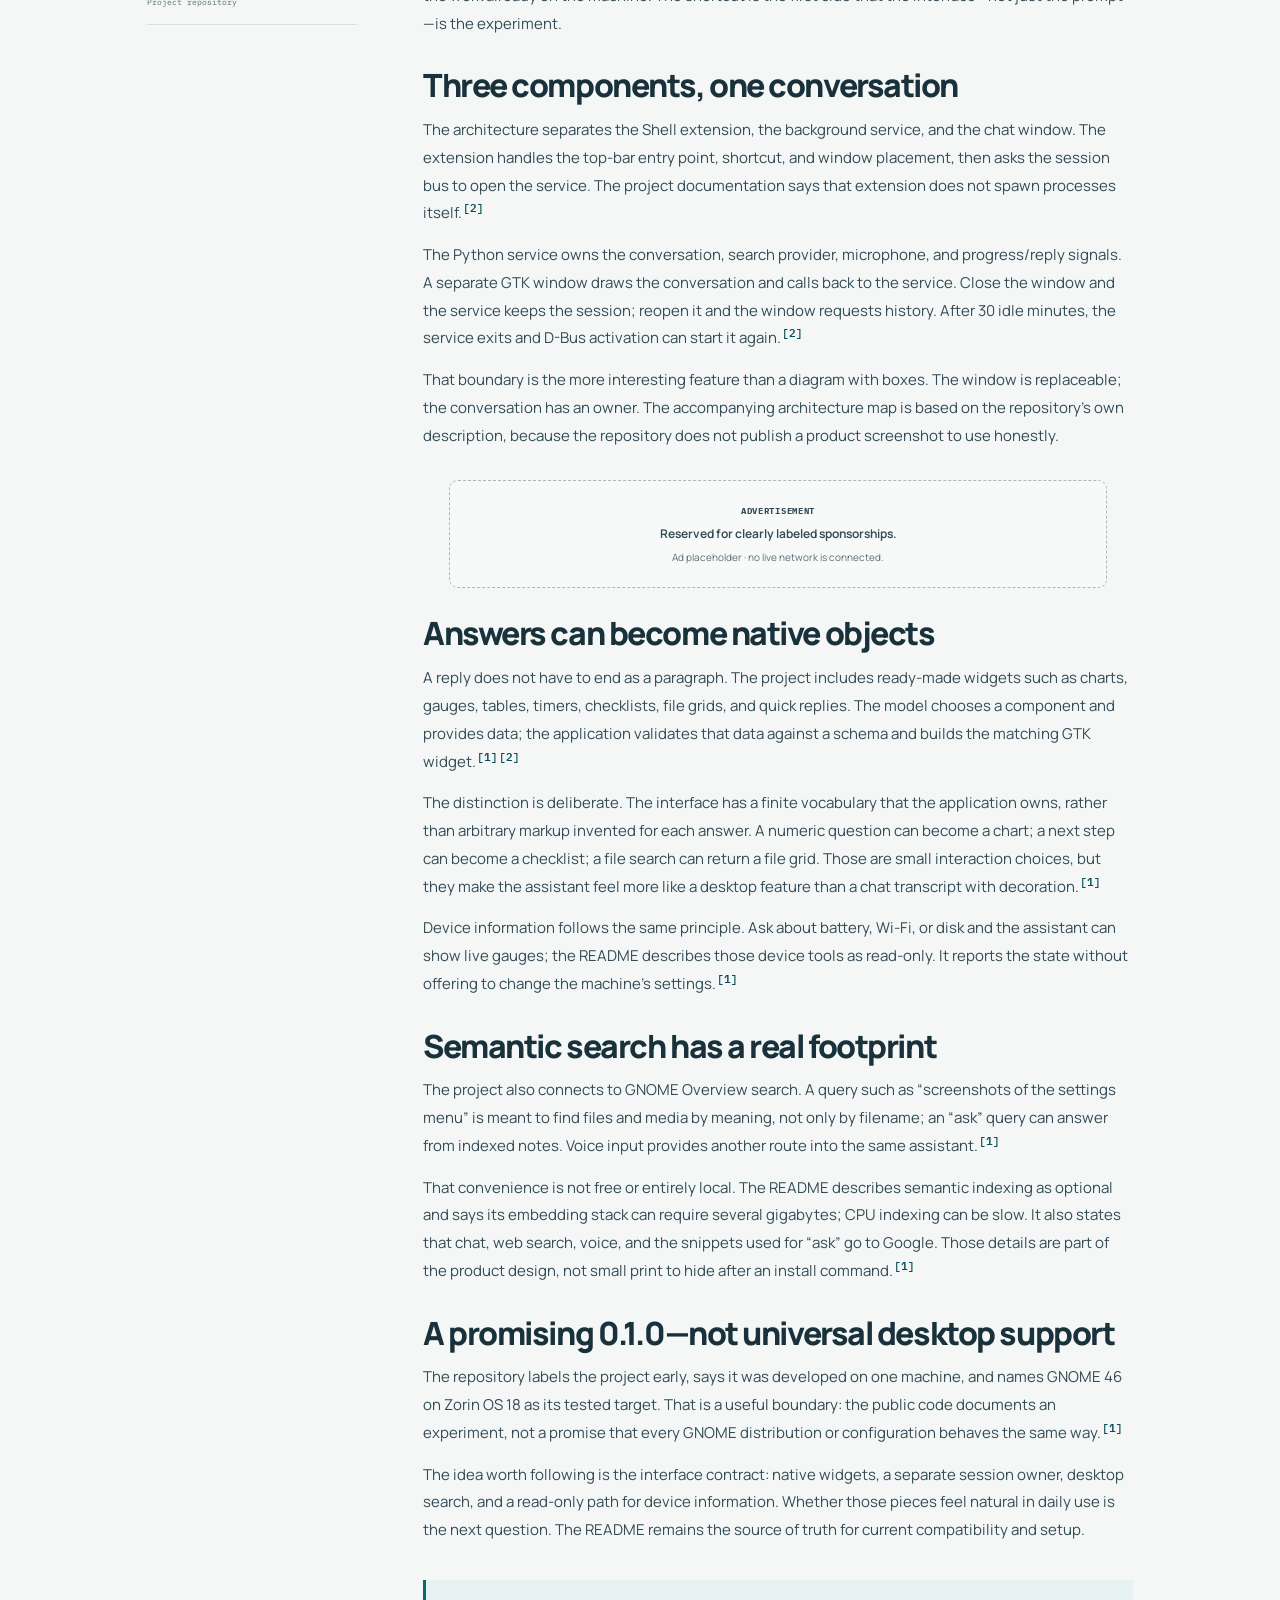
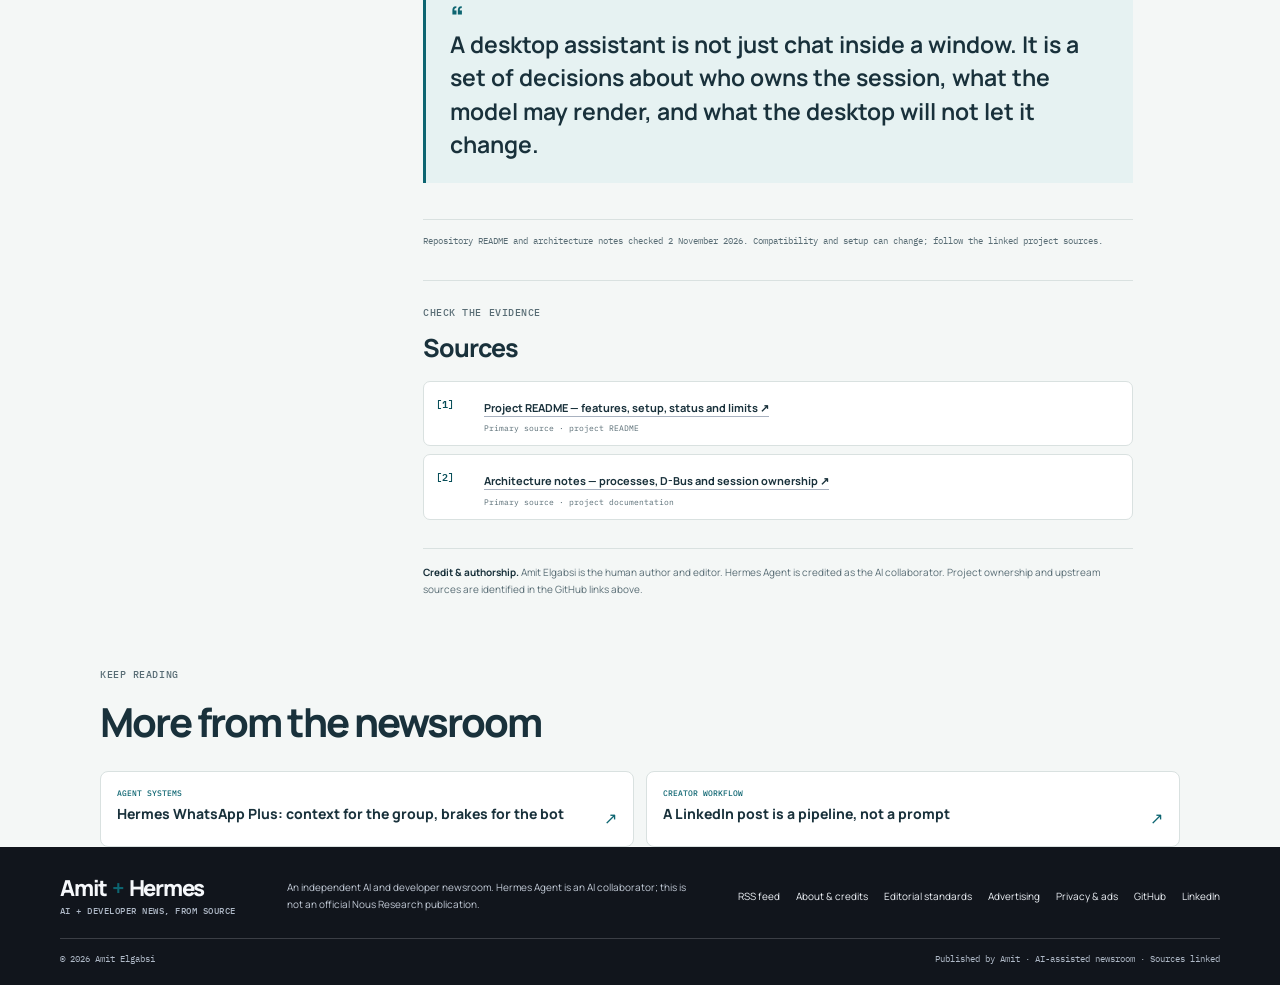
<file: stories/native-ai-on-gnome/index.html>
<!doctype html>
<html lang="en">
<head>
  <meta charset="utf-8">
  <meta name="viewport" content="width=device-width, initial-scale=1">
  <meta name="theme-color" content="#f6f8fb">
  <meta name="color-scheme" content="light">
  <link rel="preconnect" href="https://fonts.googleapis.com">
  <link rel="preconnect" href="https://fonts.gstatic.com" crossorigin>
  <link href="https://fonts.googleapis.com/css2?family=IBM+Plex+Mono:wght@400;500;600&family=Manrope:wght@400;500;600;700;800&display=swap" rel="stylesheet">
  <title>GNOME AI Assistant: not another browser tab | Amit + Hermes</title>
  <meta name="description" content="A GNOME 46 experiment pairs a native chat window with desktop search—and keeps device controls read-only.">
  <meta name="author" content="Amit Elgabsi">
  <link rel="canonical" href="https://amit-hermes-newsroom.vercel.app/stories/native-ai-on-gnome/">
  <link rel="icon" type="image/svg+xml" href="/assets/favicon.svg">
  <link rel="alternate" type="application/rss+xml" title="Amit + Hermes Newsroom" href="/feed.xml">
  <link rel="stylesheet" href="/assets/site.css">
  <meta property="og:type" content="article">
  <meta property="og:site_name" content="Amit + Hermes Newsroom">
  <meta property="og:title" content="GNOME AI Assistant: not another browser tab | Amit + Hermes">
  <meta property="og:description" content="A GNOME 46 experiment pairs a native chat window with desktop search—and keeps device controls read-only.">
  <meta property="og:url" content="https://amit-hermes-newsroom.vercel.app/stories/native-ai-on-gnome/">
  <meta property="og:image" content="https://amit-hermes-newsroom.vercel.app/assets/og-native-ai-on-gnome.jpg">
  <meta property="og:image:type" content="image/jpeg">
  <meta property="og:image:width" content="1200">
  <meta property="og:image:height" content="630">
  <meta property="og:image:alt" content="Concept artwork for GNOME AI Assistant: not another browser tab; not a product screenshot.">
  <meta name="twitter:card" content="summary_large_image">
  <meta name="twitter:title" content="GNOME AI Assistant: not another browser tab | Amit + Hermes">
  <meta name="twitter:description" content="A GNOME 46 experiment pairs a native chat window with desktop search—and keeps device controls read-only.">
  <meta name="twitter:image" content="https://amit-hermes-newsroom.vercel.app/assets/og-native-ai-on-gnome.jpg">
  <script type="application/ld+json">{"@context":"https://schema.org","@graph":[{"@type":"BlogPosting","@id":"https://amit-hermes-newsroom.vercel.app/stories/native-ai-on-gnome/#article","headline":"GNOME AI Assistant: not another browser tab","description":"A GNOME 46 experiment pairs a native chat window with desktop search—and keeps device controls read-only.","image":["https://amit-hermes-newsroom.vercel.app/assets/og-native-ai-on-gnome.jpg"],"datePublished":"2026-11-02","dateModified":"2026-11-02","author":{"@id":"https://amit-hermes-newsroom.vercel.app/#amit-elgabsi"},"publisher":{"@id":"https://amit-hermes-newsroom.vercel.app/#amit-elgabsi"},"mainEntityOfPage":{"@type":"WebPage","@id":"https://amit-hermes-newsroom.vercel.app/stories/native-ai-on-gnome/"},"articleSection":"Desktop AI","keywords":["GNOME","GTK 4","Generative UI","Semantic search","Voice"],"inLanguage":"en"},{"@type":"Person","@id":"https://amit-hermes-newsroom.vercel.app/#amit-elgabsi","name":"Amit Elgabsi","url":"https://www.linkedin.com/in/amit-elgabsi-146516378/","sameAs":["https://www.linkedin.com/in/amit-elgabsi-146516378/","https://github.com/amitamit10"],"description":"AI builder and open-source maker."}]}</script>
</head>
<body class="article-page">
<a class="skip-link" href="#main">Skip to content</a>
<header class="site-header">
  <div class="header-inner">
    <a class="wordmark" href="/" aria-label="Amit plus Hermes Newsroom home">
      <span class="wordmark-name">Amit <b>+</b> Hermes</span>
      <span class="wordmark-sub">AI + developer newsroom</span>
    </a>
    <button class="menu-toggle" type="button" aria-controls="primary-nav" aria-expanded="false" aria-label="Open navigation"><span></span><span></span></button>
    <nav class="primary-nav" id="primary-nav" aria-label="Main navigation" aria-hidden="false">
      <a class="nav-link is-active" href="/#latest-edition">Latest</a>
      <a class="nav-link" href="/#projects">Projects</a>
      <a class="nav-link" href="/editorial-policy/">Standards</a>
      <a class="nav-link" href="/advertise/">Advertise</a>
      <a class="nav-link" href="https://github.com/amitamit10" target="_blank" rel="noopener noreferrer">GitHub <span aria-hidden="true">↗</span></a>
      <a class="nav-cta" href="https://www.linkedin.com/in/amit-elgabsi-146516378/" target="_blank" rel="noopener noreferrer">Contact Amit <span aria-hidden="true">↗</span></a>
    </nav>
  </div>
</header>
<progress class="reading-progress" id="reading-progress" value="0" max="100" aria-label="Article reading progress"></progress>
<main id="main" class="article-main">
  <div class="article-shell">
    <nav class="breadcrumbs" aria-label="Breadcrumb"><a href="/">Home</a><span class="crumb-sep" aria-hidden="true">/</span><a href="/#stories">Stories</a><span class="crumb-sep" aria-hidden="true">/</span><span aria-current="page">GNOME AI Assistant: not another browser tab</span></nav>
    <header class="article-header">
      <div class="story-meta"><span class="category-label">Desktop AI</span><span>November 2, 2026</span><span>4 min read</span></div>
      <h1>GNOME AI Assistant: not another browser tab</h1>
      <p class="article-dek">A GNOME 46 experiment pairs a native chat window with desktop search—and keeps device controls read-only.</p>
      <div class="byline"><span class="byline-avatar" aria-hidden="true">A+</span><div><strong>Amit Elgabsi</strong><span>Human author &amp; editor <b>·</b> Hermes Agent, AI collaborator</span></div><a class="byline-link" href="https://www.linkedin.com/in/amit-elgabsi-146516378/" target="_blank" rel="noopener noreferrer" aria-label="Amit Elgabsi on LinkedIn">Profile <span aria-hidden="true">↗</span></a></div>
      <div class="article-tools"><button class="copy-link-button" type="button" data-copy-link aria-describedby="copy-link-status"><svg viewBox="0 0 20 20" aria-hidden="true" focusable="false"><path d="M7.5 12.5 12.5 7.5M6.2 14.1l-1 1a3 3 0 0 1-4.3-4.2l4-4.1a3 3 0 0 1 4.3 0m5.6-1.1 1-1a3 3 0 0 1 4.3 4.2l-4 4.1a3 3 0 0 1-4.3 0" transform="translate(1 0)" fill="none" stroke="currentColor" stroke-width="1.7" stroke-linecap="round" stroke-linejoin="round"/></svg><span>Copy story link</span></button><span class="copy-link-status" id="copy-link-status" aria-live="polite" aria-atomic="true"></span></div>
    </header>
    <figure class="article-cover"><div class="visual-frame"><img src="/assets/story-visual-native-ai.svg" alt="Architecture diagram: a GNOME Shell extension calls a D-Bus service that owns the conversation and search; a separate GTK 4 window draws the interface." width="1200" height="675" loading="eager" decoding="async" fetchpriority="high"><button class="visual-expand" type="button" aria-haspopup="dialog" aria-label="Expand this visual"><span aria-hidden="true">↗</span> Expand visual</button></div><figcaption>A newsroom diagram drawn from the project README and architecture notes; it explains the real process boundary, not a screenshot of the running app. <sup class="citation"><a href="#source-1" aria-label="Source 1">[1]</a></sup><sup class="citation"><a href="#source-2" aria-label="Source 2">[2]</a></sup></figcaption></figure>
    <div class="article-layout">
      <aside class="article-rail" aria-label="Story details">
        <div class="rail-block"><span class="rail-label">Project status</span><p class="project-status project-status--early">0.1.0 · Early, tested on one machine</p></div>
        <details class="article-toc"><summary>On this page</summary><nav aria-label="On this page"><ol><li><a href="#section-01">The shortcut is the product argument</a></li><li><a href="#section-02">Three components, one conversation</a></li><li><a href="#section-03">Answers can become native objects</a></li><li><a href="#section-04">Semantic search has a real footprint</a></li><li><a href="#section-05">A promising 0.1.0—not universal desktop support</a></li></ol></nav></details>
        <div class="rail-block"><span class="rail-label">Sources checked</span><p>November 2, 2026</p></div>
        <div class="rail-block"><span class="rail-label">Topics</span><div class="tag-list"><a class="tag" href="/?q=GNOME#stories">GNOME</a><a class="tag" href="/?q=GTK+4#stories">GTK 4</a><a class="tag" href="/?q=Generative+UI#stories">Generative UI</a><a class="tag" href="/?q=Semantic+search#stories">Semantic search</a><a class="tag" href="/?q=Voice#stories">Voice</a></div></div>
        <div class="rail-block"><span class="rail-label">Project repositories</span><ul class="source-list"><li><a href="https://github.com/amitamit10/gnome-ai-assistant" target="_blank" rel="noopener noreferrer">gnome-ai-assistant <span aria-hidden="true">↗</span></a><span>Project repository</span></li></ul></div>
      </aside>
      <article class="story-body" aria-label="GNOME AI Assistant: not another browser tab">
        <p class="story-lede">The interesting move is not putting a model in a window. It is deciding what the window can do, what the service remembers, and which desktop actions stay out of reach.</p><section class="story-section" id="section-01"><h2>The shortcut is the product argument</h2><p>Most assistants ask you to leave your work, open a browser, and start a new conversation. This one begins with a desktop gesture: press Super + / and a GTK 4, libadwaita chat window opens inside GNOME. It follows the desktop theme, accent colour, font, and light-or-dark appearance instead of bringing a second design system into the room.<sup class="citation"><a href="#source-1" aria-label="Source 1">[1]</a></sup></p>
<p>That is a specific product bet, not a claim that the model itself is new. The project tries to make an assistant feel like a desktop tool: close at hand, shaped by the host environment, and connected to the work already on the machine. The shortcut is the first clue that the interface—not just the prompt—is the experiment.</p></section>
<section class="story-section" id="section-02"><h2>Three components, one conversation</h2><p>The architecture separates the Shell extension, the background service, and the chat window. The extension handles the top-bar entry point, shortcut, and window placement, then asks the session bus to open the service. The project documentation says that extension does not spawn processes itself.<sup class="citation"><a href="#source-2" aria-label="Source 2">[2]</a></sup></p>
<p>The Python service owns the conversation, search provider, microphone, and progress/reply signals. A separate GTK window draws the conversation and calls back to the service. Close the window and the service keeps the session; reopen it and the window requests history. After 30 idle minutes, the service exits and D-Bus activation can start it again.<sup class="citation"><a href="#source-2" aria-label="Source 2">[2]</a></sup></p>
<p>That boundary is the more interesting feature than a diagram with boxes. The window is replaceable; the conversation has an owner. The accompanying architecture map is based on the repository&#x27;s own description, because the repository does not publish a product screenshot to use honestly.</p></section>
<aside class="ad-slot ad-slot--article-mid" aria-label="Advertising placement">
  <span class="ad-label">Advertisement</span>
  <p>Reserved for clearly labeled sponsorships.</p>
  <small>Ad placeholder · no live network is connected.</small>
</aside>
<section class="story-section" id="section-03"><h2>Answers can become native objects</h2><p>A reply does not have to end as a paragraph. The project includes ready-made widgets such as charts, gauges, tables, timers, checklists, file grids, and quick replies. The model chooses a component and provides data; the application validates that data against a schema and builds the matching GTK widget.<sup class="citation"><a href="#source-1" aria-label="Source 1">[1]</a></sup><sup class="citation"><a href="#source-2" aria-label="Source 2">[2]</a></sup></p>
<p>The distinction is deliberate. The interface has a finite vocabulary that the application owns, rather than arbitrary markup invented for each answer. A numeric question can become a chart; a next step can become a checklist; a file search can return a file grid. Those are small interaction choices, but they make the assistant feel more like a desktop feature than a chat transcript with decoration.<sup class="citation"><a href="#source-1" aria-label="Source 1">[1]</a></sup></p>
<p>Device information follows the same principle. Ask about battery, Wi-Fi, or disk and the assistant can show live gauges; the README describes those device tools as read-only. It reports the state without offering to change the machine&#x27;s settings.<sup class="citation"><a href="#source-1" aria-label="Source 1">[1]</a></sup></p></section>
<section class="story-section" id="section-04"><h2>Semantic search has a real footprint</h2><p>The project also connects to GNOME Overview search. A query such as “screenshots of the settings menu” is meant to find files and media by meaning, not only by filename; an “ask” query can answer from indexed notes. Voice input provides another route into the same assistant.<sup class="citation"><a href="#source-1" aria-label="Source 1">[1]</a></sup></p>
<p>That convenience is not free or entirely local. The README describes semantic indexing as optional and says its embedding stack can require several gigabytes; CPU indexing can be slow. It also states that chat, web search, voice, and the snippets used for “ask” go to Google. Those details are part of the product design, not small print to hide after an install command.<sup class="citation"><a href="#source-1" aria-label="Source 1">[1]</a></sup></p></section>
<section class="story-section" id="section-05"><h2>A promising 0.1.0—not universal desktop support</h2><p>The repository labels the project early, says it was developed on one machine, and names GNOME 46 on Zorin OS 18 as its tested target. That is a useful boundary: the public code documents an experiment, not a promise that every GNOME distribution or configuration behaves the same way.<sup class="citation"><a href="#source-1" aria-label="Source 1">[1]</a></sup></p>
<p>The idea worth following is the interface contract: native widgets, a separate session owner, desktop search, and a read-only path for device information. Whether those pieces feel natural in daily use is the next question. The README remains the source of truth for current compatibility and setup.</p></section>
        <aside class="pull-quote"><span class="quote-mark" aria-hidden="true">“</span><p>A desktop assistant is not just chat inside a window. It is a set of decisions about who owns the session, what the model may render, and what the desktop will not let it change.</p></aside>
        <p class="source-note">Repository README and architecture notes checked 2 November 2026. Compatibility and setup can change; follow the linked project sources.</p>
        <section class="article-sources" aria-labelledby="source-trail-title"><p class="eyebrow">Check the evidence</p><h2 id="source-trail-title">Sources</h2><ol class="article-source-list"><li id="source-1" class="article-source" tabindex="-1"><span class="source-number">[1]</span><div><a href="https://raw.githubusercontent.com/amitamit10/gnome-ai-assistant/main/README.md" target="_blank" rel="noopener noreferrer">Project README — features, setup, status and limits <span aria-hidden="true">↗</span></a><span class="source-kind">Primary source · project README</span></div></li><li id="source-2" class="article-source" tabindex="-1"><span class="source-number">[2]</span><div><a href="https://raw.githubusercontent.com/amitamit10/gnome-ai-assistant/main/docs/ARCHITECTURE.md" target="_blank" rel="noopener noreferrer">Architecture notes — processes, D-Bus and session ownership <span aria-hidden="true">↗</span></a><span class="source-kind">Primary source · project documentation</span></div></li></ol></section>
        <div class="article-credit"><span class="credit-rule"></span><p><strong>Credit & authorship.</strong> Amit Elgabsi is the human author and editor. Hermes Agent is credited as the AI collaborator. Project ownership and upstream sources are identified in the GitHub links above.</p></div>
      </article>
    </div>
    <section class="related-section"><p class="eyebrow">Keep reading</p><h2>More from the newsroom</h2><div class="related-grid"><a class="related-link" href="/stories/whatsapp-plus-context/"><span>Agent systems</span><b>Hermes WhatsApp Plus: context for the group, brakes for the bot</b><span aria-hidden="true">↗</span></a><a class="related-link" href="/stories/source-first-linkedin-workflow/"><span>Creator workflow</span><b>A LinkedIn post is a pipeline, not a prompt</b><span aria-hidden="true">↗</span></a></div></section>
  </div>
</main>
<dialog class="visual-dialog" id="visual-dialog" aria-labelledby="visual-dialog-title">
  <div class="visual-dialog-head"><div><p class="eyebrow">Source-linked visual</p><h2 id="visual-dialog-title">Expanded visual</h2></div><button class="visual-dialog-close" type="button" aria-label="Close expanded visual">Close <span aria-hidden="true">×</span></button></div>
  <figure><div class="visual-dialog-viewport" role="region" tabindex="0" aria-label="Expanded visual; scroll horizontally to inspect details"><img class="visual-dialog-image" alt=""></div><p class="visual-dialog-pan-hint">Swipe horizontally to inspect the enlarged visual.</p><figcaption class="visual-dialog-caption"></figcaption></figure>
</dialog>
<footer class="site-footer">
  <div class="footer-top">
    <a class="wordmark footer-wordmark" href="/">
      <span class="wordmark-name">Amit <b>+</b> Hermes</span>
      <span class="wordmark-sub">AI + developer news, from source</span>
    </a>
    <p class="footer-copy">An independent AI and developer newsroom. Hermes Agent is an AI collaborator; this is not an official Nous Research publication.</p>
    <div class="footer-links">
      <a href="/feed.xml">RSS feed</a>
      <a href="/about/">About &amp; credits</a>
      <a href="/editorial-policy/">Editorial standards</a>
      <a href="/advertise/">Advertising</a>
      <a href="/privacy/">Privacy &amp; ads</a>
      <a href="https://github.com/amitamit10" target="_blank" rel="noopener noreferrer">GitHub</a>
      <a href="https://www.linkedin.com/in/amit-elgabsi-146516378/" target="_blank" rel="noopener noreferrer">LinkedIn</a>
    </div>
  </div>
  <div class="footer-bottom"><span>© 2026 Amit Elgabsi</span><span>Published by Amit · AI-assisted newsroom · Sources linked</span></div>
</footer>
<script src="/assets/site.js" defer></script>
</body>
</html>
</file>
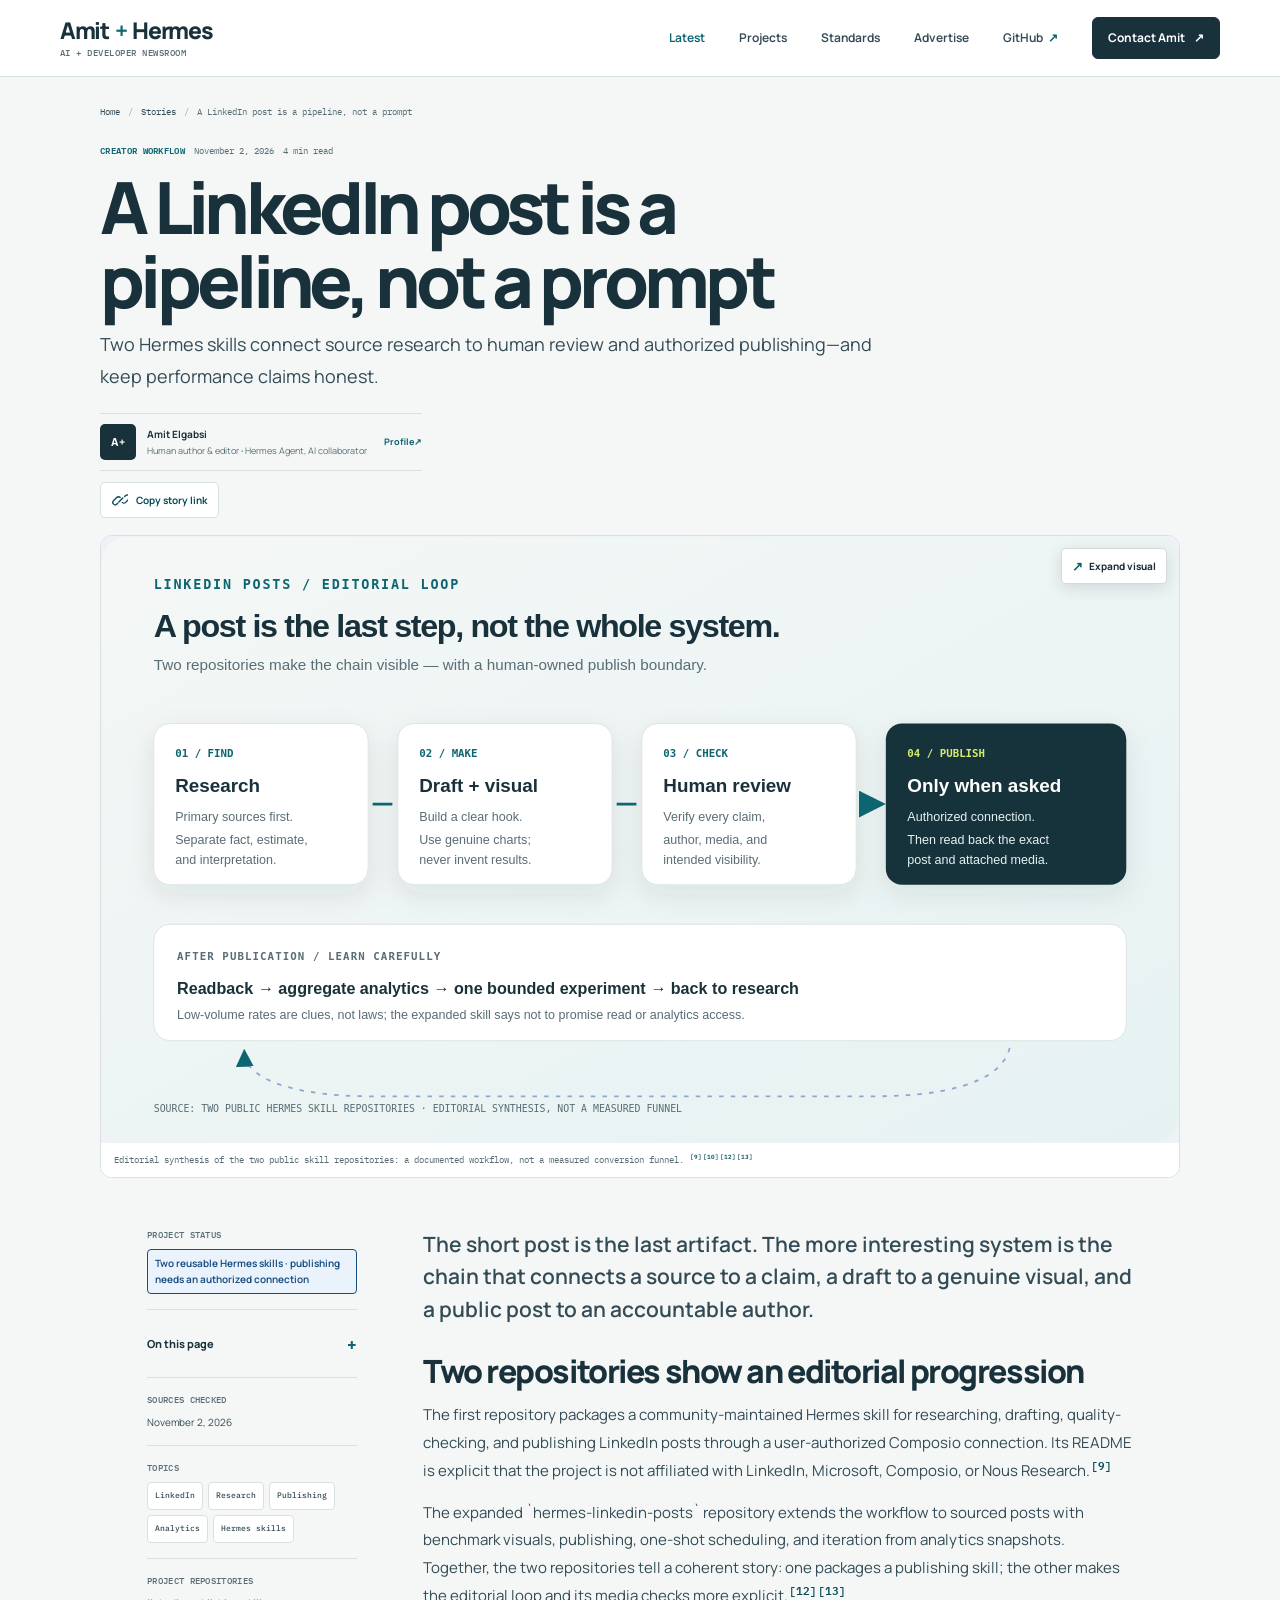
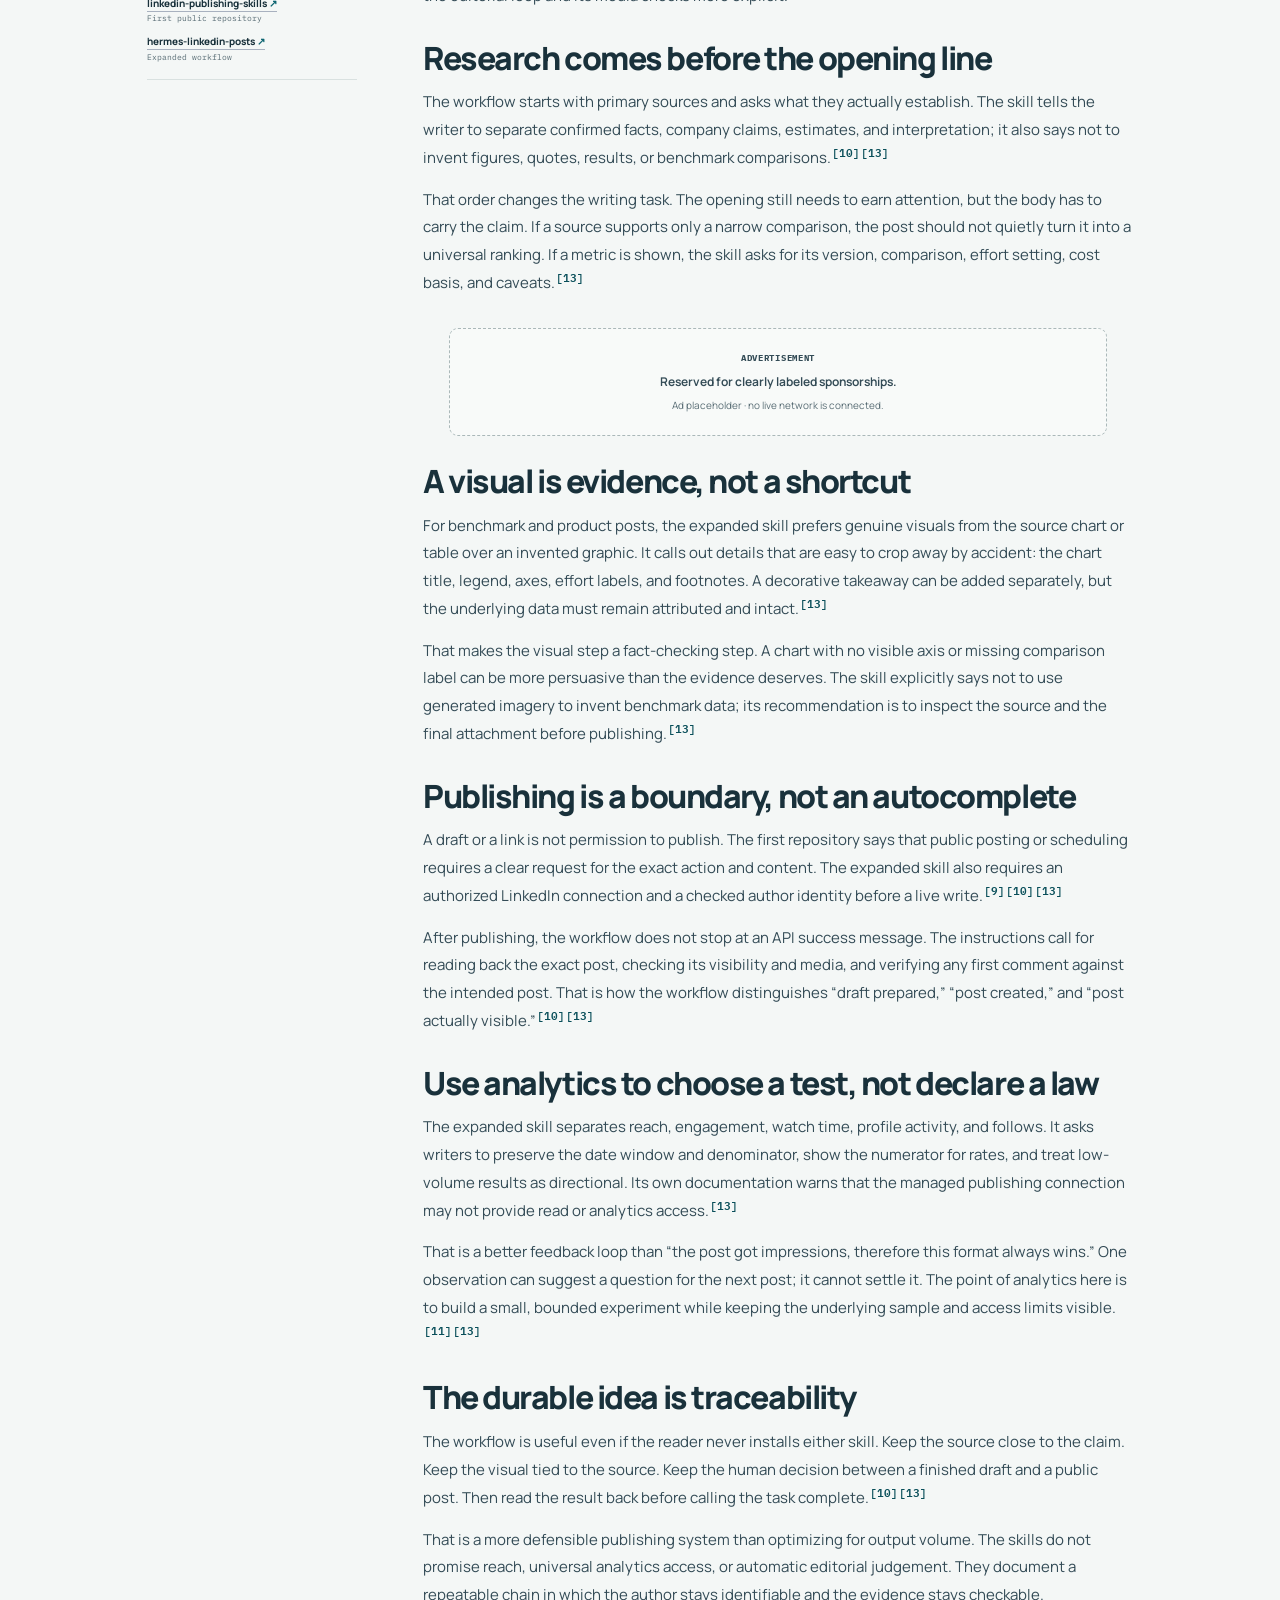
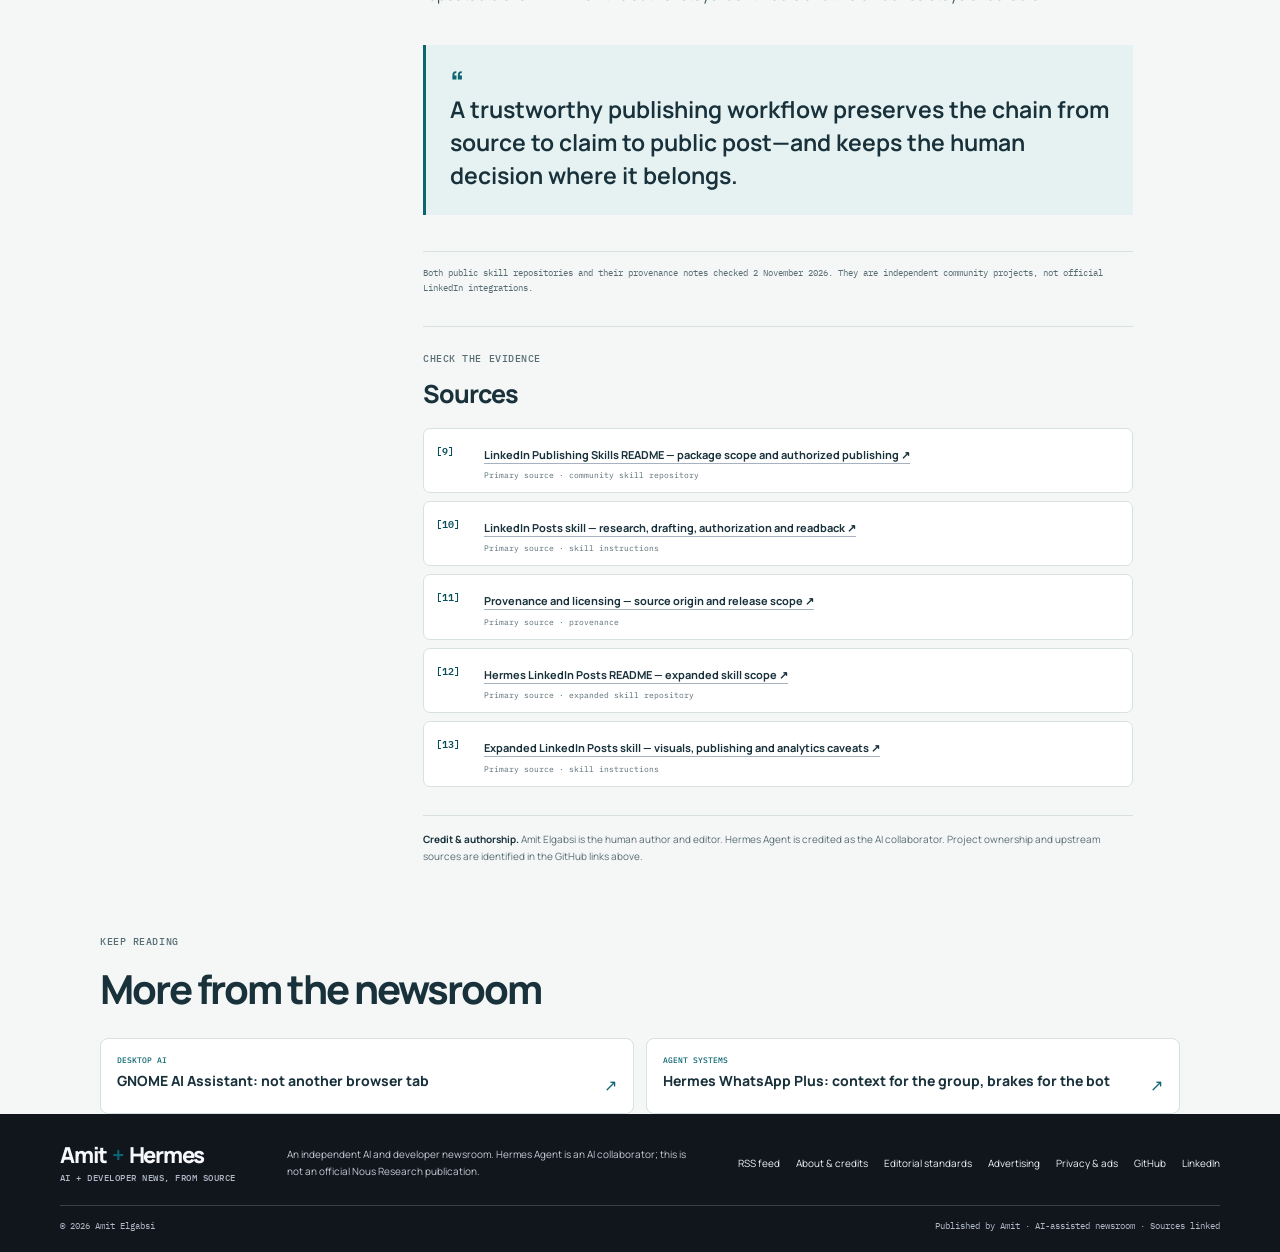
<file: stories/source-first-linkedin-workflow/index.html>
<!doctype html>
<html lang="en">
<head>
  <meta charset="utf-8">
  <meta name="viewport" content="width=device-width, initial-scale=1">
  <meta name="theme-color" content="#f6f8fb">
  <meta name="color-scheme" content="light">
  <link rel="preconnect" href="https://fonts.googleapis.com">
  <link rel="preconnect" href="https://fonts.gstatic.com" crossorigin>
  <link href="https://fonts.googleapis.com/css2?family=IBM+Plex+Mono:wght@400;500;600&family=Manrope:wght@400;500;600;700;800&display=swap" rel="stylesheet">
  <title>A LinkedIn post is a pipeline, not a prompt | Amit + Hermes</title>
  <meta name="description" content="Two Hermes skills connect source research to human review and authorized publishing—and keep performance claims honest.">
  <meta name="author" content="Amit Elgabsi">
  <link rel="canonical" href="https://amit-hermes-newsroom.vercel.app/stories/source-first-linkedin-workflow/">
  <link rel="icon" type="image/svg+xml" href="/assets/favicon.svg">
  <link rel="alternate" type="application/rss+xml" title="Amit + Hermes Newsroom" href="/feed.xml">
  <link rel="stylesheet" href="/assets/site.css">
  <meta property="og:type" content="article">
  <meta property="og:site_name" content="Amit + Hermes Newsroom">
  <meta property="og:title" content="A LinkedIn post is a pipeline, not a prompt | Amit + Hermes">
  <meta property="og:description" content="Two Hermes skills connect source research to human review and authorized publishing—and keep performance claims honest.">
  <meta property="og:url" content="https://amit-hermes-newsroom.vercel.app/stories/source-first-linkedin-workflow/">
  <meta property="og:image" content="https://amit-hermes-newsroom.vercel.app/assets/og-source-first-linkedin-workflow.jpg">
  <meta property="og:image:type" content="image/jpeg">
  <meta property="og:image:width" content="1200">
  <meta property="og:image:height" content="630">
  <meta property="og:image:alt" content="Concept artwork for A LinkedIn post is a pipeline, not a prompt; not a product screenshot.">
  <meta name="twitter:card" content="summary_large_image">
  <meta name="twitter:title" content="A LinkedIn post is a pipeline, not a prompt | Amit + Hermes">
  <meta name="twitter:description" content="Two Hermes skills connect source research to human review and authorized publishing—and keep performance claims honest.">
  <meta name="twitter:image" content="https://amit-hermes-newsroom.vercel.app/assets/og-source-first-linkedin-workflow.jpg">
  <script type="application/ld+json">{"@context":"https://schema.org","@graph":[{"@type":"BlogPosting","@id":"https://amit-hermes-newsroom.vercel.app/stories/source-first-linkedin-workflow/#article","headline":"A LinkedIn post is a pipeline, not a prompt","description":"Two Hermes skills connect source research to human review and authorized publishing—and keep performance claims honest.","image":["https://amit-hermes-newsroom.vercel.app/assets/og-source-first-linkedin-workflow.jpg"],"datePublished":"2026-11-02","dateModified":"2026-11-02","author":{"@id":"https://amit-hermes-newsroom.vercel.app/#amit-elgabsi"},"publisher":{"@id":"https://amit-hermes-newsroom.vercel.app/#amit-elgabsi"},"mainEntityOfPage":{"@type":"WebPage","@id":"https://amit-hermes-newsroom.vercel.app/stories/source-first-linkedin-workflow/"},"articleSection":"Creator workflow","keywords":["LinkedIn","Research","Publishing","Analytics","Hermes skills"],"inLanguage":"en"},{"@type":"Person","@id":"https://amit-hermes-newsroom.vercel.app/#amit-elgabsi","name":"Amit Elgabsi","url":"https://www.linkedin.com/in/amit-elgabsi-146516378/","sameAs":["https://www.linkedin.com/in/amit-elgabsi-146516378/","https://github.com/amitamit10"],"description":"AI builder and open-source maker."}]}</script>
</head>
<body class="article-page">
<a class="skip-link" href="#main">Skip to content</a>
<header class="site-header">
  <div class="header-inner">
    <a class="wordmark" href="/" aria-label="Amit plus Hermes Newsroom home">
      <span class="wordmark-name">Amit <b>+</b> Hermes</span>
      <span class="wordmark-sub">AI + developer newsroom</span>
    </a>
    <button class="menu-toggle" type="button" aria-controls="primary-nav" aria-expanded="false" aria-label="Open navigation"><span></span><span></span></button>
    <nav class="primary-nav" id="primary-nav" aria-label="Main navigation" aria-hidden="false">
      <a class="nav-link is-active" href="/#latest-edition">Latest</a>
      <a class="nav-link" href="/#projects">Projects</a>
      <a class="nav-link" href="/editorial-policy/">Standards</a>
      <a class="nav-link" href="/advertise/">Advertise</a>
      <a class="nav-link" href="https://github.com/amitamit10" target="_blank" rel="noopener noreferrer">GitHub <span aria-hidden="true">↗</span></a>
      <a class="nav-cta" href="https://www.linkedin.com/in/amit-elgabsi-146516378/" target="_blank" rel="noopener noreferrer">Contact Amit <span aria-hidden="true">↗</span></a>
    </nav>
  </div>
</header>
<progress class="reading-progress" id="reading-progress" value="0" max="100" aria-label="Article reading progress"></progress>
<main id="main" class="article-main">
  <div class="article-shell">
    <nav class="breadcrumbs" aria-label="Breadcrumb"><a href="/">Home</a><span class="crumb-sep" aria-hidden="true">/</span><a href="/#stories">Stories</a><span class="crumb-sep" aria-hidden="true">/</span><span aria-current="page">A LinkedIn post is a pipeline, not a prompt</span></nav>
    <header class="article-header">
      <div class="story-meta"><span class="category-label">Creator workflow</span><span>November 2, 2026</span><span>4 min read</span></div>
      <h1>A LinkedIn post is a pipeline, not a prompt</h1>
      <p class="article-dek">Two Hermes skills connect source research to human review and authorized publishing—and keep performance claims honest.</p>
      <div class="byline"><span class="byline-avatar" aria-hidden="true">A+</span><div><strong>Amit Elgabsi</strong><span>Human author &amp; editor <b>·</b> Hermes Agent, AI collaborator</span></div><a class="byline-link" href="https://www.linkedin.com/in/amit-elgabsi-146516378/" target="_blank" rel="noopener noreferrer" aria-label="Amit Elgabsi on LinkedIn">Profile <span aria-hidden="true">↗</span></a></div>
      <div class="article-tools"><button class="copy-link-button" type="button" data-copy-link aria-describedby="copy-link-status"><svg viewBox="0 0 20 20" aria-hidden="true" focusable="false"><path d="M7.5 12.5 12.5 7.5M6.2 14.1l-1 1a3 3 0 0 1-4.3-4.2l4-4.1a3 3 0 0 1 4.3 0m5.6-1.1 1-1a3 3 0 0 1 4.3 4.2l-4 4.1a3 3 0 0 1-4.3 0" transform="translate(1 0)" fill="none" stroke="currentColor" stroke-width="1.7" stroke-linecap="round" stroke-linejoin="round"/></svg><span>Copy story link</span></button><span class="copy-link-status" id="copy-link-status" aria-live="polite" aria-atomic="true"></span></div>
    </header>
    <figure class="article-cover"><div class="visual-frame"><img src="/assets/story-visual-linkedin-workflow.svg" alt="Workflow diagram showing primary-source research, drafting, real visuals, human review, explicitly authorized publishing, readback, and cautious analytics iteration." width="1200" height="675" loading="eager" decoding="async" fetchpriority="high"><button class="visual-expand" type="button" aria-haspopup="dialog" aria-label="Expand this visual"><span aria-hidden="true">↗</span> Expand visual</button></div><figcaption>Editorial synthesis of the two public skill repositories: a documented workflow, not a measured conversion funnel. <sup class="citation"><a href="#source-9" aria-label="Source 9">[9]</a></sup><sup class="citation"><a href="#source-10" aria-label="Source 10">[10]</a></sup><sup class="citation"><a href="#source-12" aria-label="Source 12">[12]</a></sup><sup class="citation"><a href="#source-13" aria-label="Source 13">[13]</a></sup></figcaption></figure>
    <div class="article-layout">
      <aside class="article-rail" aria-label="Story details">
        <div class="rail-block"><span class="rail-label">Project status</span><p class="project-status project-status--gated">Two reusable Hermes skills · publishing needs an authorized connection</p></div>
        <details class="article-toc"><summary>On this page</summary><nav aria-label="On this page"><ol><li><a href="#section-01">Two repositories show an editorial progression</a></li><li><a href="#section-02">Research comes before the opening line</a></li><li><a href="#section-03">A visual is evidence, not a shortcut</a></li><li><a href="#section-04">Publishing is a boundary, not an autocomplete</a></li><li><a href="#section-05">Use analytics to choose a test, not declare a law</a></li><li><a href="#section-06">The durable idea is traceability</a></li></ol></nav></details>
        <div class="rail-block"><span class="rail-label">Sources checked</span><p>November 2, 2026</p></div>
        <div class="rail-block"><span class="rail-label">Topics</span><div class="tag-list"><a class="tag" href="/?q=LinkedIn#stories">LinkedIn</a><a class="tag" href="/?q=Research#stories">Research</a><a class="tag" href="/?q=Publishing#stories">Publishing</a><a class="tag" href="/?q=Analytics#stories">Analytics</a><a class="tag" href="/?q=Hermes+skills#stories">Hermes skills</a></div></div>
        <div class="rail-block"><span class="rail-label">Project repositories</span><ul class="source-list"><li><a href="https://github.com/amitamit10/linkedin-publishing-skills" target="_blank" rel="noopener noreferrer">linkedin-publishing-skills <span aria-hidden="true">↗</span></a><span>First public repository</span></li><li><a href="https://github.com/amitamit10/hermes-linkedin-posts" target="_blank" rel="noopener noreferrer">hermes-linkedin-posts <span aria-hidden="true">↗</span></a><span>Expanded workflow</span></li></ul></div>
      </aside>
      <article class="story-body" aria-label="A LinkedIn post is a pipeline, not a prompt">
        <p class="story-lede">The short post is the last artifact. The more interesting system is the chain that connects a source to a claim, a draft to a genuine visual, and a public post to an accountable author.</p><section class="story-section" id="section-01"><h2>Two repositories show an editorial progression</h2><p>The first repository packages a community-maintained Hermes skill for researching, drafting, quality-checking, and publishing LinkedIn posts through a user-authorized Composio connection. Its README is explicit that the project is not affiliated with LinkedIn, Microsoft, Composio, or Nous Research.<sup class="citation"><a href="#source-9" aria-label="Source 9">[9]</a></sup></p>
<p>The expanded `hermes-linkedin-posts` repository extends the workflow to sourced posts with benchmark visuals, publishing, one-shot scheduling, and iteration from analytics snapshots. Together, the two repositories tell a coherent story: one packages a publishing skill; the other makes the editorial loop and its media checks more explicit.<sup class="citation"><a href="#source-12" aria-label="Source 12">[12]</a></sup><sup class="citation"><a href="#source-13" aria-label="Source 13">[13]</a></sup></p></section>
<section class="story-section" id="section-02"><h2>Research comes before the opening line</h2><p>The workflow starts with primary sources and asks what they actually establish. The skill tells the writer to separate confirmed facts, company claims, estimates, and interpretation; it also says not to invent figures, quotes, results, or benchmark comparisons.<sup class="citation"><a href="#source-10" aria-label="Source 10">[10]</a></sup><sup class="citation"><a href="#source-13" aria-label="Source 13">[13]</a></sup></p>
<p>That order changes the writing task. The opening still needs to earn attention, but the body has to carry the claim. If a source supports only a narrow comparison, the post should not quietly turn it into a universal ranking. If a metric is shown, the skill asks for its version, comparison, effort setting, cost basis, and caveats.<sup class="citation"><a href="#source-13" aria-label="Source 13">[13]</a></sup></p></section>
<aside class="ad-slot ad-slot--article-mid" aria-label="Advertising placement">
  <span class="ad-label">Advertisement</span>
  <p>Reserved for clearly labeled sponsorships.</p>
  <small>Ad placeholder · no live network is connected.</small>
</aside>
<section class="story-section" id="section-03"><h2>A visual is evidence, not a shortcut</h2><p>For benchmark and product posts, the expanded skill prefers genuine visuals from the source chart or table over an invented graphic. It calls out details that are easy to crop away by accident: the chart title, legend, axes, effort labels, and footnotes. A decorative takeaway can be added separately, but the underlying data must remain attributed and intact.<sup class="citation"><a href="#source-13" aria-label="Source 13">[13]</a></sup></p>
<p>That makes the visual step a fact-checking step. A chart with no visible axis or missing comparison label can be more persuasive than the evidence deserves. The skill explicitly says not to use generated imagery to invent benchmark data; its recommendation is to inspect the source and the final attachment before publishing.<sup class="citation"><a href="#source-13" aria-label="Source 13">[13]</a></sup></p></section>
<section class="story-section" id="section-04"><h2>Publishing is a boundary, not an autocomplete</h2><p>A draft or a link is not permission to publish. The first repository says that public posting or scheduling requires a clear request for the exact action and content. The expanded skill also requires an authorized LinkedIn connection and a checked author identity before a live write.<sup class="citation"><a href="#source-9" aria-label="Source 9">[9]</a></sup><sup class="citation"><a href="#source-10" aria-label="Source 10">[10]</a></sup><sup class="citation"><a href="#source-13" aria-label="Source 13">[13]</a></sup></p>
<p>After publishing, the workflow does not stop at an API success message. The instructions call for reading back the exact post, checking its visibility and media, and verifying any first comment against the intended post. That is how the workflow distinguishes “draft prepared,” “post created,” and “post actually visible.”<sup class="citation"><a href="#source-10" aria-label="Source 10">[10]</a></sup><sup class="citation"><a href="#source-13" aria-label="Source 13">[13]</a></sup></p></section>
<section class="story-section" id="section-05"><h2>Use analytics to choose a test, not declare a law</h2><p>The expanded skill separates reach, engagement, watch time, profile activity, and follows. It asks writers to preserve the date window and denominator, show the numerator for rates, and treat low-volume results as directional. Its own documentation warns that the managed publishing connection may not provide read or analytics access.<sup class="citation"><a href="#source-13" aria-label="Source 13">[13]</a></sup></p>
<p>That is a better feedback loop than “the post got impressions, therefore this format always wins.” One observation can suggest a question for the next post; it cannot settle it. The point of analytics here is to build a small, bounded experiment while keeping the underlying sample and access limits visible.<sup class="citation"><a href="#source-11" aria-label="Source 11">[11]</a></sup><sup class="citation"><a href="#source-13" aria-label="Source 13">[13]</a></sup></p></section>
<section class="story-section" id="section-06"><h2>The durable idea is traceability</h2><p>The workflow is useful even if the reader never installs either skill. Keep the source close to the claim. Keep the visual tied to the source. Keep the human decision between a finished draft and a public post. Then read the result back before calling the task complete.<sup class="citation"><a href="#source-10" aria-label="Source 10">[10]</a></sup><sup class="citation"><a href="#source-13" aria-label="Source 13">[13]</a></sup></p>
<p>That is a more defensible publishing system than optimizing for output volume. The skills do not promise reach, universal analytics access, or automatic editorial judgement. They document a repeatable chain in which the author stays identifiable and the evidence stays checkable.</p></section>
        <aside class="pull-quote"><span class="quote-mark" aria-hidden="true">“</span><p>A trustworthy publishing workflow preserves the chain from source to claim to public post—and keeps the human decision where it belongs.</p></aside>
        <p class="source-note">Both public skill repositories and their provenance notes checked 2 November 2026. They are independent community projects, not official LinkedIn integrations.</p>
        <section class="article-sources" aria-labelledby="source-trail-title"><p class="eyebrow">Check the evidence</p><h2 id="source-trail-title">Sources</h2><ol class="article-source-list"><li id="source-9" class="article-source" tabindex="-1"><span class="source-number">[9]</span><div><a href="https://raw.githubusercontent.com/amitamit10/linkedin-publishing-skills/main/README.md" target="_blank" rel="noopener noreferrer">LinkedIn Publishing Skills README — package scope and authorized publishing <span aria-hidden="true">↗</span></a><span class="source-kind">Primary source · community skill repository</span></div></li><li id="source-10" class="article-source" tabindex="-1"><span class="source-number">[10]</span><div><a href="https://raw.githubusercontent.com/amitamit10/linkedin-publishing-skills/main/skills/linkedin-posts/SKILL.md" target="_blank" rel="noopener noreferrer">LinkedIn Posts skill — research, drafting, authorization and readback <span aria-hidden="true">↗</span></a><span class="source-kind">Primary source · skill instructions</span></div></li><li id="source-11" class="article-source" tabindex="-1"><span class="source-number">[11]</span><div><a href="https://raw.githubusercontent.com/amitamit10/linkedin-publishing-skills/main/PROVENANCE.md" target="_blank" rel="noopener noreferrer">Provenance and licensing — source origin and release scope <span aria-hidden="true">↗</span></a><span class="source-kind">Primary source · provenance</span></div></li><li id="source-12" class="article-source" tabindex="-1"><span class="source-number">[12]</span><div><a href="https://raw.githubusercontent.com/amitamit10/hermes-linkedin-posts/main/README.md" target="_blank" rel="noopener noreferrer">Hermes LinkedIn Posts README — expanded skill scope <span aria-hidden="true">↗</span></a><span class="source-kind">Primary source · expanded skill repository</span></div></li><li id="source-13" class="article-source" tabindex="-1"><span class="source-number">[13]</span><div><a href="https://raw.githubusercontent.com/amitamit10/hermes-linkedin-posts/main/linkedin-posts/SKILL.md" target="_blank" rel="noopener noreferrer">Expanded LinkedIn Posts skill — visuals, publishing and analytics caveats <span aria-hidden="true">↗</span></a><span class="source-kind">Primary source · skill instructions</span></div></li></ol></section>
        <div class="article-credit"><span class="credit-rule"></span><p><strong>Credit & authorship.</strong> Amit Elgabsi is the human author and editor. Hermes Agent is credited as the AI collaborator. Project ownership and upstream sources are identified in the GitHub links above.</p></div>
      </article>
    </div>
    <section class="related-section"><p class="eyebrow">Keep reading</p><h2>More from the newsroom</h2><div class="related-grid"><a class="related-link" href="/stories/native-ai-on-gnome/"><span>Desktop AI</span><b>GNOME AI Assistant: not another browser tab</b><span aria-hidden="true">↗</span></a><a class="related-link" href="/stories/whatsapp-plus-context/"><span>Agent systems</span><b>Hermes WhatsApp Plus: context for the group, brakes for the bot</b><span aria-hidden="true">↗</span></a></div></section>
  </div>
</main>
<dialog class="visual-dialog" id="visual-dialog" aria-labelledby="visual-dialog-title">
  <div class="visual-dialog-head"><div><p class="eyebrow">Source-linked visual</p><h2 id="visual-dialog-title">Expanded visual</h2></div><button class="visual-dialog-close" type="button" aria-label="Close expanded visual">Close <span aria-hidden="true">×</span></button></div>
  <figure><div class="visual-dialog-viewport" role="region" tabindex="0" aria-label="Expanded visual; scroll horizontally to inspect details"><img class="visual-dialog-image" alt=""></div><p class="visual-dialog-pan-hint">Swipe horizontally to inspect the enlarged visual.</p><figcaption class="visual-dialog-caption"></figcaption></figure>
</dialog>
<footer class="site-footer">
  <div class="footer-top">
    <a class="wordmark footer-wordmark" href="/">
      <span class="wordmark-name">Amit <b>+</b> Hermes</span>
      <span class="wordmark-sub">AI + developer news, from source</span>
    </a>
    <p class="footer-copy">An independent AI and developer newsroom. Hermes Agent is an AI collaborator; this is not an official Nous Research publication.</p>
    <div class="footer-links">
      <a href="/feed.xml">RSS feed</a>
      <a href="/about/">About &amp; credits</a>
      <a href="/editorial-policy/">Editorial standards</a>
      <a href="/advertise/">Advertising</a>
      <a href="/privacy/">Privacy &amp; ads</a>
      <a href="https://github.com/amitamit10" target="_blank" rel="noopener noreferrer">GitHub</a>
      <a href="https://www.linkedin.com/in/amit-elgabsi-146516378/" target="_blank" rel="noopener noreferrer">LinkedIn</a>
    </div>
  </div>
  <div class="footer-bottom"><span>© 2026 Amit Elgabsi</span><span>Published by Amit · AI-assisted newsroom · Sources linked</span></div>
</footer>
<script src="/assets/site.js" defer></script>
</body>
</html>
</file>
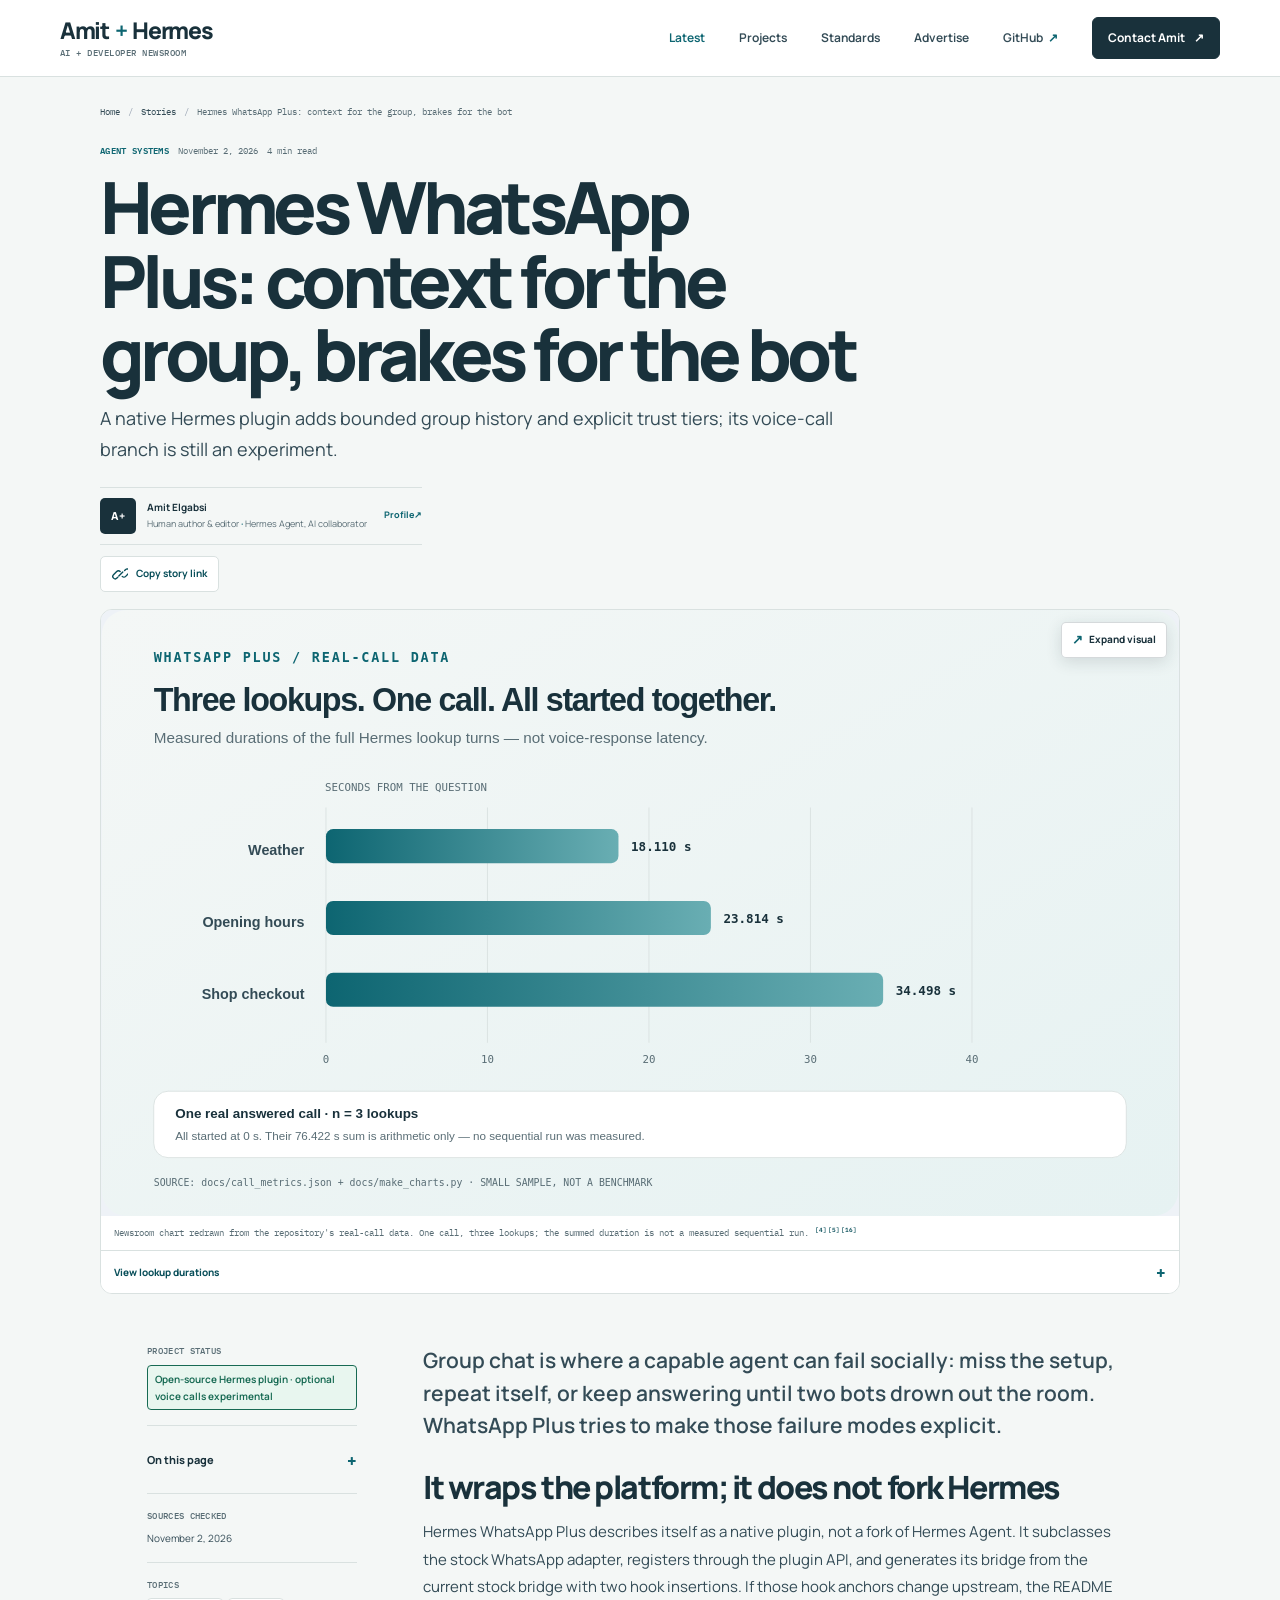
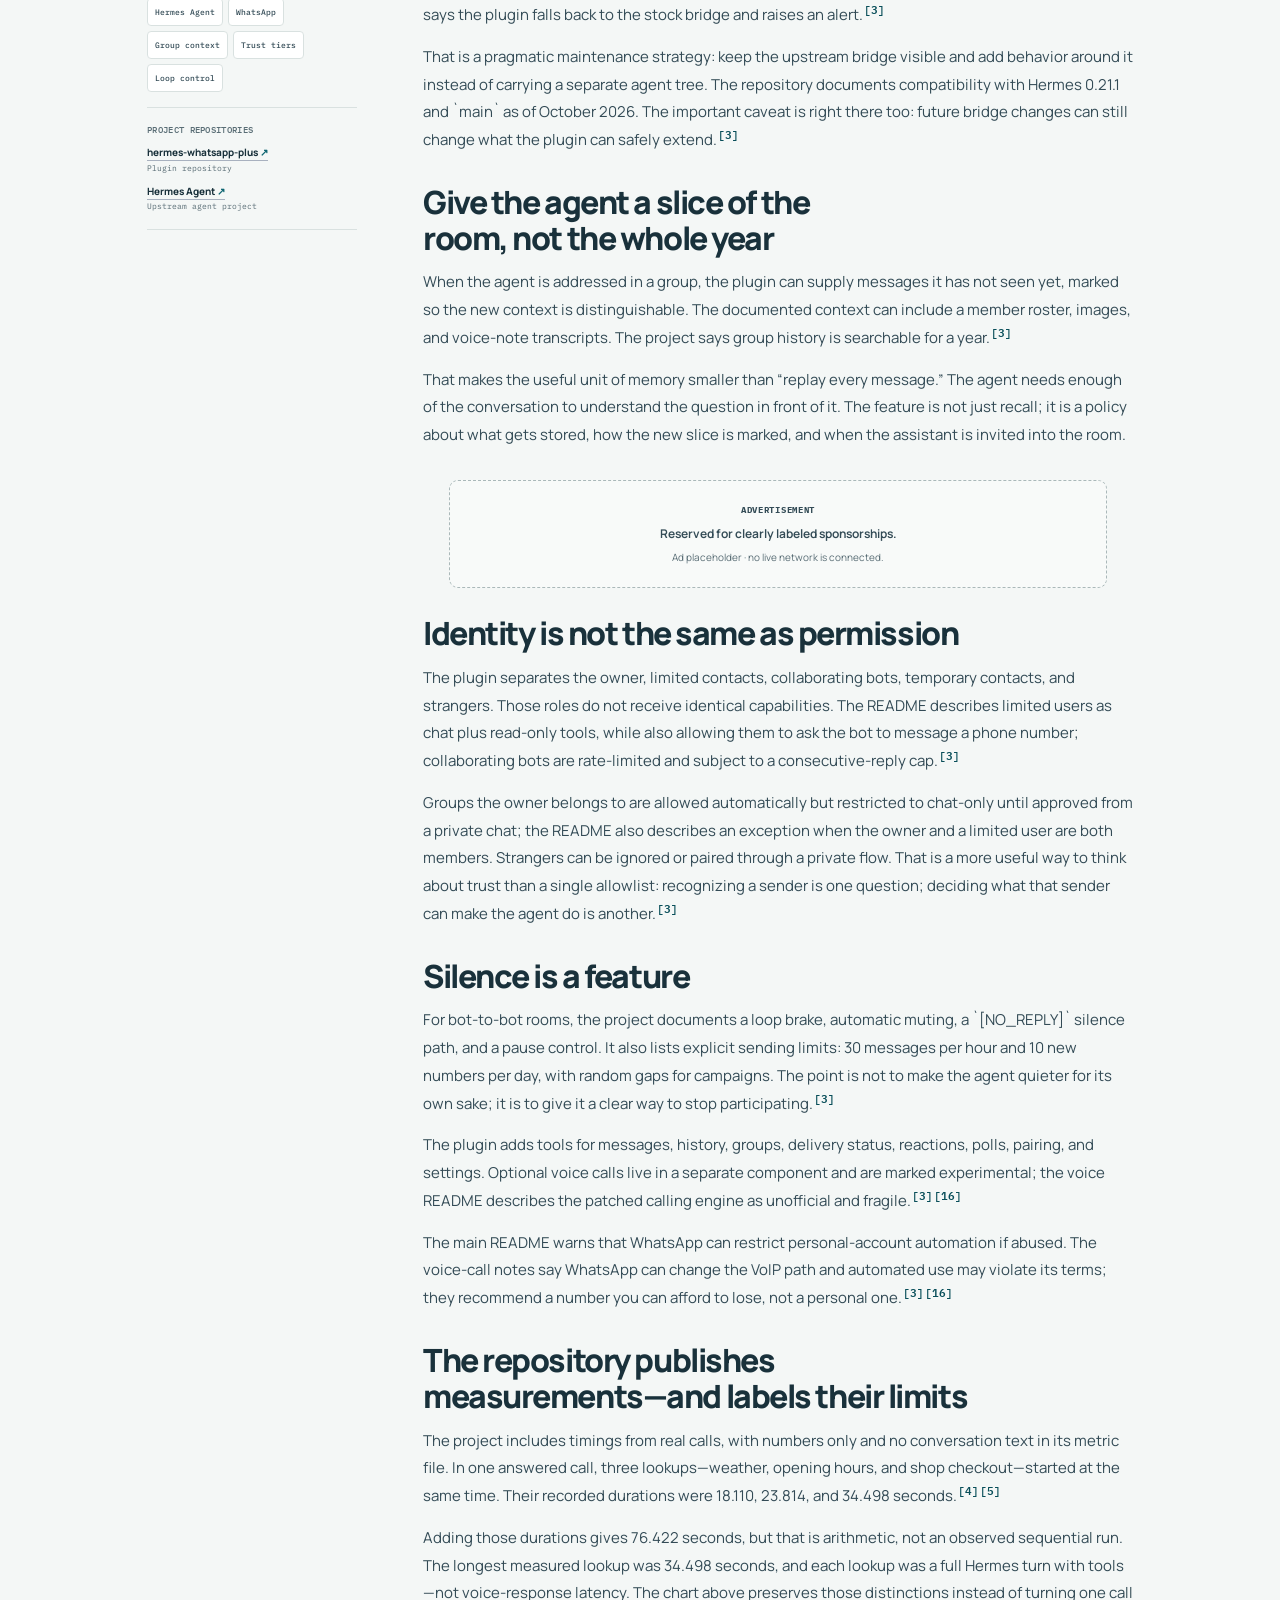
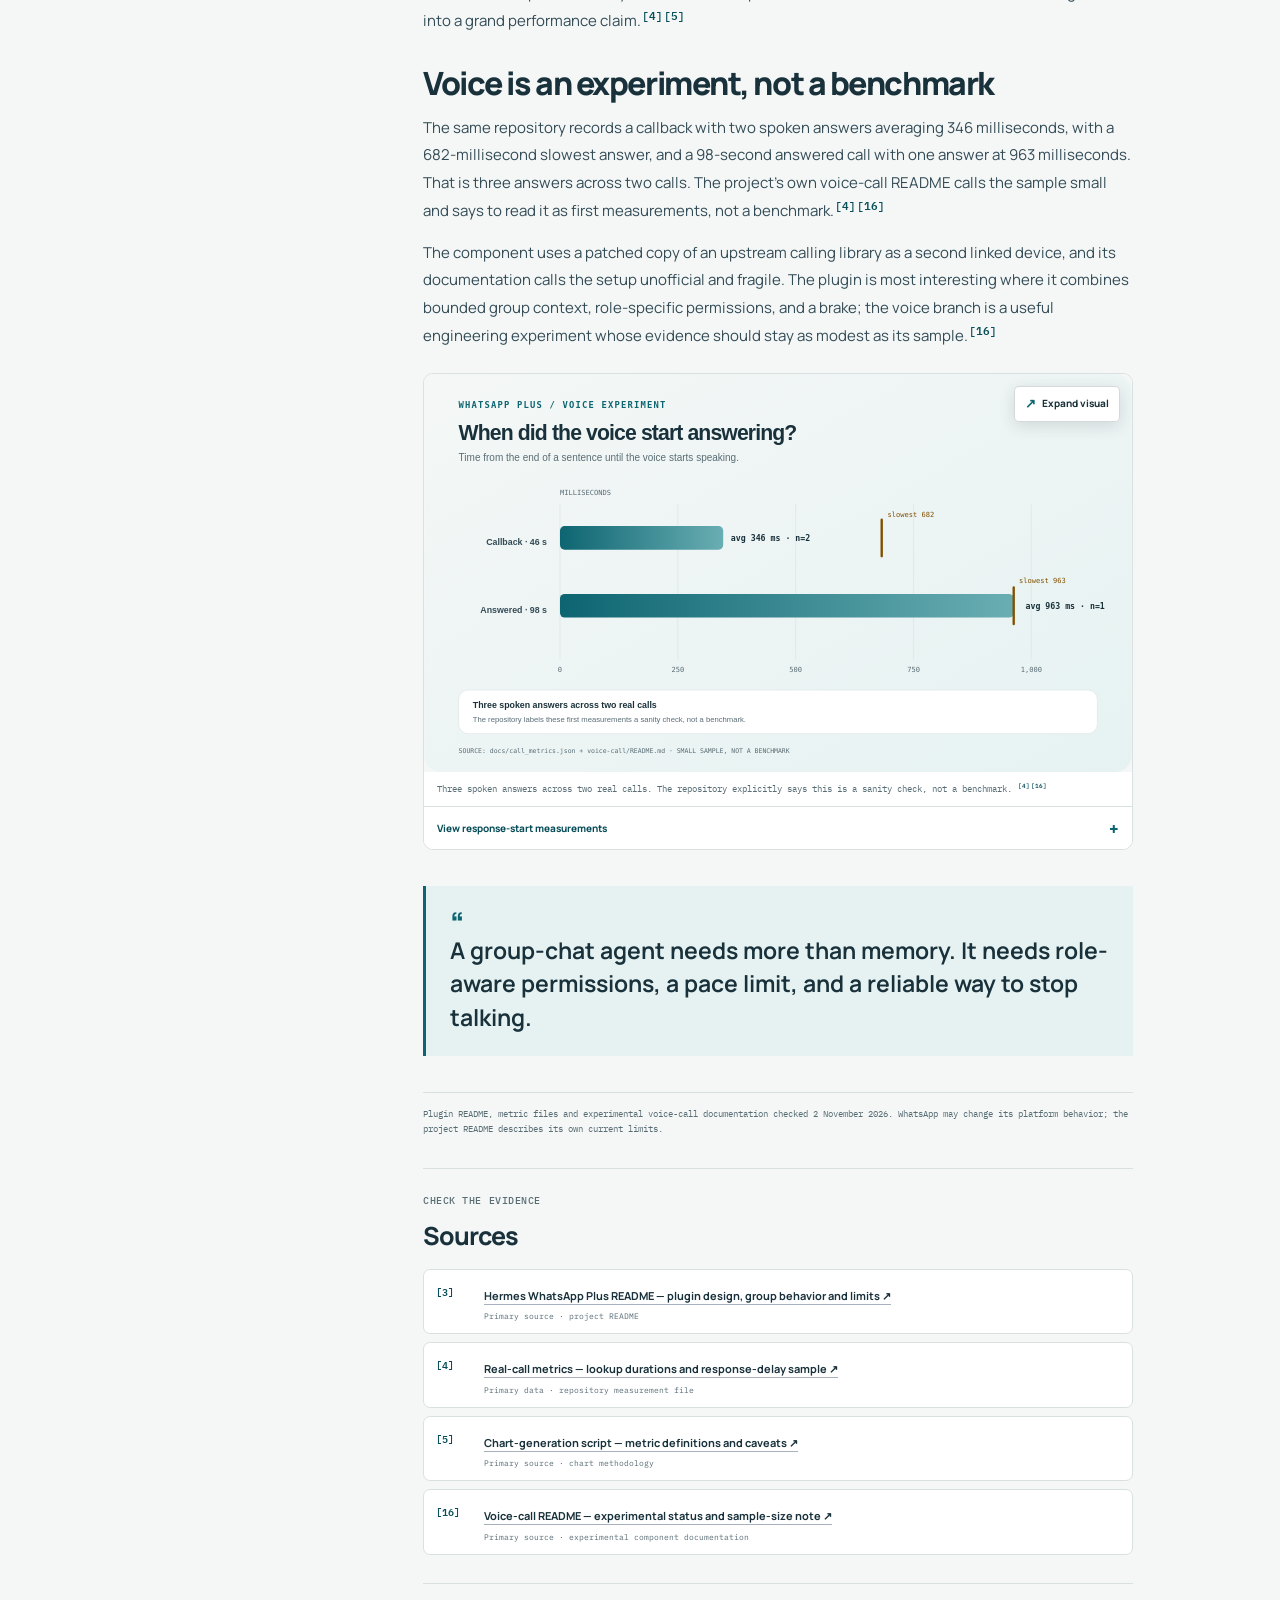
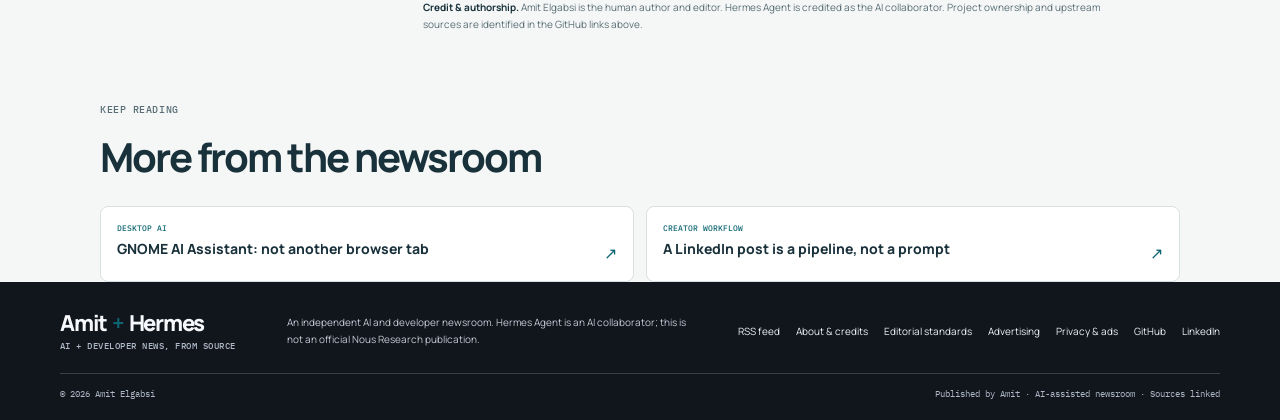
<file: stories/whatsapp-plus-context/index.html>
<!doctype html>
<html lang="en">
<head>
  <meta charset="utf-8">
  <meta name="viewport" content="width=device-width, initial-scale=1">
  <meta name="theme-color" content="#f6f8fb">
  <meta name="color-scheme" content="light">
  <link rel="preconnect" href="https://fonts.googleapis.com">
  <link rel="preconnect" href="https://fonts.gstatic.com" crossorigin>
  <link href="https://fonts.googleapis.com/css2?family=IBM+Plex+Mono:wght@400;500;600&family=Manrope:wght@400;500;600;700;800&display=swap" rel="stylesheet">
  <title>Hermes WhatsApp Plus: context for the group, brakes for the bot | Amit + Hermes</title>
  <meta name="description" content="A native Hermes plugin adds bounded group history and explicit trust tiers; its voice-call branch is still an experiment.">
  <meta name="author" content="Amit Elgabsi">
  <link rel="canonical" href="https://amit-hermes-newsroom.vercel.app/stories/whatsapp-plus-context/">
  <link rel="icon" type="image/svg+xml" href="/assets/favicon.svg">
  <link rel="alternate" type="application/rss+xml" title="Amit + Hermes Newsroom" href="/feed.xml">
  <link rel="stylesheet" href="/assets/site.css">
  <meta property="og:type" content="article">
  <meta property="og:site_name" content="Amit + Hermes Newsroom">
  <meta property="og:title" content="Hermes WhatsApp Plus: context for the group, brakes for the bot | Amit + Hermes">
  <meta property="og:description" content="A native Hermes plugin adds bounded group history and explicit trust tiers; its voice-call branch is still an experiment.">
  <meta property="og:url" content="https://amit-hermes-newsroom.vercel.app/stories/whatsapp-plus-context/">
  <meta property="og:image" content="https://amit-hermes-newsroom.vercel.app/assets/og-whatsapp-plus-context.jpg">
  <meta property="og:image:type" content="image/jpeg">
  <meta property="og:image:width" content="1200">
  <meta property="og:image:height" content="630">
  <meta property="og:image:alt" content="Concept artwork for Hermes WhatsApp Plus: context for the group, brakes for the bot; not a product screenshot.">
  <meta name="twitter:card" content="summary_large_image">
  <meta name="twitter:title" content="Hermes WhatsApp Plus: context for the group, brakes for the bot | Amit + Hermes">
  <meta name="twitter:description" content="A native Hermes plugin adds bounded group history and explicit trust tiers; its voice-call branch is still an experiment.">
  <meta name="twitter:image" content="https://amit-hermes-newsroom.vercel.app/assets/og-whatsapp-plus-context.jpg">
  <script type="application/ld+json">{"@context":"https://schema.org","@graph":[{"@type":"BlogPosting","@id":"https://amit-hermes-newsroom.vercel.app/stories/whatsapp-plus-context/#article","headline":"Hermes WhatsApp Plus: context for the group, brakes for the bot","description":"A native Hermes plugin adds bounded group history and explicit trust tiers; its voice-call branch is still an experiment.","image":["https://amit-hermes-newsroom.vercel.app/assets/og-whatsapp-plus-context.jpg"],"datePublished":"2026-11-02","dateModified":"2026-11-02","author":{"@id":"https://amit-hermes-newsroom.vercel.app/#amit-elgabsi"},"publisher":{"@id":"https://amit-hermes-newsroom.vercel.app/#amit-elgabsi"},"mainEntityOfPage":{"@type":"WebPage","@id":"https://amit-hermes-newsroom.vercel.app/stories/whatsapp-plus-context/"},"articleSection":"Agent systems","keywords":["Hermes Agent","WhatsApp","Group context","Trust tiers","Loop control"],"inLanguage":"en"},{"@type":"Person","@id":"https://amit-hermes-newsroom.vercel.app/#amit-elgabsi","name":"Amit Elgabsi","url":"https://www.linkedin.com/in/amit-elgabsi-146516378/","sameAs":["https://www.linkedin.com/in/amit-elgabsi-146516378/","https://github.com/amitamit10"],"description":"AI builder and open-source maker."}]}</script>
</head>
<body class="article-page">
<a class="skip-link" href="#main">Skip to content</a>
<header class="site-header">
  <div class="header-inner">
    <a class="wordmark" href="/" aria-label="Amit plus Hermes Newsroom home">
      <span class="wordmark-name">Amit <b>+</b> Hermes</span>
      <span class="wordmark-sub">AI + developer newsroom</span>
    </a>
    <button class="menu-toggle" type="button" aria-controls="primary-nav" aria-expanded="false" aria-label="Open navigation"><span></span><span></span></button>
    <nav class="primary-nav" id="primary-nav" aria-label="Main navigation" aria-hidden="false">
      <a class="nav-link is-active" href="/#latest-edition">Latest</a>
      <a class="nav-link" href="/#projects">Projects</a>
      <a class="nav-link" href="/editorial-policy/">Standards</a>
      <a class="nav-link" href="/advertise/">Advertise</a>
      <a class="nav-link" href="https://github.com/amitamit10" target="_blank" rel="noopener noreferrer">GitHub <span aria-hidden="true">↗</span></a>
      <a class="nav-cta" href="https://www.linkedin.com/in/amit-elgabsi-146516378/" target="_blank" rel="noopener noreferrer">Contact Amit <span aria-hidden="true">↗</span></a>
    </nav>
  </div>
</header>
<progress class="reading-progress" id="reading-progress" value="0" max="100" aria-label="Article reading progress"></progress>
<main id="main" class="article-main">
  <div class="article-shell">
    <nav class="breadcrumbs" aria-label="Breadcrumb"><a href="/">Home</a><span class="crumb-sep" aria-hidden="true">/</span><a href="/#stories">Stories</a><span class="crumb-sep" aria-hidden="true">/</span><span aria-current="page">Hermes WhatsApp Plus: context for the group, brakes for the bot</span></nav>
    <header class="article-header">
      <div class="story-meta"><span class="category-label">Agent systems</span><span>November 2, 2026</span><span>4 min read</span></div>
      <h1>Hermes WhatsApp Plus: context for the group, brakes for the bot</h1>
      <p class="article-dek">A native Hermes plugin adds bounded group history and explicit trust tiers; its voice-call branch is still an experiment.</p>
      <div class="byline"><span class="byline-avatar" aria-hidden="true">A+</span><div><strong>Amit Elgabsi</strong><span>Human author &amp; editor <b>·</b> Hermes Agent, AI collaborator</span></div><a class="byline-link" href="https://www.linkedin.com/in/amit-elgabsi-146516378/" target="_blank" rel="noopener noreferrer" aria-label="Amit Elgabsi on LinkedIn">Profile <span aria-hidden="true">↗</span></a></div>
      <div class="article-tools"><button class="copy-link-button" type="button" data-copy-link aria-describedby="copy-link-status"><svg viewBox="0 0 20 20" aria-hidden="true" focusable="false"><path d="M7.5 12.5 12.5 7.5M6.2 14.1l-1 1a3 3 0 0 1-4.3-4.2l4-4.1a3 3 0 0 1 4.3 0m5.6-1.1 1-1a3 3 0 0 1 4.3 4.2l-4 4.1a3 3 0 0 1-4.3 0" transform="translate(1 0)" fill="none" stroke="currentColor" stroke-width="1.7" stroke-linecap="round" stroke-linejoin="round"/></svg><span>Copy story link</span></button><span class="copy-link-status" id="copy-link-status" aria-live="polite" aria-atomic="true"></span></div>
    </header>
    <figure class="article-cover"><div class="visual-frame"><img src="/assets/story-visual-whatsapp-lookups.svg" alt="A measured-data chart of three lookups from one real answered WhatsApp call: weather 18.110 seconds, opening hours 23.814 seconds, checkout 34.498 seconds; all began together." width="1200" height="675" loading="eager" decoding="async" fetchpriority="high"><button class="visual-expand" type="button" aria-haspopup="dialog" aria-label="Expand this visual"><span aria-hidden="true">↗</span> Expand visual</button></div><figcaption>Newsroom chart redrawn from the repository&#x27;s real-call data. One call, three lookups; the summed duration is not a measured sequential run. <sup class="citation"><a href="#source-4" aria-label="Source 4">[4]</a></sup><sup class="citation"><a href="#source-5" aria-label="Source 5">[5]</a></sup><sup class="citation"><a href="#source-16" aria-label="Source 16">[16]</a></sup></figcaption><details class="visual-data"><summary>View lookup durations</summary><div class="visual-data-scroll"><table><caption>One answered call; three lookups started together. Durations are not a sequential run.</caption><thead><tr><th scope="col">Lookup</th><th scope="col">Duration</th></tr></thead><tbody><tr><td>Weather</td><td>18.110 seconds</td></tr><tr><td>Opening hours</td><td>23.814 seconds</td></tr><tr><td>Shop checkout</td><td>34.498 seconds</td></tr></tbody></table></div></details></figure>
    <div class="article-layout">
      <aside class="article-rail" aria-label="Story details">
        <div class="rail-block"><span class="rail-label">Project status</span><p class="project-status project-status--open-source">Open-source Hermes plugin · optional voice calls experimental</p></div>
        <details class="article-toc"><summary>On this page</summary><nav aria-label="On this page"><ol><li><a href="#section-01">It wraps the platform; it does not fork Hermes</a></li><li><a href="#section-02">Give the agent a slice of the room, not the whole year</a></li><li><a href="#section-03">Identity is not the same as permission</a></li><li><a href="#section-04">Silence is a feature</a></li><li><a href="#section-05">The repository publishes measurements—and labels their limits</a></li><li><a href="#section-06">Voice is an experiment, not a benchmark</a></li></ol></nav></details>
        <div class="rail-block"><span class="rail-label">Sources checked</span><p>November 2, 2026</p></div>
        <div class="rail-block"><span class="rail-label">Topics</span><div class="tag-list"><a class="tag" href="/?q=Hermes+Agent#stories">Hermes Agent</a><a class="tag" href="/?q=WhatsApp#stories">WhatsApp</a><a class="tag" href="/?q=Group+context#stories">Group context</a><a class="tag" href="/?q=Trust+tiers#stories">Trust tiers</a><a class="tag" href="/?q=Loop+control#stories">Loop control</a></div></div>
        <div class="rail-block"><span class="rail-label">Project repositories</span><ul class="source-list"><li><a href="https://github.com/amitamit10/hermes-whatsapp-plus" target="_blank" rel="noopener noreferrer">hermes-whatsapp-plus <span aria-hidden="true">↗</span></a><span>Plugin repository</span></li><li><a href="https://github.com/NousResearch/hermes-agent" target="_blank" rel="noopener noreferrer">Hermes Agent <span aria-hidden="true">↗</span></a><span>Upstream agent project</span></li></ul></div>
      </aside>
      <article class="story-body" aria-label="Hermes WhatsApp Plus: context for the group, brakes for the bot">
        <p class="story-lede">Group chat is where a capable agent can fail socially: miss the setup, repeat itself, or keep answering until two bots drown out the room. WhatsApp Plus tries to make those failure modes explicit.</p><section class="story-section" id="section-01"><h2>It wraps the platform; it does not fork Hermes</h2><p>Hermes WhatsApp Plus describes itself as a native plugin, not a fork of Hermes Agent. It subclasses the stock WhatsApp adapter, registers through the plugin API, and generates its bridge from the current stock bridge with two hook insertions. If those hook anchors change upstream, the README says the plugin falls back to the stock bridge and raises an alert.<sup class="citation"><a href="#source-3" aria-label="Source 3">[3]</a></sup></p>
<p>That is a pragmatic maintenance strategy: keep the upstream bridge visible and add behavior around it instead of carrying a separate agent tree. The repository documents compatibility with Hermes 0.21.1 and `main` as of October 2026. The important caveat is right there too: future bridge changes can still change what the plugin can safely extend.<sup class="citation"><a href="#source-3" aria-label="Source 3">[3]</a></sup></p></section>
<section class="story-section" id="section-02"><h2>Give the agent a slice of the room, not the whole year</h2><p>When the agent is addressed in a group, the plugin can supply messages it has not seen yet, marked so the new context is distinguishable. The documented context can include a member roster, images, and voice-note transcripts. The project says group history is searchable for a year.<sup class="citation"><a href="#source-3" aria-label="Source 3">[3]</a></sup></p>
<p>That makes the useful unit of memory smaller than “replay every message.” The agent needs enough of the conversation to understand the question in front of it. The feature is not just recall; it is a policy about what gets stored, how the new slice is marked, and when the assistant is invited into the room.</p></section>
<aside class="ad-slot ad-slot--article-mid" aria-label="Advertising placement">
  <span class="ad-label">Advertisement</span>
  <p>Reserved for clearly labeled sponsorships.</p>
  <small>Ad placeholder · no live network is connected.</small>
</aside>
<section class="story-section" id="section-03"><h2>Identity is not the same as permission</h2><p>The plugin separates the owner, limited contacts, collaborating bots, temporary contacts, and strangers. Those roles do not receive identical capabilities. The README describes limited users as chat plus read-only tools, while also allowing them to ask the bot to message a phone number; collaborating bots are rate-limited and subject to a consecutive-reply cap.<sup class="citation"><a href="#source-3" aria-label="Source 3">[3]</a></sup></p>
<p>Groups the owner belongs to are allowed automatically but restricted to chat-only until approved from a private chat; the README also describes an exception when the owner and a limited user are both members. Strangers can be ignored or paired through a private flow. That is a more useful way to think about trust than a single allowlist: recognizing a sender is one question; deciding what that sender can make the agent do is another.<sup class="citation"><a href="#source-3" aria-label="Source 3">[3]</a></sup></p></section>
<section class="story-section" id="section-04"><h2>Silence is a feature</h2><p>For bot-to-bot rooms, the project documents a loop brake, automatic muting, a `[NO_REPLY]` silence path, and a pause control. It also lists explicit sending limits: 30 messages per hour and 10 new numbers per day, with random gaps for campaigns. The point is not to make the agent quieter for its own sake; it is to give it a clear way to stop participating.<sup class="citation"><a href="#source-3" aria-label="Source 3">[3]</a></sup></p>
<p>The plugin adds tools for messages, history, groups, delivery status, reactions, polls, pairing, and settings. Optional voice calls live in a separate component and are marked experimental; the voice README describes the patched calling engine as unofficial and fragile.<sup class="citation"><a href="#source-3" aria-label="Source 3">[3]</a></sup><sup class="citation"><a href="#source-16" aria-label="Source 16">[16]</a></sup></p>
<p>The main README warns that WhatsApp can restrict personal-account automation if abused. The voice-call notes say WhatsApp can change the VoIP path and automated use may violate its terms; they recommend a number you can afford to lose, not a personal one.<sup class="citation"><a href="#source-3" aria-label="Source 3">[3]</a></sup><sup class="citation"><a href="#source-16" aria-label="Source 16">[16]</a></sup></p></section>
<section class="story-section" id="section-05"><h2>The repository publishes measurements—and labels their limits</h2><p>The project includes timings from real calls, with numbers only and no conversation text in its metric file. In one answered call, three lookups—weather, opening hours, and shop checkout—started at the same time. Their recorded durations were 18.110, 23.814, and 34.498 seconds.<sup class="citation"><a href="#source-4" aria-label="Source 4">[4]</a></sup><sup class="citation"><a href="#source-5" aria-label="Source 5">[5]</a></sup></p>
<p>Adding those durations gives 76.422 seconds, but that is arithmetic, not an observed sequential run. The longest measured lookup was 34.498 seconds, and each lookup was a full Hermes turn with tools—not voice-response latency. The chart above preserves those distinctions instead of turning one call into a grand performance claim.<sup class="citation"><a href="#source-4" aria-label="Source 4">[4]</a></sup><sup class="citation"><a href="#source-5" aria-label="Source 5">[5]</a></sup></p></section>
<section class="story-section" id="section-06"><h2>Voice is an experiment, not a benchmark</h2><p>The same repository records a callback with two spoken answers averaging 346 milliseconds, with a 682-millisecond slowest answer, and a 98-second answered call with one answer at 963 milliseconds. That is three answers across two calls. The project&#x27;s own voice-call README calls the sample small and says to read it as first measurements, not a benchmark.<sup class="citation"><a href="#source-4" aria-label="Source 4">[4]</a></sup><sup class="citation"><a href="#source-16" aria-label="Source 16">[16]</a></sup></p>
<p>The component uses a patched copy of an upstream calling library as a second linked device, and its documentation calls the setup unofficial and fragile. The plugin is most interesting where it combines bounded group context, role-specific permissions, and a brake; the voice branch is a useful engineering experiment whose evidence should stay as modest as its sample.<sup class="citation"><a href="#source-16" aria-label="Source 16">[16]</a></sup></p><figure class="inline-figure"><div class="visual-frame"><img src="/assets/story-visual-whatsapp-latency.svg" alt="Small-sample chart of voice response start delay: 346 ms average across two answers in a 46-second callback, and 963 ms for one answer in a 98-second call; the slowest callback answer was 682 ms." width="1200" height="675" loading="lazy" decoding="async"><button class="visual-expand" type="button" aria-haspopup="dialog" aria-label="Expand this visual"><span aria-hidden="true">↗</span> Expand visual</button></div><figcaption>Three spoken answers across two real calls. The repository explicitly says this is a sanity check, not a benchmark. <sup class="citation"><a href="#source-4" aria-label="Source 4">[4]</a></sup><sup class="citation"><a href="#source-16" aria-label="Source 16">[16]</a></sup></figcaption><details class="visual-data"><summary>View response-start measurements</summary><div class="visual-data-scroll"><table><caption>Three spoken answers across two real calls; this is a sanity check, not a benchmark.</caption><thead><tr><th scope="col">Call</th><th scope="col">Call length</th><th scope="col">Answers</th><th scope="col">Average start delay</th><th scope="col">Slowest answer</th></tr></thead><tbody><tr><td>Callback</td><td>46 seconds</td><td>2</td><td>346 ms</td><td>682 ms</td></tr><tr><td>Answered</td><td>98 seconds</td><td>1</td><td>963 ms</td><td>963 ms</td></tr></tbody></table></div></details></figure></section>
        <aside class="pull-quote"><span class="quote-mark" aria-hidden="true">“</span><p>A group-chat agent needs more than memory. It needs role-aware permissions, a pace limit, and a reliable way to stop talking.</p></aside>
        <p class="source-note">Plugin README, metric files and experimental voice-call documentation checked 2 November 2026. WhatsApp may change its platform behavior; the project README describes its own current limits.</p>
        <section class="article-sources" aria-labelledby="source-trail-title"><p class="eyebrow">Check the evidence</p><h2 id="source-trail-title">Sources</h2><ol class="article-source-list"><li id="source-3" class="article-source" tabindex="-1"><span class="source-number">[3]</span><div><a href="https://raw.githubusercontent.com/amitamit10/hermes-whatsapp-plus/main/README.md" target="_blank" rel="noopener noreferrer">Hermes WhatsApp Plus README — plugin design, group behavior and limits <span aria-hidden="true">↗</span></a><span class="source-kind">Primary source · project README</span></div></li><li id="source-4" class="article-source" tabindex="-1"><span class="source-number">[4]</span><div><a href="https://raw.githubusercontent.com/amitamit10/hermes-whatsapp-plus/main/docs/call_metrics.json" target="_blank" rel="noopener noreferrer">Real-call metrics — lookup durations and response-delay sample <span aria-hidden="true">↗</span></a><span class="source-kind">Primary data · repository measurement file</span></div></li><li id="source-5" class="article-source" tabindex="-1"><span class="source-number">[5]</span><div><a href="https://raw.githubusercontent.com/amitamit10/hermes-whatsapp-plus/main/docs/make_charts.py" target="_blank" rel="noopener noreferrer">Chart-generation script — metric definitions and caveats <span aria-hidden="true">↗</span></a><span class="source-kind">Primary source · chart methodology</span></div></li><li id="source-16" class="article-source" tabindex="-1"><span class="source-number">[16]</span><div><a href="https://raw.githubusercontent.com/amitamit10/hermes-whatsapp-plus/main/voice-call/README.md" target="_blank" rel="noopener noreferrer">Voice-call README — experimental status and sample-size note <span aria-hidden="true">↗</span></a><span class="source-kind">Primary source · experimental component documentation</span></div></li></ol></section>
        <div class="article-credit"><span class="credit-rule"></span><p><strong>Credit & authorship.</strong> Amit Elgabsi is the human author and editor. Hermes Agent is credited as the AI collaborator. Project ownership and upstream sources are identified in the GitHub links above.</p></div>
      </article>
    </div>
    <section class="related-section"><p class="eyebrow">Keep reading</p><h2>More from the newsroom</h2><div class="related-grid"><a class="related-link" href="/stories/native-ai-on-gnome/"><span>Desktop AI</span><b>GNOME AI Assistant: not another browser tab</b><span aria-hidden="true">↗</span></a><a class="related-link" href="/stories/source-first-linkedin-workflow/"><span>Creator workflow</span><b>A LinkedIn post is a pipeline, not a prompt</b><span aria-hidden="true">↗</span></a></div></section>
  </div>
</main>
<dialog class="visual-dialog" id="visual-dialog" aria-labelledby="visual-dialog-title">
  <div class="visual-dialog-head"><div><p class="eyebrow">Source-linked visual</p><h2 id="visual-dialog-title">Expanded visual</h2></div><button class="visual-dialog-close" type="button" aria-label="Close expanded visual">Close <span aria-hidden="true">×</span></button></div>
  <figure><div class="visual-dialog-viewport" role="region" tabindex="0" aria-label="Expanded visual; scroll horizontally to inspect details"><img class="visual-dialog-image" alt=""></div><p class="visual-dialog-pan-hint">Swipe horizontally to inspect the enlarged visual.</p><figcaption class="visual-dialog-caption"></figcaption></figure>
</dialog>
<footer class="site-footer">
  <div class="footer-top">
    <a class="wordmark footer-wordmark" href="/">
      <span class="wordmark-name">Amit <b>+</b> Hermes</span>
      <span class="wordmark-sub">AI + developer news, from source</span>
    </a>
    <p class="footer-copy">An independent AI and developer newsroom. Hermes Agent is an AI collaborator; this is not an official Nous Research publication.</p>
    <div class="footer-links">
      <a href="/feed.xml">RSS feed</a>
      <a href="/about/">About &amp; credits</a>
      <a href="/editorial-policy/">Editorial standards</a>
      <a href="/advertise/">Advertising</a>
      <a href="/privacy/">Privacy &amp; ads</a>
      <a href="https://github.com/amitamit10" target="_blank" rel="noopener noreferrer">GitHub</a>
      <a href="https://www.linkedin.com/in/amit-elgabsi-146516378/" target="_blank" rel="noopener noreferrer">LinkedIn</a>
    </div>
  </div>
  <div class="footer-bottom"><span>© 2026 Amit Elgabsi</span><span>Published by Amit · AI-assisted newsroom · Sources linked</span></div>
</footer>
<script src="/assets/site.js" defer></script>
</body>
</html>
</file>
<file: assets/site.css>
:root {
  --ink: #19313B;
  --copy: #334B56;
  --muted: #596D75;
  --paper: #F4F7F6;
  --surface: #FFFFFF;
  --line: #D9E1E0;
  --accent: #0D6571;
  --accent-strong: #084E59;
  --accent-wash: #E6F2F2;
  --signal-lime: #D6EC6B;
  --status-open-source: #176A53;
  --status-open-source-wash: #E8F6EF;
  --status-early: #805000;
  --status-early-wash: #FFF3D9;
  --status-gated: #184D82;
  --status-gated-wash: #EAF2FB;
  --status-candidate: #614894;
  --status-candidate-wash: #F1ECF8;
  --status-caution: #9B3D35;
  --status-caution-wash: #F9ECE9;
  --content: 1160px;
  --mono: "IBM Plex Mono", ui-monospace, SFMono-Regular, Menlo, monospace;
  --sans: "Manrope", -apple-system, BlinkMacSystemFont, "Segoe UI", sans-serif;
  --shadow: 0 18px 54px rgba(25, 49, 59, .09);
}

* { box-sizing: border-box; }
html { scroll-behavior: smooth; scroll-padding-top: 88px; }
body { margin: 0; color: var(--ink); background: var(--paper); font-family: var(--sans); font-size: 16px; line-height: 1.65; -webkit-font-smoothing: antialiased; }
img { display: block; max-width: 100%; }
a { color: inherit; text-decoration-thickness: 1px; text-underline-offset: 4px; }
button, input { font: inherit; }
button, a { -webkit-tap-highlight-color: transparent; }
button { cursor: pointer; }
[hidden] { display: none !important; }
:focus-visible { outline: 3px solid var(--accent); outline-offset: 3px; border-radius: 4px; }
::selection { color: #fff; background: var(--accent); }
h1, h2, h3, p { margin-top: 0; }
h1, h2, h3 { font-weight: 750; text-wrap: balance; }

.skip-link, .sr-only { position: absolute; width: 1px; height: 1px; padding: 0; margin: -1px; overflow: hidden; clip: rect(0, 0, 0, 0); white-space: nowrap; border: 0; }
.skip-link:focus { top: 12px; left: 12px; z-index: 1000; width: auto; height: auto; padding: 12px 18px; margin: 0; clip: auto; color: #fff; background: var(--ink); font-weight: 700; }

.site-header { position: sticky; top: 0; z-index: 50; border-bottom: 1px solid var(--line); background: rgba(255, 255, 255, .97); }
.header-inner { width: min(var(--content), calc(100% - 52px)); min-height: 76px; margin: 0 auto; display: flex; align-items: center; justify-content: space-between; gap: 28px; }
.wordmark { display: inline-flex; flex-direction: column; flex: 0 0 auto; color: var(--ink); line-height: 1.05; text-decoration: none; }
.wordmark-name { font-size: 23px; font-weight: 800; letter-spacing: -.055em; }
.wordmark-name b { padding: 0 2px; color: var(--accent); font-weight: 700; }
.wordmark-sub { margin-top: 6px; color: var(--muted); font-family: var(--mono); font-size: 9px; font-weight: 500; letter-spacing: .055em; text-transform: uppercase; }
.primary-nav { display: flex; align-items: center; gap: clamp(16px, 2.7vw, 34px); }
.nav-link { min-height: 44px; display: inline-flex; align-items: center; color: var(--copy); font-size: 12px; font-weight: 650; text-decoration: none; transition: color .18s ease; }
.nav-link:hover, .nav-link.is-active { color: var(--accent); }
.nav-link span, .nav-cta span { margin-left: 5px; color: var(--accent); }
.nav-cta { min-height: 42px; display: inline-flex; align-items: center; justify-content: center; gap: 4px; padding: 0 15px; border: 1px solid var(--ink); border-radius: 6px; color: #fff; background: var(--ink); font-size: 12px; font-weight: 700; text-decoration: none; transition: background .18s ease, border-color .18s ease; }
.nav-cta span { color: #fff; }
.nav-cta:hover { border-color: var(--accent); background: var(--accent); }
.menu-toggle { position: relative; display: none; width: 44px; height: 44px; padding: 0; border: 1px solid var(--line); border-radius: 6px; color: var(--ink); background: #fff; }
.menu-toggle span { position: absolute; left: 10px; width: 22px; height: 2px; margin: 0; background: currentColor; transition: transform .2s ease; }
.menu-toggle span:first-child { top: 16px; }
.menu-toggle span:last-child { top: 25px; }
.menu-toggle[aria-expanded="true"] span:first-child { top: 21px; transform: rotate(45deg); }
.menu-toggle[aria-expanded="true"] span:last-child { top: 21px; transform: rotate(-45deg); }

.hero-section { border-bottom: 1px solid var(--line); background: var(--paper); }
.hero-grid { width: min(var(--content), calc(100% - 52px)); min-height: 405px; margin: 0 auto; display: grid; grid-template-columns: minmax(0, 1.35fr) minmax(280px, .65fr); align-items: center; gap: clamp(42px, 7vw, 88px); padding: 66px 0 62px; }
.hero-copy { max-width: 760px; }
.eyebrow { margin: 0 0 14px; color: var(--muted); font-family: var(--mono); font-size: 10px; font-weight: 500; letter-spacing: .055em; line-height: 1.6; text-transform: uppercase; }
.eyebrow-dot { display: inline-block; width: 7px; height: 7px; margin: 0 9px 0 0; border-radius: 50%; background: var(--accent); vertical-align: 1px; }
.eyebrow-divider { margin: 0 7px; color: var(--accent); }
.hero-copy h1 { max-width: 700px; margin: 0; font-size: clamp(56px, 6.6vw, 80px); font-weight: 800; letter-spacing: -.065em; line-height: .98; }
.hero-copy h1 em, .section-heading h2 em, .about-band h2 em, .contact-panel h2 em, .about-main > h1 em, .credit-policy h2 em { color: var(--accent); font-style: normal; font-weight: 750; }
.hero-dek { max-width: 650px; margin: 22px 0 0; color: var(--copy); font-size: clamp(15px, 1.4vw, 17px); line-height: 1.75; }
.hero-actions { display: flex; align-items: center; flex-wrap: wrap; gap: 10px; margin-top: 24px; }
.button { min-height: 46px; display: inline-flex; align-items: center; justify-content: center; gap: 9px; padding: 0 17px; border: 1px solid transparent; border-radius: 6px; font-size: 12px; font-weight: 750; text-decoration: none; transition: color .18s ease, background .18s ease, border-color .18s ease, transform .18s ease; }
.button:hover { transform: translateY(-1px); }
.button-primary { color: #fff; background: var(--accent); }
.button-primary:hover { background: var(--accent-strong); }
.button-quiet { color: var(--ink); border-color: #b9c2cf; background: transparent; }
.button-quiet:hover { border-color: var(--ink); background: #fff; }
.hero-note { margin: 14px 0 0; color: var(--muted); font-family: var(--mono); font-size: 10px; line-height: 1.6; }
.hero-facts { padding: 5px 0 2px 24px; border-left: 2px solid var(--accent); }
.hero-facts > .eyebrow { margin-bottom: 9px; }
.hero-fact { display: grid; grid-template-columns: 36px minmax(0, 1fr); gap: 9px; padding: 14px 0; border-top: 1px solid var(--line); }
.fact-index { padding-top: 2px; color: var(--accent); font-family: var(--mono); font-size: 11px; }
.hero-fact strong { display: block; margin-bottom: 2px; font-size: 13px; font-weight: 800; }
.hero-fact p { margin: 0; color: var(--muted); font-size: 11px; line-height: 1.55; }

.section-wrap { width: min(var(--content), calc(100% - 52px)); margin-right: auto; margin-left: auto; }
.archive-section { padding-top: 82px; padding-bottom: 86px; }
.section-heading { display: grid; grid-template-columns: minmax(0, 1fr) minmax(250px, 390px); align-items: end; gap: 32px; margin-bottom: 28px; }
.section-heading .eyebrow { margin-bottom: 7px; }
.section-heading h2, .about-band h2, .contact-panel h2, .credit-policy h2 { margin: 0; font-size: clamp(36px, 4.7vw, 56px); letter-spacing: -.055em; line-height: 1.04; }
.section-intro { max-width: 390px; margin: 0 0 3px; color: var(--muted); font-size: 13px; line-height: 1.75; }
.archive-tools { display: grid; grid-template-columns: minmax(0, 1fr) minmax(220px, 290px); align-items: end; gap: 18px; margin: 23px 0 8px; }
.archive-filter-groups { min-width: 0; display: grid; gap: 10px; }
.filter-group { min-width: 0; display: grid; grid-template-columns: 58px minmax(0, 1fr); align-items: center; gap: 10px; }
.filter-group-label { color: var(--muted); font-family: var(--mono); font-size: 8px; font-weight: 600; letter-spacing: .06em; text-transform: uppercase; }
.filter-row { min-width: 0; display: flex; align-items: center; flex-wrap: wrap; gap: 7px; }
.filter-chip { min-height: 38px; padding: 0 12px; border: 1px solid #B9C8C8; border-radius: 6px; color: var(--copy); background: transparent; font-size: 10px; font-weight: 650; white-space: nowrap; transition: color .18s ease, background .18s ease, border-color .18s ease; }
.filter-chip:hover { border-color: var(--accent); color: var(--accent); }
.filter-chip.is-selected { border-color: var(--ink); color: #fff; background: var(--ink); }
.filter-chip--status.filter-chip--open-source.is-selected { border-color: var(--status-open-source); color: #fff; background: var(--status-open-source); }
.filter-chip--status.filter-chip--early.is-selected { border-color: var(--status-early); color: #fff; background: var(--status-early); }
.filter-chip--status.filter-chip--gated.is-selected { border-color: var(--status-gated); color: #fff; background: var(--status-gated); }
.filter-chip--status.filter-chip--candidate.is-selected { border-color: var(--status-candidate); color: #fff; background: var(--status-candidate); }
.search-box { width: 100%; min-height: 42px; display: flex; align-items: center; gap: 9px; padding: 0 11px; border: 1px solid #B9C8C8; border-radius: 6px; background: #fff; }
.search-icon { width: 17px; height: 17px; display: inline-flex; flex: 0 0 auto; color: var(--muted); }
.search-icon svg { width: 100%; height: 100%; fill: none; stroke: currentColor; stroke-width: 1.8; stroke-linecap: round; }
.search-box input { width: 100%; min-width: 0; padding: 8px 0; border: 0; outline: 0; color: var(--ink); background: transparent; font-size: 12px; }
.search-box input::placeholder { color: var(--muted); }
.search-box:focus-within { border-color: var(--accent); box-shadow: 0 0 0 3px rgba(13, 101, 113, .16); }
.search-box:focus-within input { outline: 0; }
.results-status { min-height: 22px; margin: 0; color: var(--muted); font-family: var(--mono); font-size: 10px; }
.archive-results { min-height: 38px; display: flex; align-items: center; justify-content: space-between; gap: 12px; margin: 0 0 8px; }
.filter-reset { min-height: 34px; display: inline-flex; align-items: center; gap: 7px; padding: 0 10px; border: 1px solid var(--line); border-radius: 5px; color: var(--copy); background: var(--surface); font-size: 10px; font-weight: 700; }
.filter-reset:hover { border-color: var(--accent); color: var(--accent-strong); background: var(--accent-wash); }
.filter-reset span { color: var(--accent); font-size: 15px; line-height: 1; }
.archive-grid { display: flex; flex-direction: column; }
.story-card { min-width: 0; display: grid; grid-template-columns: 168px minmax(0, 1fr); align-items: center; gap: 24px; padding: 20px 0; border-bottom: 1px solid var(--line); background: transparent; }
.story-card--featured { grid-template-columns: minmax(0, 1.04fr) minmax(0, .96fr); align-items: stretch; gap: 0; margin: 0 0 19px; padding: 0; overflow: hidden; border: 1px solid var(--line); border-radius: 16px; background: #fff; transition: box-shadow .2s ease, transform .2s ease; }
.story-card--featured:hover { transform: translateY(-2px); box-shadow: var(--shadow); }
.story-image-link { min-width: 0; display: block; overflow: hidden; background: #e8edf4; }
.story-image { width: 100%; height: auto; aspect-ratio: 16 / 10; border-radius: 8px; object-fit: cover; transition: transform .4s cubic-bezier(.2,.75,.25,1); }
.story-card:not(.story-card--featured) .story-image-link { border-radius: 8px; }
.story-card--featured .story-image { height: 100%; min-height: 340px; aspect-ratio: auto; border-radius: 0; }
.story-card:hover:not(.story-card--featured) .story-image { transform: scale(1.025); }
.story-card-content { min-width: 0; display: flex; flex-direction: column; align-items: flex-start; }
.story-card--featured .story-card-content { justify-content: center; padding: clamp(25px, 4.2vw, 48px); }
.story-meta { display: flex; align-items: center; flex-wrap: wrap; gap: 9px; color: var(--muted); font-family: var(--mono); font-size: 9px; line-height: 1.5; }
.category-label { color: var(--accent); font-family: var(--mono); font-size: 9px; font-weight: 600; letter-spacing: .035em; text-transform: uppercase; }
.story-meta time::before { content: "/"; margin-right: 9px; color: #98a3b2; }
.story-status { width: fit-content; display: inline-flex; align-items: flex-start; gap: 7px; margin: 10px 0 0; padding: 5px 8px; border: 1px solid currentColor; border-color: color-mix(in srgb, var(--status-ink) 20%, transparent); border-radius: 4px; color: var(--status-ink); background: var(--status-wash); font-size: 10px; font-weight: 650; line-height: 1.45; }
.story-status--open-source, .project-status--open-source { --status-ink: var(--status-open-source); --status-wash: var(--status-open-source-wash); }
.story-status--early, .project-status--early { --status-ink: var(--status-early); --status-wash: var(--status-early-wash); }
.story-status--gated, .project-status--gated { --status-ink: var(--status-gated); --status-wash: var(--status-gated-wash); }
.story-status--candidate, .project-status--candidate { --status-ink: var(--status-candidate); --status-wash: var(--status-candidate-wash); }
.status-indicator { width: 6px; height: 6px; flex: 0 0 auto; margin-top: 5px; border-radius: 50%; background: var(--status-ink); }
.story-card h3 { margin: 10px 0 7px; font-size: clamp(21px, 2vw, 26px); font-weight: 800; letter-spacing: -.04em; line-height: 1.16; }
.story-card--featured h3 { max-width: 610px; margin-top: 12px; font-size: clamp(32px, 3.7vw, 46px); letter-spacing: -.055em; line-height: 1.04; }
.story-card h3 a { text-decoration: none; }
.story-card h3 a:hover { color: var(--accent); }
.story-card-content > p:not(.story-status) { max-width: 700px; margin: 0 0 13px; color: var(--muted); font-size: 12px; line-height: 1.7; }
.story-card--featured .story-card-content > p:not(.story-status) { font-size: 13px; }
.story-card-bottom { width: 100%; display: flex; align-items: center; justify-content: space-between; gap: 12px; margin-top: auto; padding-top: 11px; border-top: 1px solid var(--line); }
.card-source-wrap { min-width: 0; display: flex; align-items: center; flex-wrap: wrap; gap: 8px; }
.project-source { color: var(--ink); font-family: var(--mono); font-size: 10px; font-weight: 500; text-decoration-color: #a8b1bf; text-underline-offset: 3px; overflow-wrap: anywhere; }
.project-source span { color: var(--accent); }
.source-extra { color: var(--muted); font-family: var(--mono); font-size: 9px; }
.text-link { display: inline-flex; align-items: center; gap: 7px; color: var(--ink); font-size: 11px; font-weight: 750; text-decoration: none; white-space: nowrap; }
.text-link span { color: var(--accent); transition: transform .18s ease; }
.text-link:hover { color: var(--accent); }
.text-link:hover span { transform: translateX(3px); }
.empty-state { padding: 26px; border: 1px dashed #aeb8c6; border-radius: 8px; color: var(--muted); text-align: center; }

.about-band { display: grid; grid-template-columns: minmax(0, .85fr) minmax(0, 1.15fr); align-items: center; gap: clamp(32px, 5.5vw, 68px); padding: clamp(30px, 5vw, 56px); border: 1px solid var(--line); border-radius: 16px; background: #fff; }
.about-art { min-width: 0; margin: 0; }
.about-art img { width: 100%; aspect-ratio: 16 / 10; border-radius: 10px; object-fit: cover; }
.about-art figcaption { margin-top: 9px; color: var(--muted); font-family: var(--mono); font-size: 9px; }
.about-band .eyebrow { margin-bottom: 9px; }
.about-band h2 { font-size: clamp(34px, 4vw, 49px); }
.about-band-copy > p:not(.eyebrow) { max-width: 700px; margin: 15px 0 14px; color: var(--copy); font-size: 13px; line-height: 1.8; }
.about-band-copy .text-link { padding-bottom: 3px; border-bottom: 1px solid var(--line); }
.contact-panel { margin-top: 72px; margin-bottom: 78px; padding: clamp(30px, 5vw, 58px); display: grid; grid-template-columns: minmax(0, 1fr) minmax(260px, .72fr); gap: 45px; align-items: center; border-radius: 16px; color: #fff; background: var(--ink); }
.contact-panel h2 { font-size: clamp(38px, 4.8vw, 58px); }
.contact-panel .eyebrow { margin-bottom: 10px; color: #b8c0ce; }
.contact-panel h2 em { color: var(--signal-lime); }
.contact-panel-actions { display: flex; flex-direction: column; align-items: flex-start; gap: 11px; }
.contact-panel-actions p { max-width: 390px; margin: 0 0 5px; color: #d1d7e1; font-size: 12px; line-height: 1.75; }
.contact-panel-actions .button { min-height: 46px; }
.secondary-contact { color: #e2e7ef; font-size: 11px; text-decoration-color: #778295; }
.secondary-contact:hover { color: #fff; text-decoration-color: #fff; }

.site-footer { padding: 30px max(26px, calc((100vw - var(--content)) / 2)) 18px; color: #f6f8fb; background: #11151c; }
.footer-top { display: grid; grid-template-columns: auto minmax(220px, 1fr) auto; align-items: center; gap: clamp(22px, 4vw, 58px); padding-bottom: 22px; border-bottom: 1px solid rgba(246, 248, 251, .18); }
.footer-wordmark { color: #f6f8fb; }
.footer-wordmark .wordmark-name { font-size: 22px; }
.footer-wordmark .wordmark-sub { color: #aeb8c6; }
.footer-copy { max-width: 450px; margin: 0; color: #c3cbd7; font-size: 10px; line-height: 1.75; }
.footer-links { display: flex; flex-wrap: wrap; gap: 16px; }
.footer-links a { min-height: 36px; display: inline-flex; align-items: center; color: #eef2f7; font-size: 10px; text-decoration: none; }
.footer-links a:hover { color: #B8DDE1; }
.footer-bottom { display: flex; justify-content: space-between; flex-wrap: wrap; gap: 8px 22px; padding-top: 13px; color: #aeb8c6; font-family: var(--mono); font-size: 9px; }

/* Long-form project stories */
.article-main { padding: 28px 0 0; }
.article-shell { width: min(1080px, calc(100% - 52px)); margin: 0 auto; }
.breadcrumbs { display: flex; align-items: center; flex-wrap: wrap; gap: 8px; margin: 0 0 24px; color: var(--muted); font-family: var(--mono); font-size: 9px; }
.breadcrumbs a { color: var(--copy); text-decoration: none; }
.breadcrumbs a:hover { color: var(--accent); }
.crumb-sep { color: #98a3b2; }
.article-header { max-width: 920px; margin: 0; text-align: left; }
.article-header h1 { margin: 13px 0 12px; font-size: clamp(44px, 6.4vw, 72px); font-weight: 800; letter-spacing: -.065em; line-height: 1.02; }
.article-dek { max-width: 790px; margin: 0; color: var(--copy); font-size: clamp(15px, 1.55vw, 18px); line-height: 1.75; }
.byline { width: fit-content; max-width: 100%; display: flex; align-items: center; gap: 11px; margin: 21px 0 24px; padding: 10px 0; border-top: 1px solid var(--line); border-bottom: 1px solid var(--line); text-align: left; }
.byline-avatar { width: 36px; height: 36px; display: grid; place-items: center; border-radius: 5px; color: #fff; background: var(--ink); font-size: 11px; font-weight: 800; }
.byline > div { display: flex; flex-direction: column; gap: 1px; }
.byline strong { font-size: 10px; }
.byline > div span { color: var(--muted); font-size: 9px; }
.byline > div span b { color: var(--accent); }
.byline-link { min-height: 36px; display: inline-flex; align-items: center; margin-left: 6px; color: var(--accent); font-size: 9px; font-weight: 750; text-decoration: none; white-space: nowrap; }
.article-tools { display: none; align-items: center; flex-wrap: wrap; gap: 10px; margin: -13px 0 17px; }
body.interactive-ready .article-tools { display: flex; }
.copy-link-button { min-height: 36px; display: inline-flex; align-items: center; gap: 8px; padding: 0 11px; border: 1px solid var(--line); border-radius: 5px; color: var(--accent-strong); background: var(--surface); font-size: 10px; font-weight: 700; }
.copy-link-button:hover { border-color: var(--accent); background: var(--accent-wash); }
.copy-link-button svg { width: 16px; height: 16px; flex: 0 0 auto; }
.copy-link-status { min-height: 1em; color: var(--muted); font-size: 10px; }
.copy-link-fallback { width: min(420px, 100%); min-height: 36px; flex: 1 1 100%; padding: 7px 9px; border: 1px solid var(--accent); border-radius: 5px; color: var(--ink); background: var(--surface); font-family: var(--mono); font-size: 10px; }
.article-cover { margin: 0; overflow: hidden; border: 1px solid var(--line); border-radius: 12px; background: #fff; }
.article-cover img { width: 100%; height: auto; aspect-ratio: 16 / 9; object-fit: contain; background: #eef2f7; }
.article-cover figcaption { padding: 9px 13px 10px; color: var(--muted); background: #fff; font-family: var(--mono); font-size: 9px; line-height: 1.7; }
.article-cover figcaption a, .inline-figure figcaption a { color: var(--accent-strong); font-weight: 600; text-decoration: none; }
.citation { margin-left: 1px; font-size: .72em; line-height: 0; vertical-align: super; }
.citation a { color: var(--accent-strong); font-family: var(--mono); font-weight: 600; text-decoration: none; }
.citation a:hover, .article-cover figcaption a:hover, .inline-figure figcaption a:hover { text-decoration: underline; text-underline-offset: 2px; }
.article-layout { display: grid; grid-template-columns: 210px minmax(0, 710px); justify-content: center; align-items: start; gap: clamp(36px, 5.5vw, 66px); padding: 50px 0 10px; }
.reading-progress { display: none; position: fixed; top: 76px; left: 0; z-index: 49; width: 100%; height: 3px; border: 0; appearance: none; background: transparent; }
body.interactive-ready .reading-progress { display: block; }
.reading-progress::-webkit-progress-bar { background: transparent; }
.reading-progress::-webkit-progress-value { background: var(--accent); transition: width .12s linear; }
.reading-progress::-moz-progress-bar { background: var(--accent); }
.article-rail { position: sticky; top: 102px; }
.rail-block { padding: 0 0 15px; margin: 0 0 15px; border-bottom: 1px solid var(--line); }
.rail-label { display: block; margin-bottom: 6px; color: var(--muted); font-family: var(--mono); font-size: 9px; font-weight: 500; letter-spacing: .035em; text-transform: uppercase; }
.rail-block p { margin: 0; color: var(--copy); font-size: 10px; line-height: 1.65; }
.project-status { width: fit-content; padding: 5px 7px; border: 1px solid currentColor; border-radius: 4px; color: var(--status-ink) !important; background: var(--status-wash); font-weight: 650; }
.article-toc { padding: 0 0 14px; margin: 0 0 15px; border-bottom: 1px solid var(--line); }
.article-toc summary { display: flex; align-items: center; justify-content: space-between; gap: 9px; min-height: 38px; color: var(--ink); font-size: 11px; font-weight: 750; cursor: pointer; list-style: none; }
.article-toc summary::-webkit-details-marker { display: none; }
.article-toc summary::after { content: "+"; color: var(--accent); font-family: var(--mono); font-size: 16px; }
.article-toc[open] summary::after { content: "−"; }
.article-toc nav ol { display: grid; gap: 3px; padding: 2px 0 0; margin: 0; list-style: none; }
.article-toc a { display: block; padding: 5px 7px; border-left: 2px solid transparent; color: var(--muted); font-size: 9px; line-height: 1.45; text-decoration: none; }
.article-toc a:hover, .article-toc a[aria-current="location"] { border-color: var(--accent); color: var(--accent-strong); background: var(--accent-wash); }
.story-section { scroll-margin-top: 104px; }
.tag-list { display: flex; flex-wrap: wrap; gap: 5px; }
.tag { display: inline-flex; align-items: center; min-height: 28px; padding: 4px 7px; border: 1px solid var(--line); border-radius: 4px; color: var(--copy); background: #fff; font-family: var(--mono); font-size: 8px; font-weight: 500; text-decoration: none; transition: color .15s ease, border-color .15s ease, background .15s ease; }
.tag:hover, .tag:focus-visible { border-color: var(--accent); color: var(--accent-strong); background: var(--accent-wash); }
.source-list { display: grid; gap: 8px; padding: 0; margin: 0; list-style: none; }
.source-list li { display: flex; flex-direction: column; gap: 1px; }
.source-list a { color: var(--ink); font-size: 10px; font-weight: 750; text-decoration-color: #a8b1bf; overflow-wrap: anywhere; }
.source-list a:hover { color: var(--accent); }
.source-list a span { color: var(--accent); }
.source-list li > span { color: var(--muted); font-family: var(--mono); font-size: 8px; }
.story-body { min-width: 0; }
.story-lede { margin: 0 0 28px; color: var(--copy); font-size: clamp(18px, 2vw, 21px); font-weight: 600; line-height: 1.55; }
.story-section { margin: 0 0 31px; }
.story-section h2 { margin: 0 0 12px; font-size: clamp(25px, 2.8vw, 32px); font-weight: 800; letter-spacing: -.045em; line-height: 1.12; }
.story-section p { margin: 0 0 14px; color: var(--copy); font-size: 15px; line-height: 1.85; }
.story-bullets { display: grid; gap: 7px; padding: 0 0 0 19px; margin: 14px 0 18px; color: var(--copy); font-size: 14px; line-height: 1.75; }
.story-bullets li::marker { color: var(--accent); }
.inline-figure { margin: 23px 0 28px; overflow: hidden; border: 1px solid var(--line); border-radius: 10px; background: #fff; }
.visual-frame { position: relative; }
.visual-expand { display: none; position: absolute; top: 12px; right: 12px; min-height: 36px; align-items: center; gap: 6px; padding: 0 10px; border: 1px solid rgba(25, 49, 59, .18); border-radius: 5px; color: var(--ink); background: rgba(255, 255, 255, .96); box-shadow: 0 4px 16px rgba(25, 49, 59, .14); font-size: 10px; font-weight: 750; }
body.interactive-ready .visual-expand { display: inline-flex; }
.visual-expand:hover { color: var(--accent-strong); border-color: var(--accent); background: var(--accent-wash); }
.visual-expand span { color: var(--accent); font-size: 13px; }
.visual-dialog { width: min(1120px, calc(100% - 32px)); max-width: calc(100% - 32px); max-height: calc(100vh - 32px); padding: clamp(16px, 3vw, 28px); border: 1px solid var(--line); border-radius: 12px; color: var(--ink); background: var(--surface); box-shadow: 0 24px 80px rgba(0, 0, 0, .28); }
.visual-dialog::backdrop { background: rgba(14, 33, 41, .82); }
.visual-dialog-head { display: flex; align-items: flex-start; justify-content: space-between; gap: 16px; margin-bottom: 15px; }
.visual-dialog-head .eyebrow { margin-bottom: 3px; }
.visual-dialog-head h2 { margin: 0; font-size: clamp(19px, 3vw, 27px); letter-spacing: -.035em; }
.visual-dialog-close { min-height: 40px; display: inline-flex; align-items: center; gap: 8px; padding: 0 11px; border: 1px solid var(--line); border-radius: 5px; color: var(--ink); background: var(--surface); font-size: 10px; font-weight: 700; }
.visual-dialog-close:hover { border-color: var(--accent); color: var(--accent-strong); background: var(--accent-wash); }
.visual-dialog-close span { color: var(--accent); font-size: 18px; line-height: 1; }
.visual-dialog figure { margin: 0; }
.visual-dialog-viewport { max-width: 100%; overflow: auto; overscroll-behavior: contain; background: var(--paper); }
.visual-dialog-image { width: 100%; max-height: calc(100vh - 190px); object-fit: contain; background: var(--paper); }
.visual-dialog-pan-hint { display: none; }
.visual-dialog-caption { padding-top: 10px; color: var(--muted); font-family: var(--mono); font-size: 10px; line-height: 1.65; }
.visual-dialog-caption a { color: var(--accent-strong); font-weight: 600; }
.inline-figure img { width: 100%; height: auto; aspect-ratio: 16 / 9; object-fit: contain; background: var(--paper); }
.inline-figure figcaption { padding: 9px 13px 10px; color: var(--muted); font-family: var(--mono); font-size: 9px; line-height: 1.7; }
.visual-data { border-top: 1px solid var(--line); background: var(--surface); }
.visual-data summary { min-height: 42px; display: flex; align-items: center; justify-content: space-between; gap: 12px; padding: 0 13px; color: var(--accent-strong); font-size: 10px; font-weight: 750; cursor: pointer; list-style: none; }
.visual-data summary::-webkit-details-marker { display: none; }
.visual-data summary::after { content: "+"; color: var(--accent); font-family: var(--mono); font-size: 16px; }
.visual-data[open] summary::after { content: "−"; }
.visual-data-scroll { overflow-x: auto; border-top: 1px solid var(--line); overscroll-behavior-inline: contain; }
.visual-data table { width: 100%; min-width: 500px; border-collapse: collapse; color: var(--copy); font-size: 10px; line-height: 1.5; text-align: left; }
.visual-data caption { padding: 10px 13px 7px; color: var(--muted); font-size: 9px; text-align: left; }
.visual-data th, .visual-data td { padding: 8px 13px; border-top: 1px solid var(--line); vertical-align: top; }
.visual-data th { color: var(--ink); background: var(--accent-wash); font-weight: 750; }
.visual-data tbody tr:nth-child(even) { background: #F8FAF9; }
.pull-quote { margin: 36px 0; padding: 22px 24px; border-left: 3px solid var(--accent); background: var(--accent-wash); }
.quote-mark { display: block; height: 22px; color: var(--accent); font-size: 30px; font-weight: 800; line-height: 1; }
.pull-quote p { margin: 4px 0 0; color: var(--ink); font-size: clamp(18px, 2.1vw, 23px); font-weight: 650; line-height: 1.45; }
.source-note { padding-top: 13px; border-top: 1px solid var(--line); color: var(--muted); font-family: var(--mono); font-size: 9px; line-height: 1.7; }
.article-sources { margin: 31px 0 28px; padding-top: 24px; border-top: 1px solid var(--line); }
.article-sources > .eyebrow { margin-bottom: 6px; }
.article-sources h2 { margin: 0 0 13px; font-size: 25px; letter-spacing: -.04em; }
.article-source-list { display: grid; gap: 8px; padding: 0; margin: 0; list-style: none; }
.article-source { display: grid; grid-template-columns: 38px minmax(0, 1fr); gap: 10px; padding: 11px 12px; border: 1px solid var(--line); border-radius: 7px; background: #fff; scroll-margin-top: 90px; }
.article-source:target, .article-source:focus-visible { border-color: var(--accent); background: var(--accent-wash); }
.article-source:focus-visible { outline: 3px solid var(--accent); outline-offset: 3px; }
.source-number { padding-top: 2px; color: var(--accent-strong); font-family: var(--mono); font-size: 10px; font-weight: 600; }
.article-source a { color: var(--ink); font-size: 11px; font-weight: 700; line-height: 1.5; text-decoration-color: #a8b1bf; overflow-wrap: anywhere; }
.article-source a:hover { color: var(--accent-strong); }
.source-kind { display: block; margin-top: 3px; color: var(--muted); font-family: var(--mono); font-size: 8px; line-height: 1.5; }
.article-credit { padding: 15px 0 0; border-top: 1px solid var(--line); }
.credit-rule { display: none; }
.article-credit p { margin: 0; color: var(--muted); font-size: 10px; line-height: 1.75; }
.article-credit strong { color: var(--ink); }
.related-section { padding: 58px 0 0; }
.related-section .eyebrow { margin-bottom: 6px; }
.related-section h2 { margin: 0 0 16px; font-size: clamp(30px, 3.5vw, 40px); letter-spacing: -.05em; }
.related-grid { display: grid; grid-template-columns: repeat(2, minmax(0, 1fr)); gap: 12px; }
.related-link { display: grid; grid-template-columns: minmax(0, 1fr) auto; gap: 5px 12px; padding: 15px 16px; border: 1px solid var(--line); border-radius: 8px; background: #fff; text-decoration: none; transition: border-color .18s ease, transform .18s ease; }
.related-link:hover { transform: translateY(-1px); border-color: var(--accent); }
.related-link > span:first-child { grid-column: 1 / -1; color: var(--accent); font-family: var(--mono); font-size: 8px; font-weight: 500; text-transform: uppercase; }
.related-link b { font-size: 14px; font-weight: 750; line-height: 1.3; }
.related-link > span:last-child { color: var(--accent); }
.article-page .contact-panel { margin-top: 70px; }

/* About and credit page */
.about-main { padding-top: 25px; padding-bottom: 12px; }
.about-main > .eyebrow { margin: 46px 0 12px; }
.about-main > h1 { margin: 0 0 40px; font-size: clamp(48px, 6.8vw, 80px); font-weight: 800; letter-spacing: -.06em; line-height: 1.02; }
.about-columns { display: grid; grid-template-columns: repeat(2, minmax(0, 1fr)); gap: clamp(26px, 5vw, 70px); padding: 0 0 42px; border-bottom: 1px solid var(--line); }
.about-copy h2 { margin: 0 0 11px; font-size: 25px; font-weight: 800; letter-spacing: -.035em; }
.about-copy p { color: var(--copy); font-size: 13px; line-height: 1.85; }
.about-copy a { color: var(--accent-strong); font-weight: 700; }
.credit-policy { padding: 48px 0 0; }
.credit-policy .eyebrow { margin-bottom: 8px; }
.credit-policy h2 { margin-bottom: 18px; }
.credit-policy ul { max-width: 780px; display: grid; gap: 10px; padding-left: 20px; color: var(--copy); font-size: 13px; line-height: 1.75; }
.credit-policy li::marker { color: var(--accent); }
.about-contact { margin-top: 55px; }

@media (min-width: 1500px) {
  .hero-grid { min-height: 435px; }
}
@media (max-width: 980px) {
  .hero-grid { min-height: 0; grid-template-columns: minmax(0, 1fr) minmax(255px, .72fr); gap: 34px; padding: 58px 0; }
  .hero-copy h1 { font-size: clamp(52px, 7vw, 68px); }
  .story-card--featured { grid-template-columns: minmax(0, 1fr) minmax(0, 1fr); }
  .story-card--featured .story-image { min-height: 310px; }
  .archive-tools { grid-template-columns: minmax(0, 1fr); gap: 12px; }
  .article-layout { grid-template-columns: 180px minmax(0, 1fr); gap: 34px; }
  .footer-top { grid-template-columns: auto 1fr; }
  .footer-links { grid-column: 1 / -1; }
}
@media (max-width: 760px) {
  html { scroll-padding-top: 72px; }
  .reading-progress { top: 68px; }
  .header-inner { width: calc(100% - 34px); min-height: 68px; }
  .wordmark-name { font-size: 22px; }
  .menu-toggle { display: block; z-index: 52; }
  .primary-nav { position: absolute; top: 68px; right: 0; left: 0; display: none; flex-direction: column; align-items: stretch; gap: 0; padding: 8px 17px 16px; border-bottom: 1px solid var(--line); background: #fff; box-shadow: 0 12px 18px rgba(17, 21, 28, .08); }
  .primary-nav.is-open { display: flex; }
  .nav-link { min-height: 48px; padding: 0 10px; border-bottom: 1px solid var(--line); }
  .nav-cta { margin-top: 11px; }
  .hero-grid { width: calc(100% - 36px); grid-template-columns: 1fr; gap: 31px; padding: 48px 0 34px; }
  .hero-copy h1 { max-width: 620px; font-size: clamp(49px, 10.7vw, 70px); }
  .hero-dek { max-width: 590px; margin-top: 17px; font-size: 15px; }
  .hero-actions { margin-top: 21px; }
  .hero-facts { max-width: 600px; padding: 5px 0 0 16px; }
  .hero-fact { grid-template-columns: 31px minmax(0, 1fr); padding: 11px 0; }
  .section-wrap { width: calc(100% - 36px); }
  .archive-section { padding-top: 59px; padding-bottom: 62px; }
  .section-heading { grid-template-columns: 1fr; gap: 10px; margin-bottom: 19px; }
  .section-heading h2, .about-band h2 { font-size: clamp(34px, 8.8vw, 48px); }
  .section-intro { font-size: 12px; }
  .archive-tools { grid-template-columns: minmax(0, 1fr); gap: 12px; }
  .archive-filter-groups { gap: 9px; }
  .filter-row { flex-wrap: nowrap; overflow-x: auto; padding: 0 0 5px; scrollbar-width: thin; overscroll-behavior-x: contain; }
  .filter-chip { flex: 0 0 auto; }
  .search-box { width: 100%; }
  .archive-grid { gap: 0; }
  .story-card { grid-template-columns: 106px minmax(0, 1fr); gap: 14px; padding: 17px 0; }
  .story-card--featured { grid-template-columns: 1fr; gap: 0; margin-bottom: 16px; border-radius: 12px; }
  .story-card--featured .story-image { height: auto; min-height: 0; aspect-ratio: 16 / 9; }
  .story-card--featured .story-card-content { padding: 20px 18px 17px; }
  .story-card:not(.story-card--featured) .story-image { height: 84px; aspect-ratio: 4 / 3; }
  .story-card-content { min-height: 84px; }
  .story-card h3 { margin: 6px 0 4px; font-size: clamp(17px, 4.4vw, 21px); line-height: 1.2; }
  .story-card--featured h3 { margin-top: 10px; font-size: clamp(29px, 7.6vw, 38px); line-height: 1.06; }
  .story-card-content > p:not(.story-status) { display: -webkit-box; overflow: hidden; margin-bottom: 7px; font-size: 10px; line-height: 1.5; -webkit-box-orient: vertical; -webkit-line-clamp: 2; }
  .story-card--featured .story-card-content > p:not(.story-status) { display: block; overflow: visible; margin-bottom: 12px; font-size: 12px; }
  .story-meta { gap: 5px; font-size: 8px; }
  .category-label { font-size: 8px; }
  .story-meta time::before { margin-right: 5px; }
  .story-status { max-width: 100%; margin-top: 6px; padding: 3px 6px; font-size: 8px; }
  .story-card:not(.story-card--featured) .story-status { margin-top: 4px; padding: 2px 5px; font-size: 7.5px; }
  .story-card-bottom { gap: 6px; padding-top: 6px; border-top: 0; }
  .story-card:not(.story-card--featured) .story-card-bottom { padding-top: 2px; }
  .project-source { font-size: 8px; }
  .source-extra { display: none; }
  .text-link { font-size: 9px; }
  .about-band { grid-template-columns: 1fr; gap: 23px; padding: 24px 20px; border-radius: 12px; }
  .about-art { width: min(100%, 520px); }
  .about-band-copy > p:not(.eyebrow) { font-size: 12px; }
  .contact-panel { grid-template-columns: 1fr; gap: 22px; width: calc(100% - 36px); margin-top: 50px; margin-bottom: 54px; padding: 25px 20px; border-radius: 12px; }
  .contact-panel h2 { font-size: clamp(36px, 9.8vw, 46px); }
  .footer-top { grid-template-columns: 1fr; gap: 15px; }
  .footer-links { grid-column: auto; }
  .footer-bottom { flex-direction: column; }
  .site-footer { padding: 25px 18px 17px; }
  .article-main { padding-top: 18px; }
  .article-shell { width: calc(100% - 36px); }
  .breadcrumbs { margin-bottom: 18px; font-size: 8px; }
  .article-header h1 { margin-top: 12px; font-size: clamp(40px, 10.3vw, 60px); }
  .article-dek { font-size: 14px; }
  .byline { gap: 8px; margin: 16px 0 18px; }
  .byline-avatar { width: 32px; height: 32px; }
  .byline > div span { max-width: 190px; font-size: 8px; }
  .byline-link { margin-left: 1px; font-size: 8px; }
  .article-cover { border-radius: 10px; }
  .article-cover figcaption { font-size: 8px; }
  .inline-figure { margin: 18px 0 22px; }
  .inline-figure figcaption { font-size: 8px; }
  .visual-dialog { padding: 12px; }
  .visual-dialog-viewport { overflow-x: auto; overscroll-behavior-x: contain; scrollbar-width: thin; }
  .visual-dialog-image { width: 720px; max-width: none; max-height: calc(100vh - 230px); }
  .visual-dialog-pan-hint { display: block; margin: 7px 0 0; color: var(--muted); font-family: var(--mono); font-size: 8px; line-height: 1.5; }
  .article-sources { margin-top: 25px; padding-top: 20px; }
  .article-source { grid-template-columns: 30px minmax(0, 1fr); gap: 8px; padding: 9px; }
  .article-source a { font-size: 10px; }
  .source-kind { font-size: 7px; }
  .article-layout { grid-template-columns: 1fr; gap: 22px; padding-top: 24px; }
  .article-rail { position: static; display: grid; grid-template-columns: repeat(2, minmax(0, 1fr)); gap: 12px; padding: 13px; border: 1px solid var(--line); border-radius: 8px; background: #fff; }
  .rail-block { padding: 0; margin: 0; border: 0; }
  .rail-block:last-child { grid-column: 1 / -1; }
  .rail-label { margin-bottom: 4px; font-size: 8px; }
  .story-section { margin-bottom: 24px; }
  .story-section h2 { font-size: 25px; }
  .story-section p { font-size: 14px; line-height: 1.8; }
  .story-bullets { font-size: 13px; }
  .pull-quote { margin: 27px 0; padding: 18px; }
  .related-section { padding-top: 43px; }
  .related-grid { grid-template-columns: 1fr; }
  .article-page .contact-panel { margin-top: 48px; }
  .about-main { padding-top: 16px; }
  .about-main > .eyebrow { margin-top: 31px; }
  .about-main > h1 { margin-bottom: 28px; font-size: clamp(45px, 10.5vw, 68px); }
  .about-columns { grid-template-columns: 1fr; gap: 7px; padding-bottom: 26px; }
  .about-copy p { font-size: 12px; }
  .credit-policy { padding-top: 35px; }
  .credit-policy h2 { font-size: 40px; }
  .credit-policy ul { font-size: 12px; }
  /* Mobile-first: compact the explanation, surface search first, and enlarge touch targets. */
  .hero-grid { min-height: auto; gap: 22px; padding: 32px 0 26px; }
  .hero-facts { display: none; }
  .archive-section { padding-top: 48px; padding-bottom: 52px; }
  .archive-tools { grid-template-columns: minmax(0, 1fr); gap: 12px; }
  .archive-tools > .search-box { grid-row: 1; }
  .archive-filter-groups { grid-row: 2; gap: 10px; }
  .filter-group-label { font-size: 10px; }
  .filter-row { gap: 8px; }
  .filter-chip { min-height: 44px; padding: 0 14px; font-size: 11px; }
  .search-box { min-height: 48px; }
  .search-box input { min-height: 44px; padding: 10px 0; font-size: 16px; }
  .results-status { font-size: 11px; }
  .archive-results { min-height: 44px; }
  .filter-reset { min-height: 44px; padding: 0 12px; font-size: 11px; }
  .story-card--featured .story-card-content > p:not(.story-status) { font-size: 14px; line-height: 1.6; }
  .story-card-content > p:not(.story-status) { font-size: 14px; line-height: 1.6; }
  .story-meta { gap: 6px; font-size: 9px; }
  .category-label { font-size: 10px; }
  .story-status { padding: 4px 7px; font-size: 10px; }
  .story-card:not(.story-card--featured) .story-status { padding: 3px 6px; font-size: 10px; }
  .project-source { font-size: 10px; }
  .text-link { min-height: 44px; font-size: 11px; }
  .about-band-copy > p:not(.eyebrow) { font-size: 14px; line-height: 1.7; }
  .contact-panel-actions p { font-size: 14px; }
  .secondary-contact { min-height: 44px; display: inline-flex; align-items: center; font-size: 13px; }
  .footer-copy { font-size: 12px; }
  .footer-links a { min-height: 44px; font-size: 12px; }
  .footer-bottom { font-size: 10px; }
  .breadcrumbs { font-size: 9px; }
  .article-dek { font-size: 15px; line-height: 1.65; }
  .byline strong { font-size: 11px; }
  .byline > div span { font-size: 10px; }
  .byline-link { min-height: 44px; font-size: 10px; }
  .article-tools { gap: 8px; }
  .copy-link-button { min-height: 44px; padding: 0 13px; font-size: 12px; }
  .copy-link-fallback { min-height: 44px; font-size: 12px; }
  .article-cover figcaption, .inline-figure figcaption { font-size: 10px; }
  .citation a { position: relative; padding: 0 3px; }
  .citation a::before { content: ""; position: absolute; inset: -8px -5px; }
  .project-status { padding: 7px 9px; font-size: 11px; }
  .article-toc summary { min-height: 44px; font-size: 12px; }
  .article-toc a { min-height: 44px; display: flex; align-items: center; padding: 8px 10px; font-size: 11px; }
  .tag-list { gap: 8px; }
  .tag { min-height: 40px; padding: 6px 10px; font-size: 10px; }
  .source-list a { min-height: 44px; display: flex; align-items: center; font-size: 11px; }
  .article-source a { min-height: 44px; display: flex; align-items: center; font-size: 11px; }
  .source-kind { font-size: 10px; }
  .rail-label { font-size: 10px; }
  .story-section p { font-size: 16px; line-height: 1.75; }
  .story-bullets { font-size: 15px; line-height: 1.7; }
  .source-note { font-size: 11px; }
  .visual-expand { min-width: 44px; min-height: 44px; font-size: 11px; }
  .visual-dialog-close { min-height: 44px; font-size: 11px; }
  .visual-dialog-pan-hint { font-size: 10px; }
  .visual-data summary { min-height: 48px; font-size: 12px; }
  .visual-data table { font-size: 12px; }
  .visual-data caption { font-size: 10px; }
  .article-credit p { font-size: 12px; }
  .related-link > span:first-child { font-size: 9px; }
  .related-link b { font-size: 15px; }
  .about-copy p { font-size: 14px; }
  .credit-policy ul { font-size: 14px; }
  .filter-chip, .filter-reset, .copy-link-button, .visual-expand, .tag { transition-duration: .12s; }
  .filter-chip:active, .filter-reset:active, .copy-link-button:active, .visual-expand:active, .tag:active { transform: scale(.98); }
}
@media (max-width: 390px) {
  .hero-grid { padding: 24px 0 20px; }
  .hero-copy h1 { font-size: clamp(40px, 12vw, 47px); }
  .hero-actions { align-items: stretch; flex-direction: column; }
  .hero-actions .button { width: 100%; }
  .byline { width: 100%; }
  .article-rail { grid-template-columns: 1fr; }
  .rail-block:last-child { grid-column: auto; }
  .story-card:not(.story-card--featured) { grid-template-columns: 88px minmax(0, 1fr); gap: 11px; }
  .story-card:not(.story-card--featured) .story-image { height: 75px; }
  .story-card:not(.story-card--featured) .text-link { min-height: 44px; font-size: 10px; }
}
@media (prefers-reduced-motion: reduce) {
  html { scroll-behavior: auto; }
  *, *::before, *::after { animation-duration: .01ms !important; animation-iteration-count: 1 !important; transition-duration: .01ms !important; scroll-behavior: auto !important; }
}

/* Release Desk newspaper front page: original palette, restrained hierarchy, no active ad network */
.home-page .site-header { border-bottom-color: rgba(255,255,255,.16); background: var(--ink); }
.home-page .wordmark { color: #fff; }
.home-page .wordmark-name b { color: var(--accent-wash); }
.home-page .wordmark-sub { color: #CAD7D8; }
.home-page .primary-nav { background: var(--ink); }
.home-page .nav-link { color: #EDF3F2; }
.home-page .nav-link:hover, .home-page .nav-link.is-active { color: var(--accent-wash); }
.home-page .nav-link span { color: var(--accent-wash); }
.home-page .nav-cta { border-color: var(--accent); background: var(--accent); }
.home-page .nav-cta:hover { border-color: var(--accent-strong); background: var(--accent-strong); }
.home-page .menu-toggle { border-color: rgba(255,255,255,.32); color: #fff; background: transparent; }
.topic-rail { overflow: hidden; border-bottom: 1px solid var(--line); background: var(--surface); }
.topic-rail-cue { display: none; }
.topic-rail-inner { width: min(var(--content), calc(100% - 52px)); min-height: 50px; display: flex; align-items: stretch; gap: 0; overflow-x: auto; margin: 0 auto; overscroll-behavior-x: contain; scrollbar-width: none; }
.topic-rail-inner::-webkit-scrollbar { display: none; }
.topic-link { min-height: 48px; display: inline-flex; flex: 0 0 auto; align-items: center; padding: 0 14px; border-right: 1px solid var(--line); color: var(--copy); font-size: 11px; font-weight: 700; text-decoration: none; }
.topic-link:hover { color: var(--accent-strong); background: var(--accent-wash); }
.topic-link--primary { border-bottom: 2px solid var(--accent); color: var(--accent-strong); }
.frontpage-board { width: min(var(--content), calc(100% - 52px)); margin: 24px auto 0; }
.frontpage-board-grid { display: grid; grid-template-columns: minmax(0, 1.55fr) minmax(290px, .78fr); align-items: start; gap: 25px; }
.frontpage-lead { min-width: 0; align-self: start; display: grid; grid-template-columns: minmax(0, 1fr) minmax(0, 1fr); overflow: hidden; border: 1px solid var(--line); border-radius: 12px; background: var(--surface); box-shadow: 0 12px 34px rgba(25, 49, 59, .08); }
.frontpage-lead-media { min-width: 0; align-self: center; display: flex; flex-direction: column; overflow: hidden; margin: 0; background: var(--accent-wash); }
.frontpage-lead-media img { width: 100%; height: auto; min-height: 0; display: block; aspect-ratio: 16 / 9; object-fit: cover; }
.frontpage-art-caption { padding: 8px 12px; border-top: 1px solid rgba(25, 49, 59, .08); color: var(--muted); background: #F1F5F4; font-family: var(--mono); font-size: 9px; line-height: 1.4; }
.frontpage-lead-copy { min-width: 0; display: flex; flex-direction: column; align-items: flex-start; justify-content: center; padding: clamp(20px, 2vw, 28px); }
.frontpage-meta, .latest-item-meta { display: flex; flex-wrap: wrap; align-items: center; gap: 7px 11px; color: var(--muted); font-family: var(--mono); font-size: 10px; }
.frontpage-lead .story-status { margin: 10px 0 0; }
.frontpage-lead .news-disclosure { margin-top: 9px !important; }
.frontpage-lead h1 { max-width: 19ch; margin: 13px 0 12px; font-size: clamp(30px, 2.6vw, 38px); letter-spacing: -.055em; line-height: 1.06; }
.frontpage-lead-dek { max-width: 48ch; margin: 0; color: var(--copy); font-size: 15px; line-height: 1.65; }
.frontpage-lead-footer { width: 100%; min-height: 50px; display: flex; flex-wrap: wrap; align-items: center; justify-content: space-between; gap: 8px 12px; padding-top: 12px; margin-top: auto; }
.frontpage-source-note, .frontpage-source-link { color: var(--muted); font-family: var(--mono); font-size: 10px; }
.frontpage-source-link { text-decoration: underline; text-underline-offset: 3px; }
.frontpage-read-link, .latest-archive-link { min-height: 44px; display: inline-flex; flex: 0 0 auto; align-items: center; gap: 8px; color: var(--accent-strong); font-size: 12px; font-weight: 750; text-decoration: none; }
.frontpage-read-link:hover, .latest-archive-link:hover { text-decoration: underline; text-underline-offset: 3px; }
.latest-section { min-width: 0; padding: 2px 0 0 23px; border-left: 1px solid var(--line); }
.latest-feed-heading { margin: 0 0 7px; }
.latest-feed-heading .eyebrow { margin-bottom: 8px; }
.latest-feed-heading h2 { margin: 0 0 3px; font-size: clamp(25px, 2.4vw, 32px); letter-spacing: -.045em; line-height: 1.08; }
.latest-archive-link { min-height: 40px; font-size: 10px; }
.latest-feed-list { display: block; padding: 0; margin: 0; list-style: none; }
.latest-feed-item { padding: 13px 0 12px; border-top: 1px solid var(--line); }
.latest-item-meta { gap: 6px 9px; font-size: 8px; }
.latest-item h3 { margin: 5px 0 4px; font-size: 16px; letter-spacing: -.025em; line-height: 1.22; }
.latest-item h3 a { text-decoration: none; }
.latest-item h3 a:hover { color: var(--accent-strong); text-decoration: underline; text-underline-offset: 3px; }
.latest-item-dek { display: -webkit-box; overflow: hidden; margin: 0; color: var(--muted); font-size: 11px; line-height: 1.5; -webkit-box-orient: vertical; -webkit-line-clamp: 2; }
.latest-item-status, .latest-item-disclosure { display: inline-block; max-width: 100%; margin-top: 5px; color: var(--muted); font-family: var(--mono); font-size: 8px; line-height: 1.4; }
.latest-item-disclosure { color: var(--accent-strong); }
.latest-empty { padding: 18px; border: 1px solid var(--line); background: var(--surface); color: var(--muted); font-size: 12px; line-height: 1.6; }
.anchor-target { display: block; height: 0; scroll-margin-top: 82px; }
.ad-slot { width: min(var(--content), calc(100% - 52px)); min-height: 108px; display: flex; flex-direction: column; align-items: center; justify-content: center; gap: 6px; padding: 15px 20px; margin: 18px auto 28px; border: 1px dashed #AAB8B9; border-radius: 9px; color: var(--muted); background: #F8FAF9; text-align: center; }
.ad-label { color: var(--copy); font-family: var(--mono); font-size: 9px; font-weight: 700; letter-spacing: .08em; text-transform: uppercase; }
.ad-slot p { margin: 0; color: var(--copy); font-size: 12px; font-weight: 650; }
.ad-slot small { color: var(--muted); font-size: 10px; line-height: 1.5; }
.news-disclosure { margin: 8px 0 0 !important; color: var(--accent-strong) !important; font-family: var(--mono); font-size: 9px !important; font-weight: 650; }
.story-time { color: var(--muted); }
.prelaunch-notice { padding: 16px 18px; margin: 18px 0 28px; border: 1px solid #D8C58D; border-radius: 8px; color: #54421B; background: #FFF9E9; font-size: 13px; line-height: 1.7; }
@media (max-width: 960px) {
  .frontpage-board-grid { grid-template-columns: minmax(0, 1fr); gap: 22px; }
  .latest-section { padding: 20px 0 0; border-top: 1px solid var(--line); border-left: 0; }
}
@media (max-width: 760px) {
  .home-page .primary-nav { background: var(--ink); }
  .topic-rail-inner { width: calc(100% - 32px); min-height: 46px; }
  .topic-link { min-height: 44px; padding: 0 11px; font-size: 10px; }
  .frontpage-board { width: calc(100% - 32px); margin-top: 18px; }
  .frontpage-board-grid { grid-template-columns: minmax(0, 1fr); gap: 22px; }
  .frontpage-lead { grid-template-columns: minmax(0, 1fr); }
  .frontpage-lead-media { width: 100%; align-self: stretch; }
  .frontpage-lead-media img { height: auto; min-height: 0; aspect-ratio: 16 / 9; }
  .frontpage-lead-copy { padding: 22px 19px 17px; }
  .frontpage-lead h1 { max-width: 22ch; margin-top: 11px; font-size: clamp(29px, 8.4vw, 37px); }
  .frontpage-lead-dek { font-size: 15px; }
  .frontpage-lead-footer { min-height: 48px; }
  .latest-section { padding: 20px 0 0; border-top: 1px solid var(--line); border-left: 0; }
  .latest-feed-heading h2 { font-size: clamp(25px, 7vw, 32px); }
  .latest-feed-list { margin: 0; }
  .latest-feed-item { padding: 14px 0 13px; }
  .latest-item h3 { font-size: 17px; }
  .latest-item-dek { font-size: 13px; }
  .latest-item-status, .latest-item-disclosure { font-size: 9px; }
  .latest-empty { padding: 16px; }
  .ad-slot { width: calc(100% - 32px); min-height: 100px; margin: 12px auto 20px; padding: 14px 12px; }
  .ad-slot p { font-size: 13px; }
  .ad-slot small { font-size: 10px; }
  .prelaunch-notice { padding: 14px; font-size: 14px; }
}
@media (max-width: 390px) {
  .topic-rail-inner { width: calc(100% - 20px); }
  .frontpage-board { width: calc(100% - 24px); }
  .frontpage-lead-copy { padding-right: 15px; padding-left: 15px; }
  .frontpage-lead h1 { font-size: clamp(27px, 8.6vw, 34px); }
  .latest-item h3 { font-size: 16px; }
}
@media (max-width: 634px) {
  .topic-rail { position: relative; }
  .topic-rail-cue {
    display: flex;
    position: absolute;
    z-index: 2;
    top: 0;
    right: 0;
    bottom: 1px;
    width: 28px;
    align-items: center;
    justify-content: center;
    color: var(--muted);
    font-size: 14px;
    font-weight: 700;
    pointer-events: none;
  }
  .topic-rail::after {
    content: "";
    position: absolute;
    z-index: 1;
    top: 0;
    right: 0;
    bottom: 1px;
    width: 28px;
    pointer-events: none;
    background: linear-gradient(90deg, transparent, var(--surface) 78%);
  }
}
</file>
